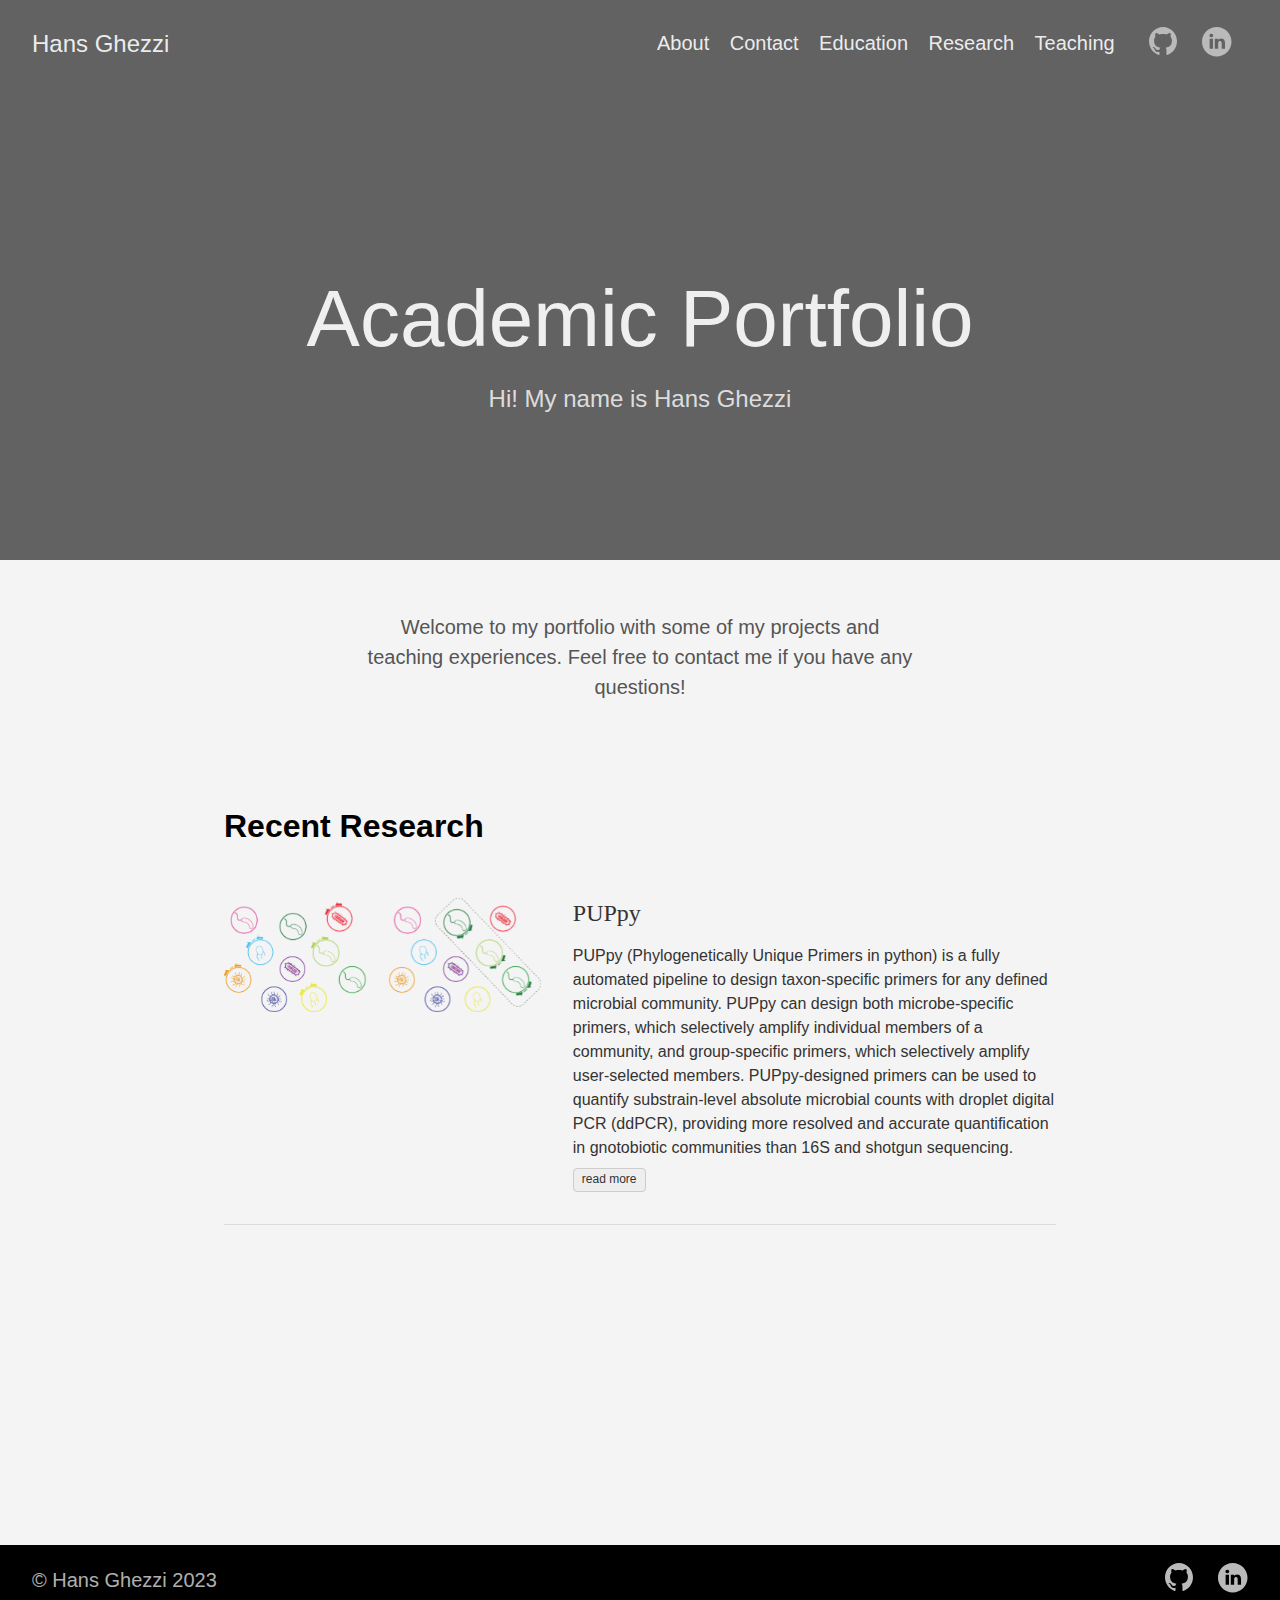
<file: index.html>
<!DOCTYPE html>
<html lang="en-us">
  <head>
    <meta charset="utf-8">
    <meta http-equiv="X-UA-Compatible" content="IE=edge,chrome=1">
    
    <title>Academic Portfolio | Hans Ghezzi</title>
    <meta name="viewport" content="width=device-width,minimum-scale=1">
    <meta name="description" content="Hi! My name is Hans Ghezzi">
    <meta name="generator" content="Hugo 0.71.0" />
    
    
    
    
      <meta name="robots" content="noindex, nofollow">
    

    
<link rel="stylesheet" href="https://hghezzi.github.io/hghezzi_portfolio/ananke/css/main.min.css" >



    
    
    
      

    

    
    
      <link href="https://hghezzi.github.io/hghezzi_portfolio/index.xml" rel="alternate" type="application/rss+xml" title="Hans Ghezzi" />
      <link href="https://hghezzi.github.io/hghezzi_portfolio/index.xml" rel="feed" type="application/rss+xml" title="Hans Ghezzi" />
      
    
    
    <meta property="og:title" content="Academic Portfolio" />
<meta property="og:description" content="Hi! My name is Hans Ghezzi" />
<meta property="og:type" content="website" />
<meta property="og:url" content="https://hghezzi.github.io/hghezzi_portfolio/" />
<meta property="og:updated_time" content="2023-08-01T12:00:00-05:00" /><meta property="og:site_name" content="Hans Ghezzi" />
<meta itemprop="name" content="Academic Portfolio">
<meta itemprop="description" content="Hi! My name is Hans Ghezzi"><meta name="twitter:card" content="summary"/>
<meta name="twitter:title" content="Academic Portfolio"/>
<meta name="twitter:description" content="Hi! My name is Hans Ghezzi"/>

	
  </head>

  <body class="ma0 avenir bg-near-white">

    

  
  <header class="cover bg-top" style="background-image: url('https://hghezzi.github.io/hghezzi_portfolio/images/Procida2.PNG');">
    <div class="bg-black-60">
      <nav class="pv3 ph3 ph4-ns" role="navigation">
  <div class="flex-l justify-between items-center center">
    <a href="https://hghezzi.github.io/hghezzi_portfolio/" class="f3 fw2 hover-white no-underline white-90 dib">
      
        Hans Ghezzi
      
    </a>
    <div class="flex-l items-center">
      

      
        <ul class="pl0 mr3">
          
          <li class="list f5 f4-ns fw4 dib pr3">
            <a class="hover-white no-underline white-90" href="https://hghezzi.github.io/hghezzi_portfolio/about/" title="About page">
              About
            </a>
          </li>
          
          <li class="list f5 f4-ns fw4 dib pr3">
            <a class="hover-white no-underline white-90" href="https://hghezzi.github.io/hghezzi_portfolio/contact/" title="Contact page">
              Contact
            </a>
          </li>
          
          <li class="list f5 f4-ns fw4 dib pr3">
            <a class="hover-white no-underline white-90" href="https://hghezzi.github.io/hghezzi_portfolio/education/" title="Education page">
              Education
            </a>
          </li>
          
          <li class="list f5 f4-ns fw4 dib pr3">
            <a class="hover-white no-underline white-90" href="https://hghezzi.github.io/hghezzi_portfolio/post/" title="Research page">
              Research
            </a>
          </li>
          
          <li class="list f5 f4-ns fw4 dib pr3">
            <a class="hover-white no-underline white-90" href="https://hghezzi.github.io/hghezzi_portfolio/teaching/" title="Teaching page">
              Teaching
            </a>
          </li>
          
        </ul>
      
      
<div class="ananke-socials">
  
    
    <a href="https://github.com/hghezzi" target="_blank" rel="noopener" class="github ananke-social-link link-transition stackoverflow link dib z-999 pt3 pt0-l mr1" title="GitHub link" aria-label="follow on GitHub——Opens in a new window">
      
        <span class="icon"><svg style="enable-background:new 0 0 512 512;" version="1.1" viewBox="0 0 512 512"  xml:space="preserve" xmlns="http://www.w3.org/2000/svg" xmlns:xlink="http://www.w3.org/1999/xlink" >
  <path d="M256,32C132.3,32,32,134.8,32,261.7c0,101.5,64.2,187.5,153.2,217.9c11.2,2.1,15.3-5,15.3-11.1   c0-5.5-0.2-19.9-0.3-39.1c-62.3,13.9-75.5-30.8-75.5-30.8c-10.2-26.5-24.9-33.6-24.9-33.6c-20.3-14.3,1.5-14,1.5-14   c22.5,1.6,34.3,23.7,34.3,23.7c20,35.1,52.4,25,65.2,19.1c2-14.8,7.8-25,14.2-30.7c-49.7-5.8-102-25.5-102-113.5   c0-25.1,8.7-45.6,23-61.6c-2.3-5.8-10-29.2,2.2-60.8c0,0,18.8-6.2,61.6,23.5c17.9-5.1,37-7.6,56.1-7.7c19,0.1,38.2,2.6,56.1,7.7   c42.8-29.7,61.5-23.5,61.5-23.5c12.2,31.6,4.5,55,2.2,60.8c14.3,16.1,23,36.6,23,61.6c0,88.2-52.4,107.6-102.3,113.3   c8,7.1,15.2,21.1,15.2,42.5c0,30.7-0.3,55.5-0.3,63c0,6.1,4,13.3,15.4,11C415.9,449.1,480,363.1,480,261.7   C480,134.8,379.7,32,256,32z"/>
</svg>
</span>
      
<span class="new-window"><svg  height="8px"  style="enable-background:new 0 0 1000 1000;" version="1.1" viewBox="0 0 1000 1000"  xml:space="preserve" xmlns="http://www.w3.org/2000/svg" xmlns:xlink="http://www.w3.org/1999/xlink" >
<path d="M598 128h298v298h-86v-152l-418 418-60-60 418-418h-152v-86zM810 810v-298h86v298c0 46-40 86-86 86h-596c-48 0-86-40-86-86v-596c0-46 38-86 86-86h298v86h-298v596h596z" style="fill-rule:evenodd;clip-rule:evenodd;"/>
</svg>
</span></a>
  
    
    <a href="http://ca.linkedin.com/in/hansghezzi" target="_blank" rel="noopener" class="linkedin ananke-social-link link-transition stackoverflow link dib z-999 pt3 pt0-l mr1" title="LinkedIn link" aria-label="follow on LinkedIn——Opens in a new window">
      
        <span class="icon"><svg style="enable-background:new 0 0 65 65;" version="1.1" viewBox="0 0 65 65"  xml:space="preserve" xmlns="http://www.w3.org/2000/svg" xmlns:xlink="http://www.w3.org/1999/xlink">
  <path d="M50.837,48.137V36.425c0-6.275-3.35-9.195-7.816-9.195  c-3.604,0-5.219,1.983-6.119,3.374V27.71h-6.79c0.09,1.917,0,20.427,0,20.427h6.79V36.729c0-0.609,0.044-1.219,0.224-1.655  c0.49-1.22,1.607-2.483,3.482-2.483c2.458,0,3.44,1.873,3.44,4.618v10.929H50.837z M22.959,24.922c2.367,0,3.842-1.57,3.842-3.531  c-0.044-2.003-1.475-3.528-3.797-3.528s-3.841,1.524-3.841,3.528c0,1.961,1.474,3.531,3.753,3.531H22.959z M34,64  C17.432,64,4,50.568,4,34C4,17.431,17.432,4,34,4s30,13.431,30,30C64,50.568,50.568,64,34,64z M26.354,48.137V27.71h-6.789v20.427  H26.354z" style="fill-rule:evenodd;clip-rule:evenodd;"/>
</svg>
</span>
      
<span class="new-window"><svg  height="8px"  style="enable-background:new 0 0 1000 1000;" version="1.1" viewBox="0 0 1000 1000"  xml:space="preserve" xmlns="http://www.w3.org/2000/svg" xmlns:xlink="http://www.w3.org/1999/xlink" >
<path d="M598 128h298v298h-86v-152l-418 418-60-60 418-418h-152v-86zM810 810v-298h86v298c0 46-40 86-86 86h-596c-48 0-86-40-86-86v-596c0-46 38-86 86-86h298v86h-298v596h596z" style="fill-rule:evenodd;clip-rule:evenodd;"/>
</svg>
</span></a>
  
</div>

    </div>
  </div>
</nav>

      <div class="tc-l pv4 pv6-l ph3 ph4-ns">
        <h1 class="f2 f-subheadline-l fw2 white-90 mb0 lh-title">
          Academic Portfolio
        </h1>
        
          <h2 class="fw1 f5 f3-l white-80 measure-wide-l center mt3">
            Hi! My name is Hans Ghezzi
          </h2>
        
      </div>
    </div>
  </header>


    <main class="pb7" role="main">
      
 <article class="cf ph3 ph5-l pv3 pv4-l f4 tc-l center measure-wide lh-copy mid-gray">
    <p>Welcome to my portfolio with some of my projects and teaching experiences. Feel free to contact me if you have any questions!</p>

  </article>
  
  
  
  
  
  
  
    
    

    <div class="pa3 pa4-ns w-100 w-70-ns center">
      
       
          <h1 class="flex-none">
            Recent Research
          </h1>
        

      

      <section class="w-100 mw8">
        
        
          <div class="relative w-100 mb4">
            
<article class="bb b--black-10">
  <div class="db pv4 ph3 ph0-l no-underline dark-gray">
    <div class="flex flex-column flex-row-ns">
      
          
        <div class="pr3-ns mb4 mb0-ns w-100 w-40-ns">
          <a href="https://hghezzi.github.io/hghezzi_portfolio/post/puppy/" class="db grow">
            <img src="https://hghezzi.github.io/hghezzi_portfolio/images/PUPpy_bacteria_noname.PNG" class="img" alt="image from PUPpy">
          </a>
        </div>
      
      <div class="blah w-100 w-60-ns pl3-ns">
        <h1 class="f3 fw1 athelas mt0 lh-title">
          <a href="https://hghezzi.github.io/hghezzi_portfolio/post/puppy/" class="color-inherit dim link">
            PUPpy
            </a>
        </h1>
        <div class="f6 f5-l lh-copy nested-copy-line-height nested-links">
          PUPpy (Phylogenetically Unique Primers in python) is a fully automated pipeline to design taxon-specific primers for any defined microbial community.
PUPpy can design both microbe-specific primers, which selectively amplify individual members of a community, and group-specific primers, which selectively amplify user-selected members.
  PUPpy-designed primers can be used to quantify substrain-level absolute microbial counts with droplet digital PCR (ddPCR), providing more resolved and accurate quantification in gnotobiotic communities than 16S and shotgun sequencing.
        </div>
          <a href="https://hghezzi.github.io/hghezzi_portfolio/post/puppy/" class="ba b--moon-gray bg-light-gray br2 color-inherit dib f7 hover-bg-moon-gray link mt2 ph2 pv1">read more</a>
        
      </div>
    </div>
  </div>
</article>

          </div>
        
      </section>

      

      </div>
  

    </main>
    <footer class="bg-black bottom-0 w-100 pa3" role="contentinfo">
  <div class="flex justify-between">
  <a class="f4 fw4 hover-white no-underline white-70 dn dib-ns pv2 ph3" href="https://hghezzi.github.io/hghezzi_portfolio/" >
    &copy;  Hans Ghezzi 2023 
  </a>
    <div>
<div class="ananke-socials">
  
    
    <a href="https://github.com/hghezzi" target="_blank" rel="noopener" class="github ananke-social-link link-transition stackoverflow link dib z-999 pt3 pt0-l mr1" title="GitHub link" aria-label="follow on GitHub——Opens in a new window">
      
        <span class="icon"><svg style="enable-background:new 0 0 512 512;" version="1.1" viewBox="0 0 512 512"  xml:space="preserve" xmlns="http://www.w3.org/2000/svg" xmlns:xlink="http://www.w3.org/1999/xlink" >
  <path d="M256,32C132.3,32,32,134.8,32,261.7c0,101.5,64.2,187.5,153.2,217.9c11.2,2.1,15.3-5,15.3-11.1   c0-5.5-0.2-19.9-0.3-39.1c-62.3,13.9-75.5-30.8-75.5-30.8c-10.2-26.5-24.9-33.6-24.9-33.6c-20.3-14.3,1.5-14,1.5-14   c22.5,1.6,34.3,23.7,34.3,23.7c20,35.1,52.4,25,65.2,19.1c2-14.8,7.8-25,14.2-30.7c-49.7-5.8-102-25.5-102-113.5   c0-25.1,8.7-45.6,23-61.6c-2.3-5.8-10-29.2,2.2-60.8c0,0,18.8-6.2,61.6,23.5c17.9-5.1,37-7.6,56.1-7.7c19,0.1,38.2,2.6,56.1,7.7   c42.8-29.7,61.5-23.5,61.5-23.5c12.2,31.6,4.5,55,2.2,60.8c14.3,16.1,23,36.6,23,61.6c0,88.2-52.4,107.6-102.3,113.3   c8,7.1,15.2,21.1,15.2,42.5c0,30.7-0.3,55.5-0.3,63c0,6.1,4,13.3,15.4,11C415.9,449.1,480,363.1,480,261.7   C480,134.8,379.7,32,256,32z"/>
</svg>
</span>
      
<span class="new-window"><svg  height="8px"  style="enable-background:new 0 0 1000 1000;" version="1.1" viewBox="0 0 1000 1000"  xml:space="preserve" xmlns="http://www.w3.org/2000/svg" xmlns:xlink="http://www.w3.org/1999/xlink" >
<path d="M598 128h298v298h-86v-152l-418 418-60-60 418-418h-152v-86zM810 810v-298h86v298c0 46-40 86-86 86h-596c-48 0-86-40-86-86v-596c0-46 38-86 86-86h298v86h-298v596h596z" style="fill-rule:evenodd;clip-rule:evenodd;"/>
</svg>
</span></a>
  
    
    <a href="http://ca.linkedin.com/in/hansghezzi" target="_blank" rel="noopener" class="linkedin ananke-social-link link-transition stackoverflow link dib z-999 pt3 pt0-l mr1" title="LinkedIn link" aria-label="follow on LinkedIn——Opens in a new window">
      
        <span class="icon"><svg style="enable-background:new 0 0 65 65;" version="1.1" viewBox="0 0 65 65"  xml:space="preserve" xmlns="http://www.w3.org/2000/svg" xmlns:xlink="http://www.w3.org/1999/xlink">
  <path d="M50.837,48.137V36.425c0-6.275-3.35-9.195-7.816-9.195  c-3.604,0-5.219,1.983-6.119,3.374V27.71h-6.79c0.09,1.917,0,20.427,0,20.427h6.79V36.729c0-0.609,0.044-1.219,0.224-1.655  c0.49-1.22,1.607-2.483,3.482-2.483c2.458,0,3.44,1.873,3.44,4.618v10.929H50.837z M22.959,24.922c2.367,0,3.842-1.57,3.842-3.531  c-0.044-2.003-1.475-3.528-3.797-3.528s-3.841,1.524-3.841,3.528c0,1.961,1.474,3.531,3.753,3.531H22.959z M34,64  C17.432,64,4,50.568,4,34C4,17.431,17.432,4,34,4s30,13.431,30,30C64,50.568,50.568,64,34,64z M26.354,48.137V27.71h-6.789v20.427  H26.354z" style="fill-rule:evenodd;clip-rule:evenodd;"/>
</svg>
</span>
      
<span class="new-window"><svg  height="8px"  style="enable-background:new 0 0 1000 1000;" version="1.1" viewBox="0 0 1000 1000"  xml:space="preserve" xmlns="http://www.w3.org/2000/svg" xmlns:xlink="http://www.w3.org/1999/xlink" >
<path d="M598 128h298v298h-86v-152l-418 418-60-60 418-418h-152v-86zM810 810v-298h86v298c0 46-40 86-86 86h-596c-48 0-86-40-86-86v-596c0-46 38-86 86-86h298v86h-298v596h596z" style="fill-rule:evenodd;clip-rule:evenodd;"/>
</svg>
</span></a>
  
</div>
</div>
  </div>
</footer>

  </body>
</html>
</file>
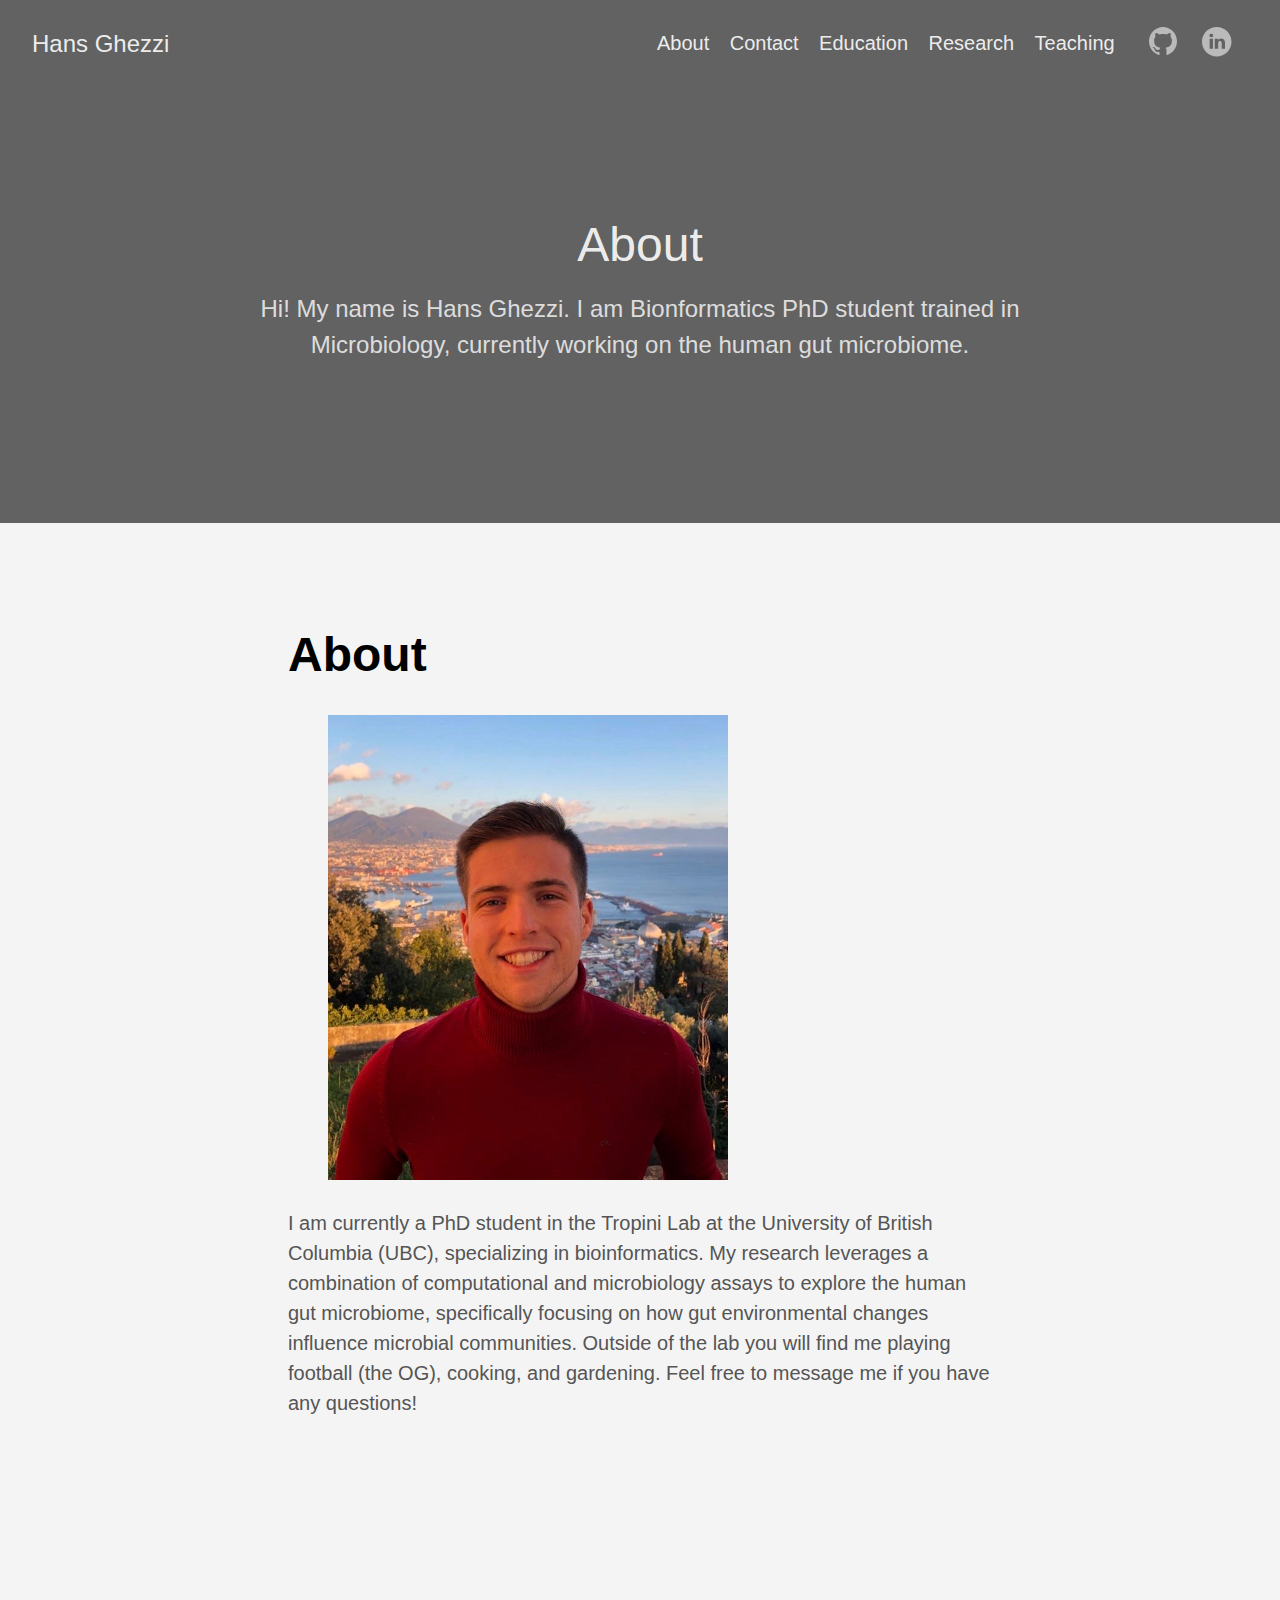
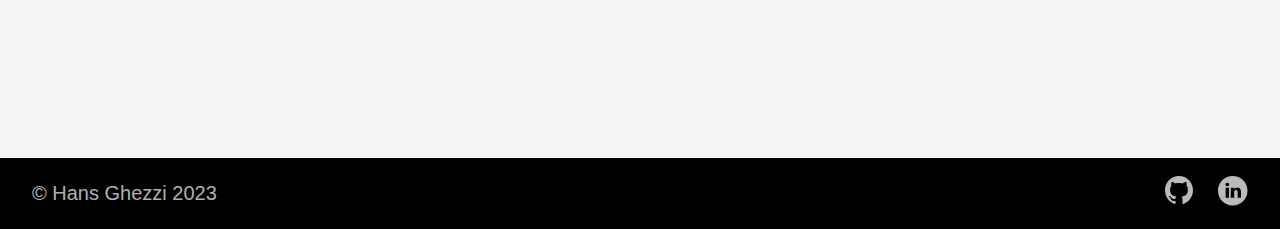
<file: about/index.html>
<!DOCTYPE html>
<html lang="en-us">
  <head>
    <meta charset="utf-8">
    <meta http-equiv="X-UA-Compatible" content="IE=edge,chrome=1">
    
    <title>About | Hans Ghezzi</title>
    <meta name="viewport" content="width=device-width,minimum-scale=1">
    <meta name="description" content="Hi! My name is Hans Ghezzi. I am Bionformatics PhD student trained in Microbiology, currently working on the human gut microbiome.">
    <meta name="generator" content="Hugo 0.71.0" />
    
    
    
    
      <meta name="robots" content="noindex, nofollow">
    

    
<link rel="stylesheet" href="https://hghezzi.github.io/hghezzi_portfolio/ananke/css/main.min.css" >



    
    
    
      

    

    
    
    <meta property="og:title" content="About" />
<meta property="og:description" content="Hi! My name is Hans Ghezzi. I am Bionformatics PhD student trained in Microbiology, currently working on the human gut microbiome." />
<meta property="og:type" content="article" />
<meta property="og:url" content="https://hghezzi.github.io/hghezzi_portfolio/about/" />
<meta property="og:site_name" content="Hans Ghezzi" />
<meta itemprop="name" content="About">
<meta itemprop="description" content="Hi! My name is Hans Ghezzi. I am Bionformatics PhD student trained in Microbiology, currently working on the human gut microbiome.">

<meta itemprop="wordCount" content="71">



<meta itemprop="keywords" content="" /><meta name="twitter:card" content="summary"/>
<meta name="twitter:title" content="About"/>
<meta name="twitter:description" content="Hi! My name is Hans Ghezzi. I am Bionformatics PhD student trained in Microbiology, currently working on the human gut microbiome."/>

	
  </head>

  <body class="ma0 avenir bg-near-white">

    

  
  <header class="cover bg-top" style="background-image: url('https://hghezzi.github.io/hghezzi_portfolio/images/Vesuvio.PNG');">
    <div class="bg-black-60">
      <nav class="pv3 ph3 ph4-ns" role="navigation">
  <div class="flex-l justify-between items-center center">
    <a href="https://hghezzi.github.io/hghezzi_portfolio/" class="f3 fw2 hover-white no-underline white-90 dib">
      
        Hans Ghezzi
      
    </a>
    <div class="flex-l items-center">
      

      
        <ul class="pl0 mr3">
          
          <li class="list f5 f4-ns fw4 dib pr3">
            <a class="hover-white no-underline white-90" href="https://hghezzi.github.io/hghezzi_portfolio/about/" title="About page">
              About
            </a>
          </li>
          
          <li class="list f5 f4-ns fw4 dib pr3">
            <a class="hover-white no-underline white-90" href="https://hghezzi.github.io/hghezzi_portfolio/contact/" title="Contact page">
              Contact
            </a>
          </li>
          
          <li class="list f5 f4-ns fw4 dib pr3">
            <a class="hover-white no-underline white-90" href="https://hghezzi.github.io/hghezzi_portfolio/education/" title="Education page">
              Education
            </a>
          </li>
          
          <li class="list f5 f4-ns fw4 dib pr3">
            <a class="hover-white no-underline white-90" href="https://hghezzi.github.io/hghezzi_portfolio/post/" title="Research page">
              Research
            </a>
          </li>
          
          <li class="list f5 f4-ns fw4 dib pr3">
            <a class="hover-white no-underline white-90" href="https://hghezzi.github.io/hghezzi_portfolio/teaching/" title="Teaching page">
              Teaching
            </a>
          </li>
          
        </ul>
      
      
<div class="ananke-socials">
  
    
    <a href="https://github.com/hghezzi" target="_blank" rel="noopener" class="github ananke-social-link link-transition stackoverflow link dib z-999 pt3 pt0-l mr1" title="GitHub link" aria-label="follow on GitHub——Opens in a new window">
      
        <span class="icon"><svg style="enable-background:new 0 0 512 512;" version="1.1" viewBox="0 0 512 512"  xml:space="preserve" xmlns="http://www.w3.org/2000/svg" xmlns:xlink="http://www.w3.org/1999/xlink" >
  <path d="M256,32C132.3,32,32,134.8,32,261.7c0,101.5,64.2,187.5,153.2,217.9c11.2,2.1,15.3-5,15.3-11.1   c0-5.5-0.2-19.9-0.3-39.1c-62.3,13.9-75.5-30.8-75.5-30.8c-10.2-26.5-24.9-33.6-24.9-33.6c-20.3-14.3,1.5-14,1.5-14   c22.5,1.6,34.3,23.7,34.3,23.7c20,35.1,52.4,25,65.2,19.1c2-14.8,7.8-25,14.2-30.7c-49.7-5.8-102-25.5-102-113.5   c0-25.1,8.7-45.6,23-61.6c-2.3-5.8-10-29.2,2.2-60.8c0,0,18.8-6.2,61.6,23.5c17.9-5.1,37-7.6,56.1-7.7c19,0.1,38.2,2.6,56.1,7.7   c42.8-29.7,61.5-23.5,61.5-23.5c12.2,31.6,4.5,55,2.2,60.8c14.3,16.1,23,36.6,23,61.6c0,88.2-52.4,107.6-102.3,113.3   c8,7.1,15.2,21.1,15.2,42.5c0,30.7-0.3,55.5-0.3,63c0,6.1,4,13.3,15.4,11C415.9,449.1,480,363.1,480,261.7   C480,134.8,379.7,32,256,32z"/>
</svg>
</span>
      
<span class="new-window"><svg  height="8px"  style="enable-background:new 0 0 1000 1000;" version="1.1" viewBox="0 0 1000 1000"  xml:space="preserve" xmlns="http://www.w3.org/2000/svg" xmlns:xlink="http://www.w3.org/1999/xlink" >
<path d="M598 128h298v298h-86v-152l-418 418-60-60 418-418h-152v-86zM810 810v-298h86v298c0 46-40 86-86 86h-596c-48 0-86-40-86-86v-596c0-46 38-86 86-86h298v86h-298v596h596z" style="fill-rule:evenodd;clip-rule:evenodd;"/>
</svg>
</span></a>
  
    
    <a href="http://ca.linkedin.com/in/hansghezzi" target="_blank" rel="noopener" class="linkedin ananke-social-link link-transition stackoverflow link dib z-999 pt3 pt0-l mr1" title="LinkedIn link" aria-label="follow on LinkedIn——Opens in a new window">
      
        <span class="icon"><svg style="enable-background:new 0 0 65 65;" version="1.1" viewBox="0 0 65 65"  xml:space="preserve" xmlns="http://www.w3.org/2000/svg" xmlns:xlink="http://www.w3.org/1999/xlink">
  <path d="M50.837,48.137V36.425c0-6.275-3.35-9.195-7.816-9.195  c-3.604,0-5.219,1.983-6.119,3.374V27.71h-6.79c0.09,1.917,0,20.427,0,20.427h6.79V36.729c0-0.609,0.044-1.219,0.224-1.655  c0.49-1.22,1.607-2.483,3.482-2.483c2.458,0,3.44,1.873,3.44,4.618v10.929H50.837z M22.959,24.922c2.367,0,3.842-1.57,3.842-3.531  c-0.044-2.003-1.475-3.528-3.797-3.528s-3.841,1.524-3.841,3.528c0,1.961,1.474,3.531,3.753,3.531H22.959z M34,64  C17.432,64,4,50.568,4,34C4,17.431,17.432,4,34,4s30,13.431,30,30C64,50.568,50.568,64,34,64z M26.354,48.137V27.71h-6.789v20.427  H26.354z" style="fill-rule:evenodd;clip-rule:evenodd;"/>
</svg>
</span>
      
<span class="new-window"><svg  height="8px"  style="enable-background:new 0 0 1000 1000;" version="1.1" viewBox="0 0 1000 1000"  xml:space="preserve" xmlns="http://www.w3.org/2000/svg" xmlns:xlink="http://www.w3.org/1999/xlink" >
<path d="M598 128h298v298h-86v-152l-418 418-60-60 418-418h-152v-86zM810 810v-298h86v298c0 46-40 86-86 86h-596c-48 0-86-40-86-86v-596c0-46 38-86 86-86h298v86h-298v596h596z" style="fill-rule:evenodd;clip-rule:evenodd;"/>
</svg>
</span></a>
  
</div>

    </div>
  </div>
</nav>

      <div class="tc-l pv6 ph3 ph4-ns">
        
          <div class="f2 f1-l fw2 white-90 mb0 lh-title">About</div>
          
            <div class="fw1 f5 f3-l white-80 measure-wide-l center lh-copy mt3 mb4">
              Hi! My name is Hans Ghezzi. I am Bionformatics PhD student trained in Microbiology, currently working on the human gut microbiome.
            </div>
          
        
      </div>
    </div>
  </header>


    <main class="pb7" role="main">
      
  <div class="flex-l mt2 mw8 center">
    <article class="center cf pv5 ph3 ph4-ns mw7">
      <header>
        <h1 class="f1">
          About
        </h1>
      </header>
      <div class="nested-copy-line-height lh-copy f4 nested-links mid-gray">
        <figure>
    <img src="https://hghezzi.github.io/hghezzi_portfolio/images/HG_photo.JPEG" width="400"/> 
</figure>

<p>I am currently a PhD student in the Tropini Lab at the University of British Columbia (UBC), specializing in bioinformatics. My research leverages a combination of computational and microbiology assays to explore the human gut microbiome, specifically focusing on how gut environmental changes influence microbial communities. Outside of the lab you will find me playing football (the OG), cooking, and gardening. Feel free to message me if you have any questions!</p>

      </div>
    </article>
  </div>

    </main>
    <footer class="bg-black bottom-0 w-100 pa3" role="contentinfo">
  <div class="flex justify-between">
  <a class="f4 fw4 hover-white no-underline white-70 dn dib-ns pv2 ph3" href="https://hghezzi.github.io/hghezzi_portfolio/" >
    &copy;  Hans Ghezzi 2023 
  </a>
    <div>
<div class="ananke-socials">
  
    
    <a href="https://github.com/hghezzi" target="_blank" rel="noopener" class="github ananke-social-link link-transition stackoverflow link dib z-999 pt3 pt0-l mr1" title="GitHub link" aria-label="follow on GitHub——Opens in a new window">
      
        <span class="icon"><svg style="enable-background:new 0 0 512 512;" version="1.1" viewBox="0 0 512 512"  xml:space="preserve" xmlns="http://www.w3.org/2000/svg" xmlns:xlink="http://www.w3.org/1999/xlink" >
  <path d="M256,32C132.3,32,32,134.8,32,261.7c0,101.5,64.2,187.5,153.2,217.9c11.2,2.1,15.3-5,15.3-11.1   c0-5.5-0.2-19.9-0.3-39.1c-62.3,13.9-75.5-30.8-75.5-30.8c-10.2-26.5-24.9-33.6-24.9-33.6c-20.3-14.3,1.5-14,1.5-14   c22.5,1.6,34.3,23.7,34.3,23.7c20,35.1,52.4,25,65.2,19.1c2-14.8,7.8-25,14.2-30.7c-49.7-5.8-102-25.5-102-113.5   c0-25.1,8.7-45.6,23-61.6c-2.3-5.8-10-29.2,2.2-60.8c0,0,18.8-6.2,61.6,23.5c17.9-5.1,37-7.6,56.1-7.7c19,0.1,38.2,2.6,56.1,7.7   c42.8-29.7,61.5-23.5,61.5-23.5c12.2,31.6,4.5,55,2.2,60.8c14.3,16.1,23,36.6,23,61.6c0,88.2-52.4,107.6-102.3,113.3   c8,7.1,15.2,21.1,15.2,42.5c0,30.7-0.3,55.5-0.3,63c0,6.1,4,13.3,15.4,11C415.9,449.1,480,363.1,480,261.7   C480,134.8,379.7,32,256,32z"/>
</svg>
</span>
      
<span class="new-window"><svg  height="8px"  style="enable-background:new 0 0 1000 1000;" version="1.1" viewBox="0 0 1000 1000"  xml:space="preserve" xmlns="http://www.w3.org/2000/svg" xmlns:xlink="http://www.w3.org/1999/xlink" >
<path d="M598 128h298v298h-86v-152l-418 418-60-60 418-418h-152v-86zM810 810v-298h86v298c0 46-40 86-86 86h-596c-48 0-86-40-86-86v-596c0-46 38-86 86-86h298v86h-298v596h596z" style="fill-rule:evenodd;clip-rule:evenodd;"/>
</svg>
</span></a>
  
    
    <a href="http://ca.linkedin.com/in/hansghezzi" target="_blank" rel="noopener" class="linkedin ananke-social-link link-transition stackoverflow link dib z-999 pt3 pt0-l mr1" title="LinkedIn link" aria-label="follow on LinkedIn——Opens in a new window">
      
        <span class="icon"><svg style="enable-background:new 0 0 65 65;" version="1.1" viewBox="0 0 65 65"  xml:space="preserve" xmlns="http://www.w3.org/2000/svg" xmlns:xlink="http://www.w3.org/1999/xlink">
  <path d="M50.837,48.137V36.425c0-6.275-3.35-9.195-7.816-9.195  c-3.604,0-5.219,1.983-6.119,3.374V27.71h-6.79c0.09,1.917,0,20.427,0,20.427h6.79V36.729c0-0.609,0.044-1.219,0.224-1.655  c0.49-1.22,1.607-2.483,3.482-2.483c2.458,0,3.44,1.873,3.44,4.618v10.929H50.837z M22.959,24.922c2.367,0,3.842-1.57,3.842-3.531  c-0.044-2.003-1.475-3.528-3.797-3.528s-3.841,1.524-3.841,3.528c0,1.961,1.474,3.531,3.753,3.531H22.959z M34,64  C17.432,64,4,50.568,4,34C4,17.431,17.432,4,34,4s30,13.431,30,30C64,50.568,50.568,64,34,64z M26.354,48.137V27.71h-6.789v20.427  H26.354z" style="fill-rule:evenodd;clip-rule:evenodd;"/>
</svg>
</span>
      
<span class="new-window"><svg  height="8px"  style="enable-background:new 0 0 1000 1000;" version="1.1" viewBox="0 0 1000 1000"  xml:space="preserve" xmlns="http://www.w3.org/2000/svg" xmlns:xlink="http://www.w3.org/1999/xlink" >
<path d="M598 128h298v298h-86v-152l-418 418-60-60 418-418h-152v-86zM810 810v-298h86v298c0 46-40 86-86 86h-596c-48 0-86-40-86-86v-596c0-46 38-86 86-86h298v86h-298v596h596z" style="fill-rule:evenodd;clip-rule:evenodd;"/>
</svg>
</span></a>
  
</div>
</div>
  </div>
</footer>

  </body>
</html>
</file>
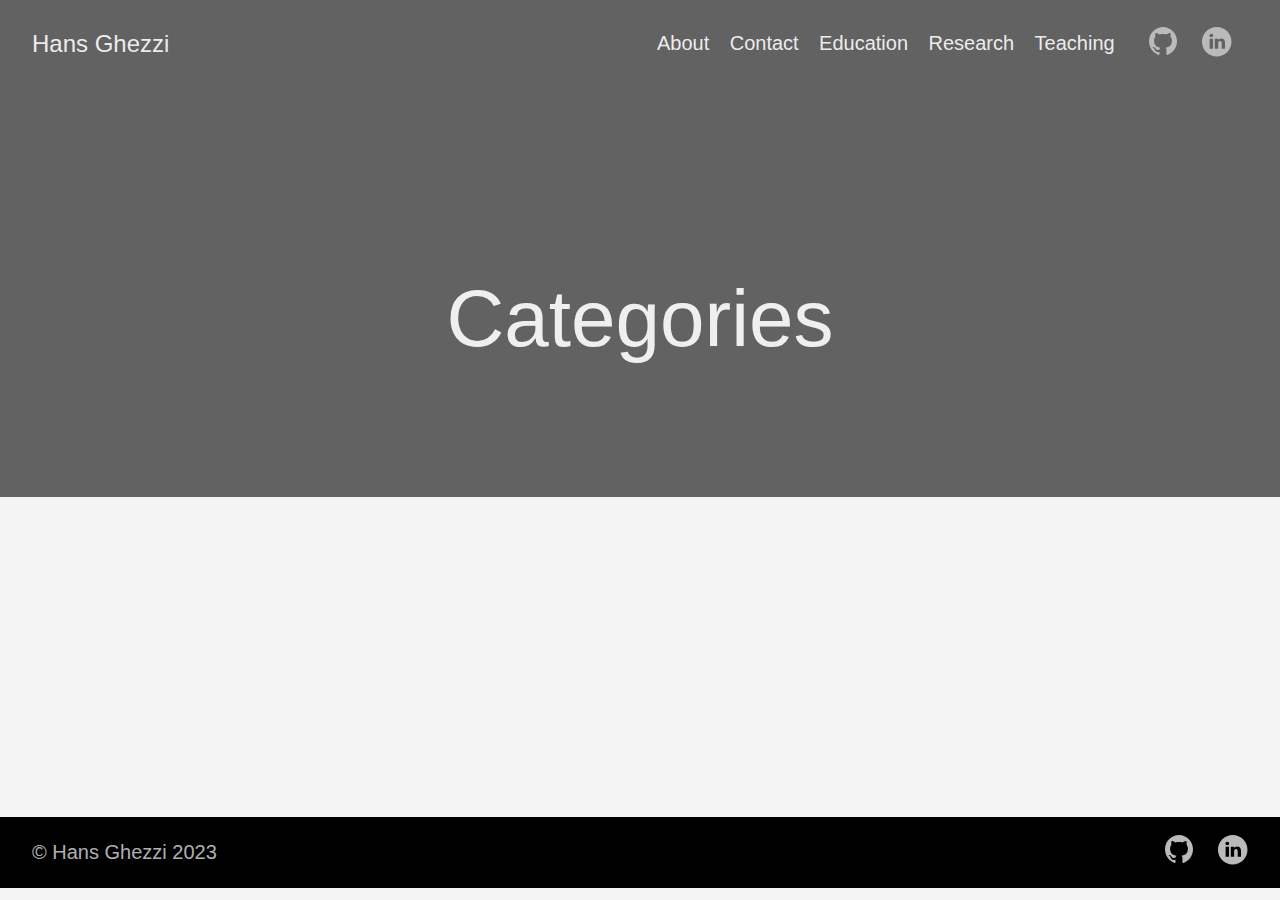
<file: categories/index.html>
<!DOCTYPE html>
<html lang="en-us">
  <head>
    <meta charset="utf-8">
    <meta http-equiv="X-UA-Compatible" content="IE=edge,chrome=1">
    
    <title>Hans Ghezzi</title>
    <meta name="viewport" content="width=device-width,minimum-scale=1">
    <meta name="description" content="The last theme you&#39;ll ever need. Maybe.">
    <meta name="generator" content="Hugo 0.71.0" />
    
    
    
    
      <meta name="robots" content="noindex, nofollow">
    

    
<link rel="stylesheet" href="https://hghezzi.github.io/hghezzi_portfolio/ananke/css/main.min.css" >



    
    
    
      

    

    
    
      <link href="https://hghezzi.github.io/hghezzi_portfolio/categories/index.xml" rel="alternate" type="application/rss+xml" title="Hans Ghezzi" />
      <link href="https://hghezzi.github.io/hghezzi_portfolio/categories/index.xml" rel="feed" type="application/rss+xml" title="Hans Ghezzi" />
      
    
    
    <meta property="og:title" content="Categories" />
<meta property="og:description" content="The last theme you&#39;ll ever need. Maybe." />
<meta property="og:type" content="website" />
<meta property="og:url" content="https://hghezzi.github.io/hghezzi_portfolio/categories/" />
<meta property="og:site_name" content="Hans Ghezzi" />
<meta itemprop="name" content="Categories">
<meta itemprop="description" content="The last theme you&#39;ll ever need. Maybe."><meta name="twitter:card" content="summary"/>
<meta name="twitter:title" content="Categories"/>
<meta name="twitter:description" content="The last theme you&#39;ll ever need. Maybe."/>

	
  </head>

  <body class="ma0 avenir bg-near-white">

    

  
  <header class="cover bg-top" style="background-image: url('https://hghezzi.github.io/hghezzi_portfolio/images/Procida2.PNG');">
    <div class="bg-black-60">
      <nav class="pv3 ph3 ph4-ns" role="navigation">
  <div class="flex-l justify-between items-center center">
    <a href="https://hghezzi.github.io/hghezzi_portfolio/" class="f3 fw2 hover-white no-underline white-90 dib">
      
        Hans Ghezzi
      
    </a>
    <div class="flex-l items-center">
      

      
        <ul class="pl0 mr3">
          
          <li class="list f5 f4-ns fw4 dib pr3">
            <a class="hover-white no-underline white-90" href="https://hghezzi.github.io/hghezzi_portfolio/about/" title="About page">
              About
            </a>
          </li>
          
          <li class="list f5 f4-ns fw4 dib pr3">
            <a class="hover-white no-underline white-90" href="https://hghezzi.github.io/hghezzi_portfolio/contact/" title="Contact page">
              Contact
            </a>
          </li>
          
          <li class="list f5 f4-ns fw4 dib pr3">
            <a class="hover-white no-underline white-90" href="https://hghezzi.github.io/hghezzi_portfolio/education/" title="Education page">
              Education
            </a>
          </li>
          
          <li class="list f5 f4-ns fw4 dib pr3">
            <a class="hover-white no-underline white-90" href="https://hghezzi.github.io/hghezzi_portfolio/post/" title="Research page">
              Research
            </a>
          </li>
          
          <li class="list f5 f4-ns fw4 dib pr3">
            <a class="hover-white no-underline white-90" href="https://hghezzi.github.io/hghezzi_portfolio/teaching/" title="Teaching page">
              Teaching
            </a>
          </li>
          
        </ul>
      
      
<div class="ananke-socials">
  
    
    <a href="https://github.com/hghezzi" target="_blank" rel="noopener" class="github ananke-social-link link-transition stackoverflow link dib z-999 pt3 pt0-l mr1" title="GitHub link" aria-label="follow on GitHub——Opens in a new window">
      
        <span class="icon"><svg style="enable-background:new 0 0 512 512;" version="1.1" viewBox="0 0 512 512"  xml:space="preserve" xmlns="http://www.w3.org/2000/svg" xmlns:xlink="http://www.w3.org/1999/xlink" >
  <path d="M256,32C132.3,32,32,134.8,32,261.7c0,101.5,64.2,187.5,153.2,217.9c11.2,2.1,15.3-5,15.3-11.1   c0-5.5-0.2-19.9-0.3-39.1c-62.3,13.9-75.5-30.8-75.5-30.8c-10.2-26.5-24.9-33.6-24.9-33.6c-20.3-14.3,1.5-14,1.5-14   c22.5,1.6,34.3,23.7,34.3,23.7c20,35.1,52.4,25,65.2,19.1c2-14.8,7.8-25,14.2-30.7c-49.7-5.8-102-25.5-102-113.5   c0-25.1,8.7-45.6,23-61.6c-2.3-5.8-10-29.2,2.2-60.8c0,0,18.8-6.2,61.6,23.5c17.9-5.1,37-7.6,56.1-7.7c19,0.1,38.2,2.6,56.1,7.7   c42.8-29.7,61.5-23.5,61.5-23.5c12.2,31.6,4.5,55,2.2,60.8c14.3,16.1,23,36.6,23,61.6c0,88.2-52.4,107.6-102.3,113.3   c8,7.1,15.2,21.1,15.2,42.5c0,30.7-0.3,55.5-0.3,63c0,6.1,4,13.3,15.4,11C415.9,449.1,480,363.1,480,261.7   C480,134.8,379.7,32,256,32z"/>
</svg>
</span>
      
<span class="new-window"><svg  height="8px"  style="enable-background:new 0 0 1000 1000;" version="1.1" viewBox="0 0 1000 1000"  xml:space="preserve" xmlns="http://www.w3.org/2000/svg" xmlns:xlink="http://www.w3.org/1999/xlink" >
<path d="M598 128h298v298h-86v-152l-418 418-60-60 418-418h-152v-86zM810 810v-298h86v298c0 46-40 86-86 86h-596c-48 0-86-40-86-86v-596c0-46 38-86 86-86h298v86h-298v596h596z" style="fill-rule:evenodd;clip-rule:evenodd;"/>
</svg>
</span></a>
  
    
    <a href="http://ca.linkedin.com/in/hansghezzi" target="_blank" rel="noopener" class="linkedin ananke-social-link link-transition stackoverflow link dib z-999 pt3 pt0-l mr1" title="LinkedIn link" aria-label="follow on LinkedIn——Opens in a new window">
      
        <span class="icon"><svg style="enable-background:new 0 0 65 65;" version="1.1" viewBox="0 0 65 65"  xml:space="preserve" xmlns="http://www.w3.org/2000/svg" xmlns:xlink="http://www.w3.org/1999/xlink">
  <path d="M50.837,48.137V36.425c0-6.275-3.35-9.195-7.816-9.195  c-3.604,0-5.219,1.983-6.119,3.374V27.71h-6.79c0.09,1.917,0,20.427,0,20.427h6.79V36.729c0-0.609,0.044-1.219,0.224-1.655  c0.49-1.22,1.607-2.483,3.482-2.483c2.458,0,3.44,1.873,3.44,4.618v10.929H50.837z M22.959,24.922c2.367,0,3.842-1.57,3.842-3.531  c-0.044-2.003-1.475-3.528-3.797-3.528s-3.841,1.524-3.841,3.528c0,1.961,1.474,3.531,3.753,3.531H22.959z M34,64  C17.432,64,4,50.568,4,34C4,17.431,17.432,4,34,4s30,13.431,30,30C64,50.568,50.568,64,34,64z M26.354,48.137V27.71h-6.789v20.427  H26.354z" style="fill-rule:evenodd;clip-rule:evenodd;"/>
</svg>
</span>
      
<span class="new-window"><svg  height="8px"  style="enable-background:new 0 0 1000 1000;" version="1.1" viewBox="0 0 1000 1000"  xml:space="preserve" xmlns="http://www.w3.org/2000/svg" xmlns:xlink="http://www.w3.org/1999/xlink" >
<path d="M598 128h298v298h-86v-152l-418 418-60-60 418-418h-152v-86zM810 810v-298h86v298c0 46-40 86-86 86h-596c-48 0-86-40-86-86v-596c0-46 38-86 86-86h298v86h-298v596h596z" style="fill-rule:evenodd;clip-rule:evenodd;"/>
</svg>
</span></a>
  
</div>

    </div>
  </div>
</nav>

      <div class="tc-l pv4 pv6-l ph3 ph4-ns">
        <h1 class="f2 f-subheadline-l fw2 white-90 mb0 lh-title">
          Categories
        </h1>
        
      </div>
    </div>
  </header>


    <main class="pb7" role="main">
      
    
  <article class="cf pa3 pa4-m pa4-l">
    <div class="measure-wide-l center f4 lh-copy nested-copy-line-height nested-links mid-gray">
      
    </div>
  </article>
  <div class="mw8 center">
    <section class="ph4">
      
    </section>
  </div>

    </main>
    <footer class="bg-black bottom-0 w-100 pa3" role="contentinfo">
  <div class="flex justify-between">
  <a class="f4 fw4 hover-white no-underline white-70 dn dib-ns pv2 ph3" href="https://hghezzi.github.io/hghezzi_portfolio/" >
    &copy;  Hans Ghezzi 2023 
  </a>
    <div>
<div class="ananke-socials">
  
    
    <a href="https://github.com/hghezzi" target="_blank" rel="noopener" class="github ananke-social-link link-transition stackoverflow link dib z-999 pt3 pt0-l mr1" title="GitHub link" aria-label="follow on GitHub——Opens in a new window">
      
        <span class="icon"><svg style="enable-background:new 0 0 512 512;" version="1.1" viewBox="0 0 512 512"  xml:space="preserve" xmlns="http://www.w3.org/2000/svg" xmlns:xlink="http://www.w3.org/1999/xlink" >
  <path d="M256,32C132.3,32,32,134.8,32,261.7c0,101.5,64.2,187.5,153.2,217.9c11.2,2.1,15.3-5,15.3-11.1   c0-5.5-0.2-19.9-0.3-39.1c-62.3,13.9-75.5-30.8-75.5-30.8c-10.2-26.5-24.9-33.6-24.9-33.6c-20.3-14.3,1.5-14,1.5-14   c22.5,1.6,34.3,23.7,34.3,23.7c20,35.1,52.4,25,65.2,19.1c2-14.8,7.8-25,14.2-30.7c-49.7-5.8-102-25.5-102-113.5   c0-25.1,8.7-45.6,23-61.6c-2.3-5.8-10-29.2,2.2-60.8c0,0,18.8-6.2,61.6,23.5c17.9-5.1,37-7.6,56.1-7.7c19,0.1,38.2,2.6,56.1,7.7   c42.8-29.7,61.5-23.5,61.5-23.5c12.2,31.6,4.5,55,2.2,60.8c14.3,16.1,23,36.6,23,61.6c0,88.2-52.4,107.6-102.3,113.3   c8,7.1,15.2,21.1,15.2,42.5c0,30.7-0.3,55.5-0.3,63c0,6.1,4,13.3,15.4,11C415.9,449.1,480,363.1,480,261.7   C480,134.8,379.7,32,256,32z"/>
</svg>
</span>
      
<span class="new-window"><svg  height="8px"  style="enable-background:new 0 0 1000 1000;" version="1.1" viewBox="0 0 1000 1000"  xml:space="preserve" xmlns="http://www.w3.org/2000/svg" xmlns:xlink="http://www.w3.org/1999/xlink" >
<path d="M598 128h298v298h-86v-152l-418 418-60-60 418-418h-152v-86zM810 810v-298h86v298c0 46-40 86-86 86h-596c-48 0-86-40-86-86v-596c0-46 38-86 86-86h298v86h-298v596h596z" style="fill-rule:evenodd;clip-rule:evenodd;"/>
</svg>
</span></a>
  
    
    <a href="http://ca.linkedin.com/in/hansghezzi" target="_blank" rel="noopener" class="linkedin ananke-social-link link-transition stackoverflow link dib z-999 pt3 pt0-l mr1" title="LinkedIn link" aria-label="follow on LinkedIn——Opens in a new window">
      
        <span class="icon"><svg style="enable-background:new 0 0 65 65;" version="1.1" viewBox="0 0 65 65"  xml:space="preserve" xmlns="http://www.w3.org/2000/svg" xmlns:xlink="http://www.w3.org/1999/xlink">
  <path d="M50.837,48.137V36.425c0-6.275-3.35-9.195-7.816-9.195  c-3.604,0-5.219,1.983-6.119,3.374V27.71h-6.79c0.09,1.917,0,20.427,0,20.427h6.79V36.729c0-0.609,0.044-1.219,0.224-1.655  c0.49-1.22,1.607-2.483,3.482-2.483c2.458,0,3.44,1.873,3.44,4.618v10.929H50.837z M22.959,24.922c2.367,0,3.842-1.57,3.842-3.531  c-0.044-2.003-1.475-3.528-3.797-3.528s-3.841,1.524-3.841,3.528c0,1.961,1.474,3.531,3.753,3.531H22.959z M34,64  C17.432,64,4,50.568,4,34C4,17.431,17.432,4,34,4s30,13.431,30,30C64,50.568,50.568,64,34,64z M26.354,48.137V27.71h-6.789v20.427  H26.354z" style="fill-rule:evenodd;clip-rule:evenodd;"/>
</svg>
</span>
      
<span class="new-window"><svg  height="8px"  style="enable-background:new 0 0 1000 1000;" version="1.1" viewBox="0 0 1000 1000"  xml:space="preserve" xmlns="http://www.w3.org/2000/svg" xmlns:xlink="http://www.w3.org/1999/xlink" >
<path d="M598 128h298v298h-86v-152l-418 418-60-60 418-418h-152v-86zM810 810v-298h86v298c0 46-40 86-86 86h-596c-48 0-86-40-86-86v-596c0-46 38-86 86-86h298v86h-298v596h596z" style="fill-rule:evenodd;clip-rule:evenodd;"/>
</svg>
</span></a>
  
</div>
</div>
  </div>
</footer>

  </body>
</html>
</file>
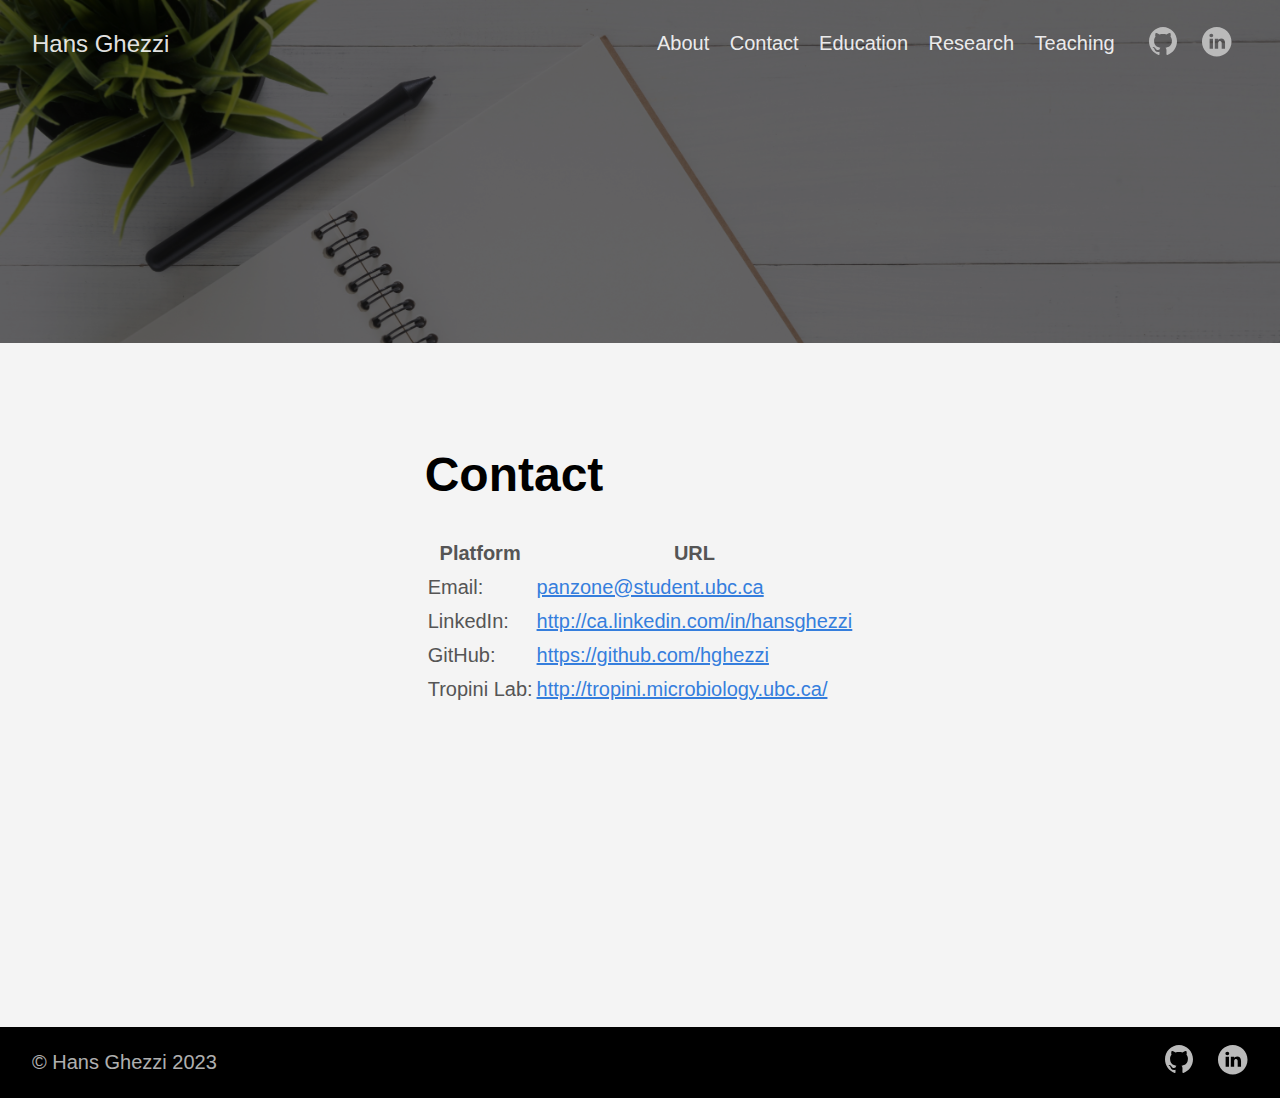
<file: contact/index.html>
<!DOCTYPE html>
<html lang="en-us">
  <head>
    <meta charset="utf-8">
    <meta http-equiv="X-UA-Compatible" content="IE=edge,chrome=1">
    
    <title>Contact | Hans Ghezzi</title>
    <meta name="viewport" content="width=device-width,minimum-scale=1">
    <meta name="description" content="We&#39;d love to hear from you">
    <meta name="generator" content="Hugo 0.71.0" />
    
    
    
    
      <meta name="robots" content="noindex, nofollow">
    

    
<link rel="stylesheet" href="https://hghezzi.github.io/hghezzi_portfolio/ananke/css/main.min.css" >



    
    
    
      

    

    
    
    <meta property="og:title" content="Contact" />
<meta property="og:description" content="We&#39;d love to hear from you" />
<meta property="og:type" content="article" />
<meta property="og:url" content="https://hghezzi.github.io/hghezzi_portfolio/contact/" />
<meta property="og:site_name" content="Hans Ghezzi" />
<meta itemprop="name" content="Contact">
<meta itemprop="description" content="We&#39;d love to hear from you">

<meta itemprop="wordCount" content="11">



<meta itemprop="keywords" content="" /><meta name="twitter:card" content="summary"/>
<meta name="twitter:title" content="Contact"/>
<meta name="twitter:description" content="We&#39;d love to hear from you"/>

	
  </head>

  <body class="ma0 avenir bg-near-white">

    

  
  <header class="cover bg-top" style="background-image: url('https://hghezzi.github.io/hghezzi_portfolio/images/notebook.JPEG');">
    <div class="bg-black-60">
      <nav class="pv3 ph3 ph4-ns" role="navigation">
  <div class="flex-l justify-between items-center center">
    <a href="https://hghezzi.github.io/hghezzi_portfolio/" class="f3 fw2 hover-white no-underline white-90 dib">
      
        Hans Ghezzi
      
    </a>
    <div class="flex-l items-center">
      

      
        <ul class="pl0 mr3">
          
          <li class="list f5 f4-ns fw4 dib pr3">
            <a class="hover-white no-underline white-90" href="https://hghezzi.github.io/hghezzi_portfolio/about/" title="About page">
              About
            </a>
          </li>
          
          <li class="list f5 f4-ns fw4 dib pr3">
            <a class="hover-white no-underline white-90" href="https://hghezzi.github.io/hghezzi_portfolio/contact/" title="Contact page">
              Contact
            </a>
          </li>
          
          <li class="list f5 f4-ns fw4 dib pr3">
            <a class="hover-white no-underline white-90" href="https://hghezzi.github.io/hghezzi_portfolio/education/" title="Education page">
              Education
            </a>
          </li>
          
          <li class="list f5 f4-ns fw4 dib pr3">
            <a class="hover-white no-underline white-90" href="https://hghezzi.github.io/hghezzi_portfolio/post/" title="Research page">
              Research
            </a>
          </li>
          
          <li class="list f5 f4-ns fw4 dib pr3">
            <a class="hover-white no-underline white-90" href="https://hghezzi.github.io/hghezzi_portfolio/teaching/" title="Teaching page">
              Teaching
            </a>
          </li>
          
        </ul>
      
      
<div class="ananke-socials">
  
    
    <a href="https://github.com/hghezzi" target="_blank" rel="noopener" class="github ananke-social-link link-transition stackoverflow link dib z-999 pt3 pt0-l mr1" title="GitHub link" aria-label="follow on GitHub——Opens in a new window">
      
        <span class="icon"><svg style="enable-background:new 0 0 512 512;" version="1.1" viewBox="0 0 512 512"  xml:space="preserve" xmlns="http://www.w3.org/2000/svg" xmlns:xlink="http://www.w3.org/1999/xlink" >
  <path d="M256,32C132.3,32,32,134.8,32,261.7c0,101.5,64.2,187.5,153.2,217.9c11.2,2.1,15.3-5,15.3-11.1   c0-5.5-0.2-19.9-0.3-39.1c-62.3,13.9-75.5-30.8-75.5-30.8c-10.2-26.5-24.9-33.6-24.9-33.6c-20.3-14.3,1.5-14,1.5-14   c22.5,1.6,34.3,23.7,34.3,23.7c20,35.1,52.4,25,65.2,19.1c2-14.8,7.8-25,14.2-30.7c-49.7-5.8-102-25.5-102-113.5   c0-25.1,8.7-45.6,23-61.6c-2.3-5.8-10-29.2,2.2-60.8c0,0,18.8-6.2,61.6,23.5c17.9-5.1,37-7.6,56.1-7.7c19,0.1,38.2,2.6,56.1,7.7   c42.8-29.7,61.5-23.5,61.5-23.5c12.2,31.6,4.5,55,2.2,60.8c14.3,16.1,23,36.6,23,61.6c0,88.2-52.4,107.6-102.3,113.3   c8,7.1,15.2,21.1,15.2,42.5c0,30.7-0.3,55.5-0.3,63c0,6.1,4,13.3,15.4,11C415.9,449.1,480,363.1,480,261.7   C480,134.8,379.7,32,256,32z"/>
</svg>
</span>
      
<span class="new-window"><svg  height="8px"  style="enable-background:new 0 0 1000 1000;" version="1.1" viewBox="0 0 1000 1000"  xml:space="preserve" xmlns="http://www.w3.org/2000/svg" xmlns:xlink="http://www.w3.org/1999/xlink" >
<path d="M598 128h298v298h-86v-152l-418 418-60-60 418-418h-152v-86zM810 810v-298h86v298c0 46-40 86-86 86h-596c-48 0-86-40-86-86v-596c0-46 38-86 86-86h298v86h-298v596h596z" style="fill-rule:evenodd;clip-rule:evenodd;"/>
</svg>
</span></a>
  
    
    <a href="http://ca.linkedin.com/in/hansghezzi" target="_blank" rel="noopener" class="linkedin ananke-social-link link-transition stackoverflow link dib z-999 pt3 pt0-l mr1" title="LinkedIn link" aria-label="follow on LinkedIn——Opens in a new window">
      
        <span class="icon"><svg style="enable-background:new 0 0 65 65;" version="1.1" viewBox="0 0 65 65"  xml:space="preserve" xmlns="http://www.w3.org/2000/svg" xmlns:xlink="http://www.w3.org/1999/xlink">
  <path d="M50.837,48.137V36.425c0-6.275-3.35-9.195-7.816-9.195  c-3.604,0-5.219,1.983-6.119,3.374V27.71h-6.79c0.09,1.917,0,20.427,0,20.427h6.79V36.729c0-0.609,0.044-1.219,0.224-1.655  c0.49-1.22,1.607-2.483,3.482-2.483c2.458,0,3.44,1.873,3.44,4.618v10.929H50.837z M22.959,24.922c2.367,0,3.842-1.57,3.842-3.531  c-0.044-2.003-1.475-3.528-3.797-3.528s-3.841,1.524-3.841,3.528c0,1.961,1.474,3.531,3.753,3.531H22.959z M34,64  C17.432,64,4,50.568,4,34C4,17.431,17.432,4,34,4s30,13.431,30,30C64,50.568,50.568,64,34,64z M26.354,48.137V27.71h-6.789v20.427  H26.354z" style="fill-rule:evenodd;clip-rule:evenodd;"/>
</svg>
</span>
      
<span class="new-window"><svg  height="8px"  style="enable-background:new 0 0 1000 1000;" version="1.1" viewBox="0 0 1000 1000"  xml:space="preserve" xmlns="http://www.w3.org/2000/svg" xmlns:xlink="http://www.w3.org/1999/xlink" >
<path d="M598 128h298v298h-86v-152l-418 418-60-60 418-418h-152v-86zM810 810v-298h86v298c0 46-40 86-86 86h-596c-48 0-86-40-86-86v-596c0-46 38-86 86-86h298v86h-298v596h596z" style="fill-rule:evenodd;clip-rule:evenodd;"/>
</svg>
</span></a>
  
</div>

    </div>
  </div>
</nav>

      <div class="tc-l pv6 ph3 ph4-ns">
        
      </div>
    </div>
  </header>


    <main class="pb7" role="main">
      
  <div class="flex-l mt2 mw8 center">
    <article class="center cf pv5 ph3 ph4-ns mw7">
      <header>
        <h1 class="f1">
          Contact
        </h1>
      </header>
      <div class="nested-copy-line-height lh-copy f4 nested-links mid-gray">
        <table>
<thead>
<tr>
<th>Platform</th>
<th>URL</th>
</tr>
</thead>
<tbody>
<tr>
<td>Email:</td>
<td><a href="mailto:panzone@student.ubc.ca">panzone@student.ubc.ca</a></td>
</tr>
<tr>
<td>LinkedIn:</td>
<td><a href="http://ca.linkedin.com/in/hansghezzi">http://ca.linkedin.com/in/hansghezzi</a></td>
</tr>
<tr>
<td>GitHub:</td>
<td><a href="https://github.com/hghezzi">https://github.com/hghezzi</a></td>
</tr>
<tr>
<td>Tropini Lab:</td>
<td><a href="http://tropini.microbiology.ubc.ca/">http://tropini.microbiology.ubc.ca/</a></td>
</tr>
</tbody>
</table>

      </div>
    </article>
  </div>

    </main>
    <footer class="bg-black bottom-0 w-100 pa3" role="contentinfo">
  <div class="flex justify-between">
  <a class="f4 fw4 hover-white no-underline white-70 dn dib-ns pv2 ph3" href="https://hghezzi.github.io/hghezzi_portfolio/" >
    &copy;  Hans Ghezzi 2023 
  </a>
    <div>
<div class="ananke-socials">
  
    
    <a href="https://github.com/hghezzi" target="_blank" rel="noopener" class="github ananke-social-link link-transition stackoverflow link dib z-999 pt3 pt0-l mr1" title="GitHub link" aria-label="follow on GitHub——Opens in a new window">
      
        <span class="icon"><svg style="enable-background:new 0 0 512 512;" version="1.1" viewBox="0 0 512 512"  xml:space="preserve" xmlns="http://www.w3.org/2000/svg" xmlns:xlink="http://www.w3.org/1999/xlink" >
  <path d="M256,32C132.3,32,32,134.8,32,261.7c0,101.5,64.2,187.5,153.2,217.9c11.2,2.1,15.3-5,15.3-11.1   c0-5.5-0.2-19.9-0.3-39.1c-62.3,13.9-75.5-30.8-75.5-30.8c-10.2-26.5-24.9-33.6-24.9-33.6c-20.3-14.3,1.5-14,1.5-14   c22.5,1.6,34.3,23.7,34.3,23.7c20,35.1,52.4,25,65.2,19.1c2-14.8,7.8-25,14.2-30.7c-49.7-5.8-102-25.5-102-113.5   c0-25.1,8.7-45.6,23-61.6c-2.3-5.8-10-29.2,2.2-60.8c0,0,18.8-6.2,61.6,23.5c17.9-5.1,37-7.6,56.1-7.7c19,0.1,38.2,2.6,56.1,7.7   c42.8-29.7,61.5-23.5,61.5-23.5c12.2,31.6,4.5,55,2.2,60.8c14.3,16.1,23,36.6,23,61.6c0,88.2-52.4,107.6-102.3,113.3   c8,7.1,15.2,21.1,15.2,42.5c0,30.7-0.3,55.5-0.3,63c0,6.1,4,13.3,15.4,11C415.9,449.1,480,363.1,480,261.7   C480,134.8,379.7,32,256,32z"/>
</svg>
</span>
      
<span class="new-window"><svg  height="8px"  style="enable-background:new 0 0 1000 1000;" version="1.1" viewBox="0 0 1000 1000"  xml:space="preserve" xmlns="http://www.w3.org/2000/svg" xmlns:xlink="http://www.w3.org/1999/xlink" >
<path d="M598 128h298v298h-86v-152l-418 418-60-60 418-418h-152v-86zM810 810v-298h86v298c0 46-40 86-86 86h-596c-48 0-86-40-86-86v-596c0-46 38-86 86-86h298v86h-298v596h596z" style="fill-rule:evenodd;clip-rule:evenodd;"/>
</svg>
</span></a>
  
    
    <a href="http://ca.linkedin.com/in/hansghezzi" target="_blank" rel="noopener" class="linkedin ananke-social-link link-transition stackoverflow link dib z-999 pt3 pt0-l mr1" title="LinkedIn link" aria-label="follow on LinkedIn——Opens in a new window">
      
        <span class="icon"><svg style="enable-background:new 0 0 65 65;" version="1.1" viewBox="0 0 65 65"  xml:space="preserve" xmlns="http://www.w3.org/2000/svg" xmlns:xlink="http://www.w3.org/1999/xlink">
  <path d="M50.837,48.137V36.425c0-6.275-3.35-9.195-7.816-9.195  c-3.604,0-5.219,1.983-6.119,3.374V27.71h-6.79c0.09,1.917,0,20.427,0,20.427h6.79V36.729c0-0.609,0.044-1.219,0.224-1.655  c0.49-1.22,1.607-2.483,3.482-2.483c2.458,0,3.44,1.873,3.44,4.618v10.929H50.837z M22.959,24.922c2.367,0,3.842-1.57,3.842-3.531  c-0.044-2.003-1.475-3.528-3.797-3.528s-3.841,1.524-3.841,3.528c0,1.961,1.474,3.531,3.753,3.531H22.959z M34,64  C17.432,64,4,50.568,4,34C4,17.431,17.432,4,34,4s30,13.431,30,30C64,50.568,50.568,64,34,64z M26.354,48.137V27.71h-6.789v20.427  H26.354z" style="fill-rule:evenodd;clip-rule:evenodd;"/>
</svg>
</span>
      
<span class="new-window"><svg  height="8px"  style="enable-background:new 0 0 1000 1000;" version="1.1" viewBox="0 0 1000 1000"  xml:space="preserve" xmlns="http://www.w3.org/2000/svg" xmlns:xlink="http://www.w3.org/1999/xlink" >
<path d="M598 128h298v298h-86v-152l-418 418-60-60 418-418h-152v-86zM810 810v-298h86v298c0 46-40 86-86 86h-596c-48 0-86-40-86-86v-596c0-46 38-86 86-86h298v86h-298v596h596z" style="fill-rule:evenodd;clip-rule:evenodd;"/>
</svg>
</span></a>
  
</div>
</div>
  </div>
</footer>

  </body>
</html>
</file>
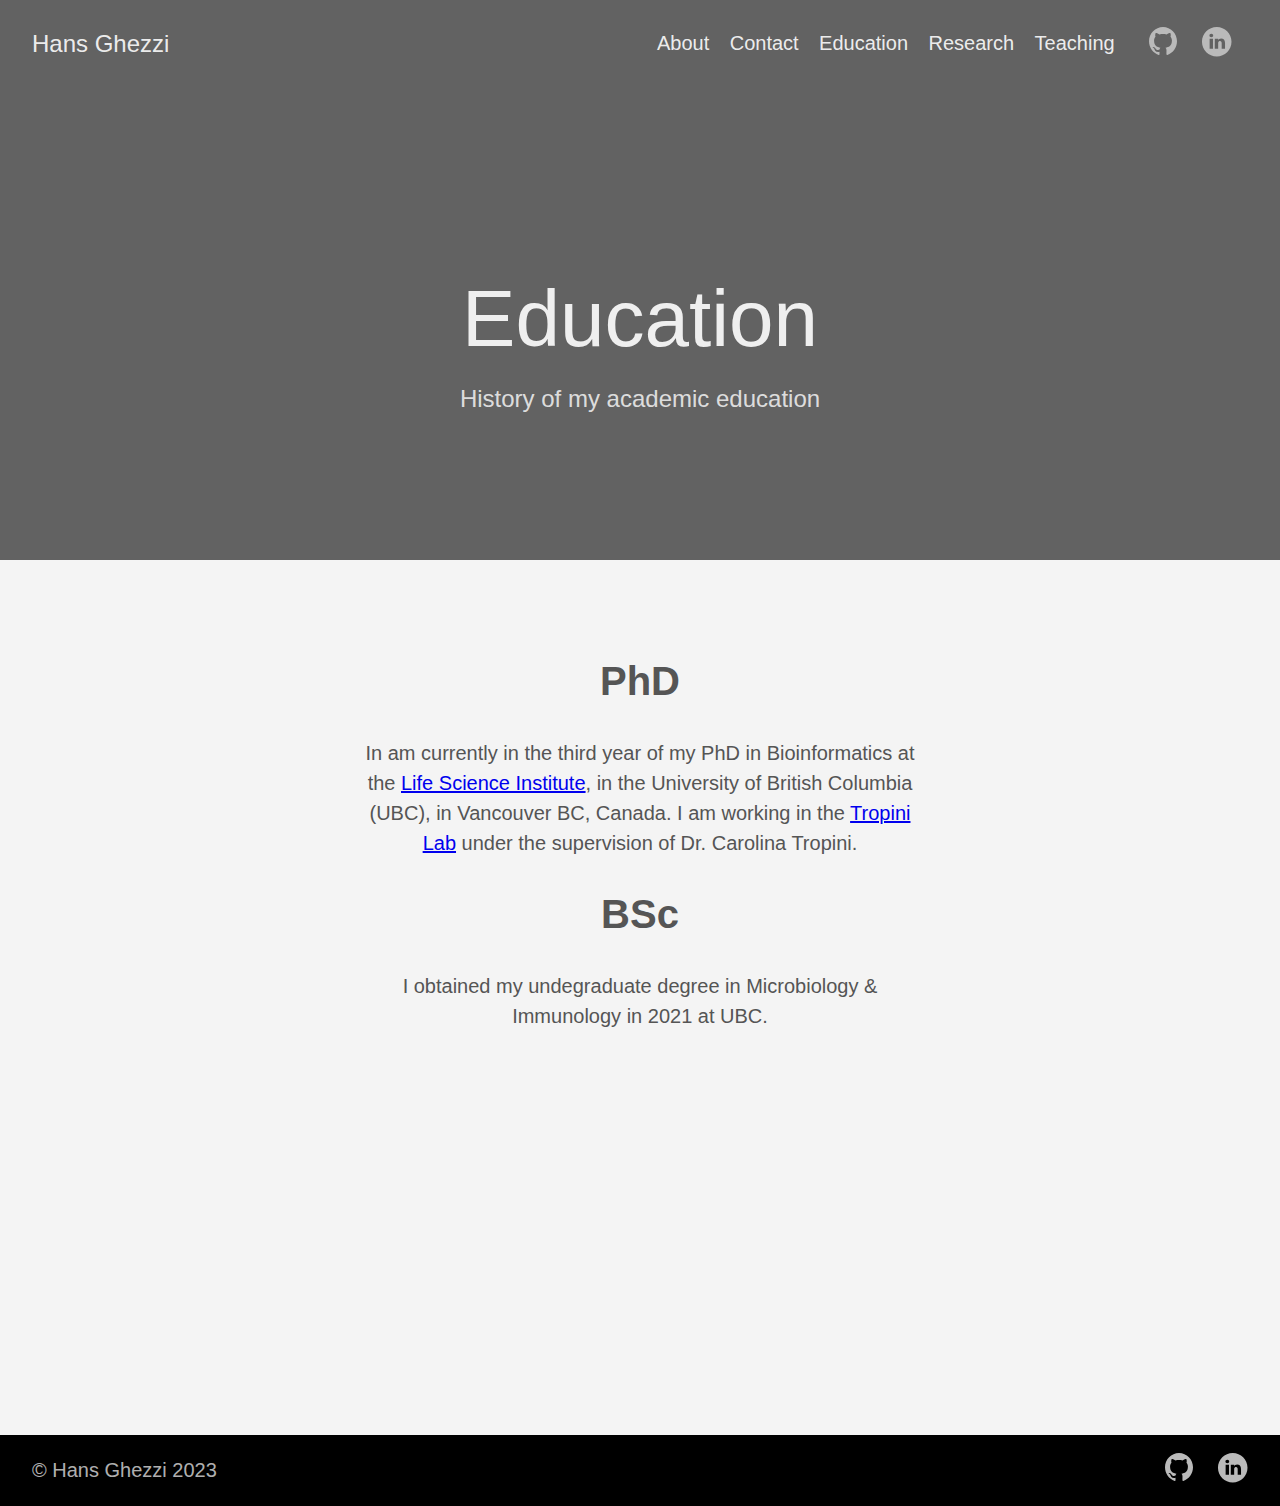
<file: education/index.html>
<!DOCTYPE html>
<html lang="en-us">
  <head>
    <meta charset="utf-8">
    <meta http-equiv="X-UA-Compatible" content="IE=edge,chrome=1">
    
    <title>Education | Hans Ghezzi</title>
    <meta name="viewport" content="width=device-width,minimum-scale=1">
    <meta name="description" content="History of my academic education">
    <meta name="generator" content="Hugo 0.71.0" />
    
    
    
    
      <meta name="robots" content="noindex, nofollow">
    

    
<link rel="stylesheet" href="https://hghezzi.github.io/hghezzi_portfolio/ananke/css/main.min.css" >



    
    
    
      

    

    
    
      <link href="https://hghezzi.github.io/hghezzi_portfolio/education/index.xml" rel="alternate" type="application/rss+xml" title="Hans Ghezzi" />
      <link href="https://hghezzi.github.io/hghezzi_portfolio/education/index.xml" rel="feed" type="application/rss+xml" title="Hans Ghezzi" />
      
    
    
    <meta property="og:title" content="Education" />
<meta property="og:description" content="History of my academic education" />
<meta property="og:type" content="website" />
<meta property="og:url" content="https://hghezzi.github.io/hghezzi_portfolio/education/" />
<meta property="og:site_name" content="Hans Ghezzi" />
<meta itemprop="name" content="Education">
<meta itemprop="description" content="History of my academic education"><meta name="twitter:card" content="summary"/>
<meta name="twitter:title" content="Education"/>
<meta name="twitter:description" content="History of my academic education"/>

	
  </head>

  <body class="ma0 avenir bg-near-white">

    

  
  <header class="cover bg-top" style="background-image: url('https://hghezzi.github.io/hghezzi_portfolio/images/Vancouver.PNG');">
    <div class="bg-black-60">
      <nav class="pv3 ph3 ph4-ns" role="navigation">
  <div class="flex-l justify-between items-center center">
    <a href="https://hghezzi.github.io/hghezzi_portfolio/" class="f3 fw2 hover-white no-underline white-90 dib">
      
        Hans Ghezzi
      
    </a>
    <div class="flex-l items-center">
      

      
        <ul class="pl0 mr3">
          
          <li class="list f5 f4-ns fw4 dib pr3">
            <a class="hover-white no-underline white-90" href="https://hghezzi.github.io/hghezzi_portfolio/about/" title="About page">
              About
            </a>
          </li>
          
          <li class="list f5 f4-ns fw4 dib pr3">
            <a class="hover-white no-underline white-90" href="https://hghezzi.github.io/hghezzi_portfolio/contact/" title="Contact page">
              Contact
            </a>
          </li>
          
          <li class="list f5 f4-ns fw4 dib pr3">
            <a class="hover-white no-underline white-90" href="https://hghezzi.github.io/hghezzi_portfolio/education/" title="Education page">
              Education
            </a>
          </li>
          
          <li class="list f5 f4-ns fw4 dib pr3">
            <a class="hover-white no-underline white-90" href="https://hghezzi.github.io/hghezzi_portfolio/post/" title="Research page">
              Research
            </a>
          </li>
          
          <li class="list f5 f4-ns fw4 dib pr3">
            <a class="hover-white no-underline white-90" href="https://hghezzi.github.io/hghezzi_portfolio/teaching/" title="Teaching page">
              Teaching
            </a>
          </li>
          
        </ul>
      
      
<div class="ananke-socials">
  
    
    <a href="https://github.com/hghezzi" target="_blank" rel="noopener" class="github ananke-social-link link-transition stackoverflow link dib z-999 pt3 pt0-l mr1" title="GitHub link" aria-label="follow on GitHub——Opens in a new window">
      
        <span class="icon"><svg style="enable-background:new 0 0 512 512;" version="1.1" viewBox="0 0 512 512"  xml:space="preserve" xmlns="http://www.w3.org/2000/svg" xmlns:xlink="http://www.w3.org/1999/xlink" >
  <path d="M256,32C132.3,32,32,134.8,32,261.7c0,101.5,64.2,187.5,153.2,217.9c11.2,2.1,15.3-5,15.3-11.1   c0-5.5-0.2-19.9-0.3-39.1c-62.3,13.9-75.5-30.8-75.5-30.8c-10.2-26.5-24.9-33.6-24.9-33.6c-20.3-14.3,1.5-14,1.5-14   c22.5,1.6,34.3,23.7,34.3,23.7c20,35.1,52.4,25,65.2,19.1c2-14.8,7.8-25,14.2-30.7c-49.7-5.8-102-25.5-102-113.5   c0-25.1,8.7-45.6,23-61.6c-2.3-5.8-10-29.2,2.2-60.8c0,0,18.8-6.2,61.6,23.5c17.9-5.1,37-7.6,56.1-7.7c19,0.1,38.2,2.6,56.1,7.7   c42.8-29.7,61.5-23.5,61.5-23.5c12.2,31.6,4.5,55,2.2,60.8c14.3,16.1,23,36.6,23,61.6c0,88.2-52.4,107.6-102.3,113.3   c8,7.1,15.2,21.1,15.2,42.5c0,30.7-0.3,55.5-0.3,63c0,6.1,4,13.3,15.4,11C415.9,449.1,480,363.1,480,261.7   C480,134.8,379.7,32,256,32z"/>
</svg>
</span>
      
<span class="new-window"><svg  height="8px"  style="enable-background:new 0 0 1000 1000;" version="1.1" viewBox="0 0 1000 1000"  xml:space="preserve" xmlns="http://www.w3.org/2000/svg" xmlns:xlink="http://www.w3.org/1999/xlink" >
<path d="M598 128h298v298h-86v-152l-418 418-60-60 418-418h-152v-86zM810 810v-298h86v298c0 46-40 86-86 86h-596c-48 0-86-40-86-86v-596c0-46 38-86 86-86h298v86h-298v596h596z" style="fill-rule:evenodd;clip-rule:evenodd;"/>
</svg>
</span></a>
  
    
    <a href="http://ca.linkedin.com/in/hansghezzi" target="_blank" rel="noopener" class="linkedin ananke-social-link link-transition stackoverflow link dib z-999 pt3 pt0-l mr1" title="LinkedIn link" aria-label="follow on LinkedIn——Opens in a new window">
      
        <span class="icon"><svg style="enable-background:new 0 0 65 65;" version="1.1" viewBox="0 0 65 65"  xml:space="preserve" xmlns="http://www.w3.org/2000/svg" xmlns:xlink="http://www.w3.org/1999/xlink">
  <path d="M50.837,48.137V36.425c0-6.275-3.35-9.195-7.816-9.195  c-3.604,0-5.219,1.983-6.119,3.374V27.71h-6.79c0.09,1.917,0,20.427,0,20.427h6.79V36.729c0-0.609,0.044-1.219,0.224-1.655  c0.49-1.22,1.607-2.483,3.482-2.483c2.458,0,3.44,1.873,3.44,4.618v10.929H50.837z M22.959,24.922c2.367,0,3.842-1.57,3.842-3.531  c-0.044-2.003-1.475-3.528-3.797-3.528s-3.841,1.524-3.841,3.528c0,1.961,1.474,3.531,3.753,3.531H22.959z M34,64  C17.432,64,4,50.568,4,34C4,17.431,17.432,4,34,4s30,13.431,30,30C64,50.568,50.568,64,34,64z M26.354,48.137V27.71h-6.789v20.427  H26.354z" style="fill-rule:evenodd;clip-rule:evenodd;"/>
</svg>
</span>
      
<span class="new-window"><svg  height="8px"  style="enable-background:new 0 0 1000 1000;" version="1.1" viewBox="0 0 1000 1000"  xml:space="preserve" xmlns="http://www.w3.org/2000/svg" xmlns:xlink="http://www.w3.org/1999/xlink" >
<path d="M598 128h298v298h-86v-152l-418 418-60-60 418-418h-152v-86zM810 810v-298h86v298c0 46-40 86-86 86h-596c-48 0-86-40-86-86v-596c0-46 38-86 86-86h298v86h-298v596h596z" style="fill-rule:evenodd;clip-rule:evenodd;"/>
</svg>
</span></a>
  
</div>

    </div>
  </div>
</nav>

      <div class="tc-l pv4 pv6-l ph3 ph4-ns">
        <h1 class="f2 f-subheadline-l fw2 white-90 mb0 lh-title">
          Education
        </h1>
        
          <h2 class="fw1 f5 f3-l white-80 measure-wide-l center mt3">
            History of my academic education
          </h2>
        
      </div>
    </div>
  </header>


    <main class="pb7" role="main">
      
  <article class="pa3 pa4-ns nested-copy-line-height">
    <section class="cf ph3 ph5-l pv3 pv4-l f4 tc-l center measure-wide lh-copy mid-gray"><h1 id="phd">PhD</h1>
<p>In am currently in the third year of my PhD in Bioinformatics at the <a href="https://lsi.ubc.ca/">Life Science Institute</a>, in the University of British Columbia (UBC), in Vancouver BC, Canada. I am working in the <a href="http://tropini.microbiology.ubc.ca/">Tropini Lab</a> under the supervision of Dr. Carolina Tropini.</p>
<h1 id="bsc">BSc</h1>
<p>I obtained my undegraduate degree in Microbiology &amp; Immunology in 2021 at UBC.</p>
</section>
    <section class="flex-ns flex-wrap justify-around mt5">
      
    </section>

</article>

    </main>
    <footer class="bg-black bottom-0 w-100 pa3" role="contentinfo">
  <div class="flex justify-between">
  <a class="f4 fw4 hover-white no-underline white-70 dn dib-ns pv2 ph3" href="https://hghezzi.github.io/hghezzi_portfolio/" >
    &copy;  Hans Ghezzi 2023 
  </a>
    <div>
<div class="ananke-socials">
  
    
    <a href="https://github.com/hghezzi" target="_blank" rel="noopener" class="github ananke-social-link link-transition stackoverflow link dib z-999 pt3 pt0-l mr1" title="GitHub link" aria-label="follow on GitHub——Opens in a new window">
      
        <span class="icon"><svg style="enable-background:new 0 0 512 512;" version="1.1" viewBox="0 0 512 512"  xml:space="preserve" xmlns="http://www.w3.org/2000/svg" xmlns:xlink="http://www.w3.org/1999/xlink" >
  <path d="M256,32C132.3,32,32,134.8,32,261.7c0,101.5,64.2,187.5,153.2,217.9c11.2,2.1,15.3-5,15.3-11.1   c0-5.5-0.2-19.9-0.3-39.1c-62.3,13.9-75.5-30.8-75.5-30.8c-10.2-26.5-24.9-33.6-24.9-33.6c-20.3-14.3,1.5-14,1.5-14   c22.5,1.6,34.3,23.7,34.3,23.7c20,35.1,52.4,25,65.2,19.1c2-14.8,7.8-25,14.2-30.7c-49.7-5.8-102-25.5-102-113.5   c0-25.1,8.7-45.6,23-61.6c-2.3-5.8-10-29.2,2.2-60.8c0,0,18.8-6.2,61.6,23.5c17.9-5.1,37-7.6,56.1-7.7c19,0.1,38.2,2.6,56.1,7.7   c42.8-29.7,61.5-23.5,61.5-23.5c12.2,31.6,4.5,55,2.2,60.8c14.3,16.1,23,36.6,23,61.6c0,88.2-52.4,107.6-102.3,113.3   c8,7.1,15.2,21.1,15.2,42.5c0,30.7-0.3,55.5-0.3,63c0,6.1,4,13.3,15.4,11C415.9,449.1,480,363.1,480,261.7   C480,134.8,379.7,32,256,32z"/>
</svg>
</span>
      
<span class="new-window"><svg  height="8px"  style="enable-background:new 0 0 1000 1000;" version="1.1" viewBox="0 0 1000 1000"  xml:space="preserve" xmlns="http://www.w3.org/2000/svg" xmlns:xlink="http://www.w3.org/1999/xlink" >
<path d="M598 128h298v298h-86v-152l-418 418-60-60 418-418h-152v-86zM810 810v-298h86v298c0 46-40 86-86 86h-596c-48 0-86-40-86-86v-596c0-46 38-86 86-86h298v86h-298v596h596z" style="fill-rule:evenodd;clip-rule:evenodd;"/>
</svg>
</span></a>
  
    
    <a href="http://ca.linkedin.com/in/hansghezzi" target="_blank" rel="noopener" class="linkedin ananke-social-link link-transition stackoverflow link dib z-999 pt3 pt0-l mr1" title="LinkedIn link" aria-label="follow on LinkedIn——Opens in a new window">
      
        <span class="icon"><svg style="enable-background:new 0 0 65 65;" version="1.1" viewBox="0 0 65 65"  xml:space="preserve" xmlns="http://www.w3.org/2000/svg" xmlns:xlink="http://www.w3.org/1999/xlink">
  <path d="M50.837,48.137V36.425c0-6.275-3.35-9.195-7.816-9.195  c-3.604,0-5.219,1.983-6.119,3.374V27.71h-6.79c0.09,1.917,0,20.427,0,20.427h6.79V36.729c0-0.609,0.044-1.219,0.224-1.655  c0.49-1.22,1.607-2.483,3.482-2.483c2.458,0,3.44,1.873,3.44,4.618v10.929H50.837z M22.959,24.922c2.367,0,3.842-1.57,3.842-3.531  c-0.044-2.003-1.475-3.528-3.797-3.528s-3.841,1.524-3.841,3.528c0,1.961,1.474,3.531,3.753,3.531H22.959z M34,64  C17.432,64,4,50.568,4,34C4,17.431,17.432,4,34,4s30,13.431,30,30C64,50.568,50.568,64,34,64z M26.354,48.137V27.71h-6.789v20.427  H26.354z" style="fill-rule:evenodd;clip-rule:evenodd;"/>
</svg>
</span>
      
<span class="new-window"><svg  height="8px"  style="enable-background:new 0 0 1000 1000;" version="1.1" viewBox="0 0 1000 1000"  xml:space="preserve" xmlns="http://www.w3.org/2000/svg" xmlns:xlink="http://www.w3.org/1999/xlink" >
<path d="M598 128h298v298h-86v-152l-418 418-60-60 418-418h-152v-86zM810 810v-298h86v298c0 46-40 86-86 86h-596c-48 0-86-40-86-86v-596c0-46 38-86 86-86h298v86h-298v596h596z" style="fill-rule:evenodd;clip-rule:evenodd;"/>
</svg>
</span></a>
  
</div>
</div>
  </div>
</footer>

  </body>
</html>
</file>
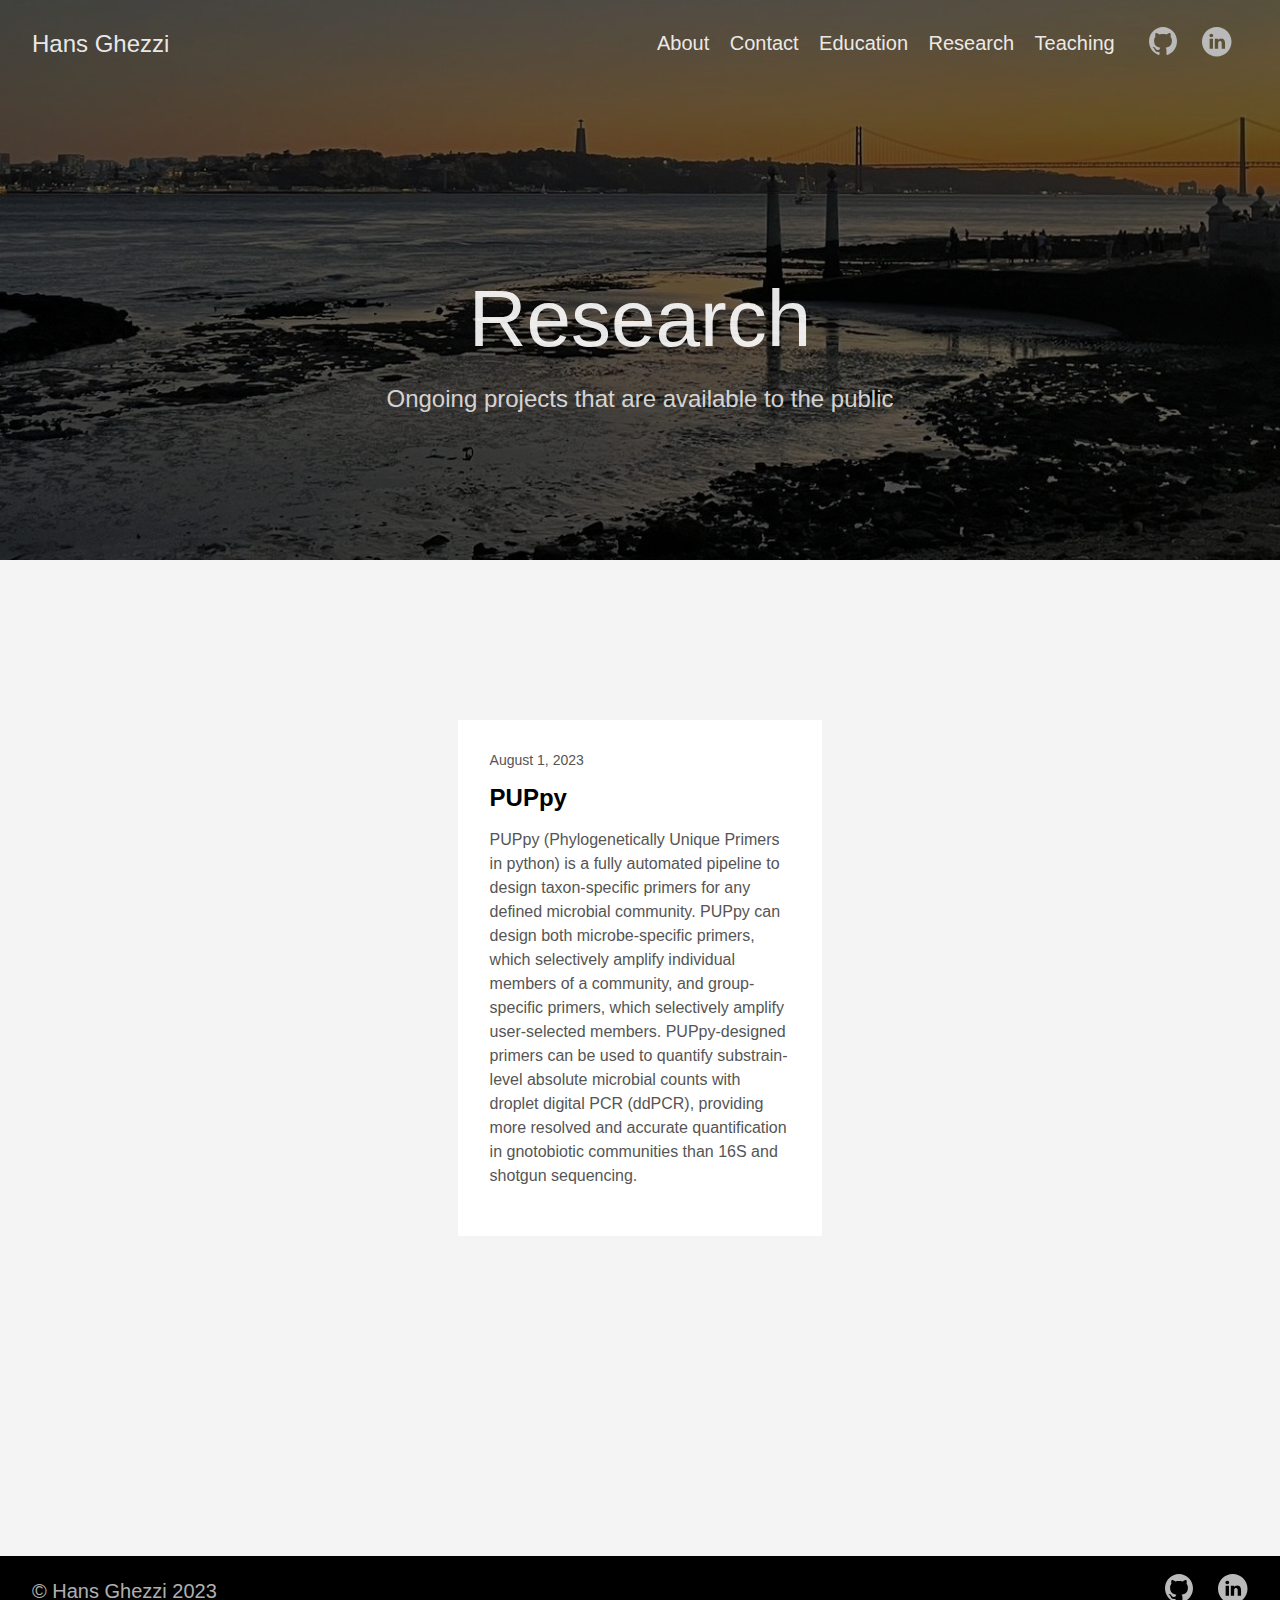
<file: post/index.html>
<!DOCTYPE html>
<html lang="en-us">
  <head>
    <meta charset="utf-8">
    <meta http-equiv="X-UA-Compatible" content="IE=edge,chrome=1">
    
    <title>Research | Hans Ghezzi</title>
    <meta name="viewport" content="width=device-width,minimum-scale=1">
    <meta name="description" content="Ongoing projects that are available to the public">
    <meta name="generator" content="Hugo 0.71.0" />
    
    
    
    
      <meta name="robots" content="noindex, nofollow">
    

    
<link rel="stylesheet" href="https://hghezzi.github.io/hghezzi_portfolio/ananke/css/main.min.css" >



    
    
    
      

    

    
    
      <link href="https://hghezzi.github.io/hghezzi_portfolio/post/index.xml" rel="alternate" type="application/rss+xml" title="Hans Ghezzi" />
      <link href="https://hghezzi.github.io/hghezzi_portfolio/post/index.xml" rel="feed" type="application/rss+xml" title="Hans Ghezzi" />
      
    
    
    <meta property="og:title" content="Research" />
<meta property="og:description" content="Ongoing projects that are available to the public" />
<meta property="og:type" content="website" />
<meta property="og:url" content="https://hghezzi.github.io/hghezzi_portfolio/post/" />
<meta property="og:updated_time" content="2023-08-01T12:00:00-05:00" /><meta property="og:site_name" content="Hans Ghezzi" />
<meta itemprop="name" content="Research">
<meta itemprop="description" content="Ongoing projects that are available to the public"><meta name="twitter:card" content="summary"/>
<meta name="twitter:title" content="Research"/>
<meta name="twitter:description" content="Ongoing projects that are available to the public"/>

	
  </head>

  <body class="ma0 avenir bg-near-white">

    

  
  <header class="cover bg-top" style="background-image: url('https://hghezzi.github.io/hghezzi_portfolio/images/Lisbona.JPEG');">
    <div class="bg-black-60">
      <nav class="pv3 ph3 ph4-ns" role="navigation">
  <div class="flex-l justify-between items-center center">
    <a href="https://hghezzi.github.io/hghezzi_portfolio/" class="f3 fw2 hover-white no-underline white-90 dib">
      
        Hans Ghezzi
      
    </a>
    <div class="flex-l items-center">
      

      
        <ul class="pl0 mr3">
          
          <li class="list f5 f4-ns fw4 dib pr3">
            <a class="hover-white no-underline white-90" href="https://hghezzi.github.io/hghezzi_portfolio/about/" title="About page">
              About
            </a>
          </li>
          
          <li class="list f5 f4-ns fw4 dib pr3">
            <a class="hover-white no-underline white-90" href="https://hghezzi.github.io/hghezzi_portfolio/contact/" title="Contact page">
              Contact
            </a>
          </li>
          
          <li class="list f5 f4-ns fw4 dib pr3">
            <a class="hover-white no-underline white-90" href="https://hghezzi.github.io/hghezzi_portfolio/education/" title="Education page">
              Education
            </a>
          </li>
          
          <li class="list f5 f4-ns fw4 dib pr3">
            <a class="hover-white no-underline white-90" href="https://hghezzi.github.io/hghezzi_portfolio/post/" title="Research page">
              Research
            </a>
          </li>
          
          <li class="list f5 f4-ns fw4 dib pr3">
            <a class="hover-white no-underline white-90" href="https://hghezzi.github.io/hghezzi_portfolio/teaching/" title="Teaching page">
              Teaching
            </a>
          </li>
          
        </ul>
      
      
<div class="ananke-socials">
  
    
    <a href="https://github.com/hghezzi" target="_blank" rel="noopener" class="github ananke-social-link link-transition stackoverflow link dib z-999 pt3 pt0-l mr1" title="GitHub link" aria-label="follow on GitHub——Opens in a new window">
      
        <span class="icon"><svg style="enable-background:new 0 0 512 512;" version="1.1" viewBox="0 0 512 512"  xml:space="preserve" xmlns="http://www.w3.org/2000/svg" xmlns:xlink="http://www.w3.org/1999/xlink" >
  <path d="M256,32C132.3,32,32,134.8,32,261.7c0,101.5,64.2,187.5,153.2,217.9c11.2,2.1,15.3-5,15.3-11.1   c0-5.5-0.2-19.9-0.3-39.1c-62.3,13.9-75.5-30.8-75.5-30.8c-10.2-26.5-24.9-33.6-24.9-33.6c-20.3-14.3,1.5-14,1.5-14   c22.5,1.6,34.3,23.7,34.3,23.7c20,35.1,52.4,25,65.2,19.1c2-14.8,7.8-25,14.2-30.7c-49.7-5.8-102-25.5-102-113.5   c0-25.1,8.7-45.6,23-61.6c-2.3-5.8-10-29.2,2.2-60.8c0,0,18.8-6.2,61.6,23.5c17.9-5.1,37-7.6,56.1-7.7c19,0.1,38.2,2.6,56.1,7.7   c42.8-29.7,61.5-23.5,61.5-23.5c12.2,31.6,4.5,55,2.2,60.8c14.3,16.1,23,36.6,23,61.6c0,88.2-52.4,107.6-102.3,113.3   c8,7.1,15.2,21.1,15.2,42.5c0,30.7-0.3,55.5-0.3,63c0,6.1,4,13.3,15.4,11C415.9,449.1,480,363.1,480,261.7   C480,134.8,379.7,32,256,32z"/>
</svg>
</span>
      
<span class="new-window"><svg  height="8px"  style="enable-background:new 0 0 1000 1000;" version="1.1" viewBox="0 0 1000 1000"  xml:space="preserve" xmlns="http://www.w3.org/2000/svg" xmlns:xlink="http://www.w3.org/1999/xlink" >
<path d="M598 128h298v298h-86v-152l-418 418-60-60 418-418h-152v-86zM810 810v-298h86v298c0 46-40 86-86 86h-596c-48 0-86-40-86-86v-596c0-46 38-86 86-86h298v86h-298v596h596z" style="fill-rule:evenodd;clip-rule:evenodd;"/>
</svg>
</span></a>
  
    
    <a href="http://ca.linkedin.com/in/hansghezzi" target="_blank" rel="noopener" class="linkedin ananke-social-link link-transition stackoverflow link dib z-999 pt3 pt0-l mr1" title="LinkedIn link" aria-label="follow on LinkedIn——Opens in a new window">
      
        <span class="icon"><svg style="enable-background:new 0 0 65 65;" version="1.1" viewBox="0 0 65 65"  xml:space="preserve" xmlns="http://www.w3.org/2000/svg" xmlns:xlink="http://www.w3.org/1999/xlink">
  <path d="M50.837,48.137V36.425c0-6.275-3.35-9.195-7.816-9.195  c-3.604,0-5.219,1.983-6.119,3.374V27.71h-6.79c0.09,1.917,0,20.427,0,20.427h6.79V36.729c0-0.609,0.044-1.219,0.224-1.655  c0.49-1.22,1.607-2.483,3.482-2.483c2.458,0,3.44,1.873,3.44,4.618v10.929H50.837z M22.959,24.922c2.367,0,3.842-1.57,3.842-3.531  c-0.044-2.003-1.475-3.528-3.797-3.528s-3.841,1.524-3.841,3.528c0,1.961,1.474,3.531,3.753,3.531H22.959z M34,64  C17.432,64,4,50.568,4,34C4,17.431,17.432,4,34,4s30,13.431,30,30C64,50.568,50.568,64,34,64z M26.354,48.137V27.71h-6.789v20.427  H26.354z" style="fill-rule:evenodd;clip-rule:evenodd;"/>
</svg>
</span>
      
<span class="new-window"><svg  height="8px"  style="enable-background:new 0 0 1000 1000;" version="1.1" viewBox="0 0 1000 1000"  xml:space="preserve" xmlns="http://www.w3.org/2000/svg" xmlns:xlink="http://www.w3.org/1999/xlink" >
<path d="M598 128h298v298h-86v-152l-418 418-60-60 418-418h-152v-86zM810 810v-298h86v298c0 46-40 86-86 86h-596c-48 0-86-40-86-86v-596c0-46 38-86 86-86h298v86h-298v596h596z" style="fill-rule:evenodd;clip-rule:evenodd;"/>
</svg>
</span></a>
  
</div>

    </div>
  </div>
</nav>

      <div class="tc-l pv4 pv6-l ph3 ph4-ns">
        <h1 class="f2 f-subheadline-l fw2 white-90 mb0 lh-title">
          Research
        </h1>
        
          <h2 class="fw1 f5 f3-l white-80 measure-wide-l center mt3">
            Ongoing projects that are available to the public
          </h2>
        
      </div>
    </div>
  </header>


    <main class="pb7" role="main">
      

  <article class="pa3 pa4-ns nested-copy-line-height">
    <section class="cf ph3 ph5-l pv3 pv4-l f4 tc-l center measure-wide lh-copy mid-gray">
      
    </section>
    <aside class="flex-ns flex-wrap justify-around mt5">
      
        <div class="relative w-100 w-30-l mb4 bg-white">
            <div class="mb3 pa4 mid-gray overflow-hidden">
    
      <div class="f6">
        August 1, 2023
      </div>
    
    <h1 class="f3 near-black">
      <a href="https://hghezzi.github.io/hghezzi_portfolio/post/puppy/" class="link black dim">
        PUPpy
      </a>
    </h1>
    <div class="nested-links f5 lh-copy nested-copy-line-height">
      PUPpy (Phylogenetically Unique Primers in python) is a fully automated pipeline to design taxon-specific primers for any defined microbial community.
PUPpy can design both microbe-specific primers, which selectively amplify individual members of a community, and group-specific primers, which selectively amplify user-selected members.
  PUPpy-designed primers can be used to quantify substrain-level absolute microbial counts with droplet digital PCR (ddPCR), providing more resolved and accurate quantification in gnotobiotic communities than 16S and shotgun sequencing.
    </div>
  </div>

        </div>
      
    </aside>
    


  </article>

    </main>
    <footer class="bg-black bottom-0 w-100 pa3" role="contentinfo">
  <div class="flex justify-between">
  <a class="f4 fw4 hover-white no-underline white-70 dn dib-ns pv2 ph3" href="https://hghezzi.github.io/hghezzi_portfolio/" >
    &copy;  Hans Ghezzi 2023 
  </a>
    <div>
<div class="ananke-socials">
  
    
    <a href="https://github.com/hghezzi" target="_blank" rel="noopener" class="github ananke-social-link link-transition stackoverflow link dib z-999 pt3 pt0-l mr1" title="GitHub link" aria-label="follow on GitHub——Opens in a new window">
      
        <span class="icon"><svg style="enable-background:new 0 0 512 512;" version="1.1" viewBox="0 0 512 512"  xml:space="preserve" xmlns="http://www.w3.org/2000/svg" xmlns:xlink="http://www.w3.org/1999/xlink" >
  <path d="M256,32C132.3,32,32,134.8,32,261.7c0,101.5,64.2,187.5,153.2,217.9c11.2,2.1,15.3-5,15.3-11.1   c0-5.5-0.2-19.9-0.3-39.1c-62.3,13.9-75.5-30.8-75.5-30.8c-10.2-26.5-24.9-33.6-24.9-33.6c-20.3-14.3,1.5-14,1.5-14   c22.5,1.6,34.3,23.7,34.3,23.7c20,35.1,52.4,25,65.2,19.1c2-14.8,7.8-25,14.2-30.7c-49.7-5.8-102-25.5-102-113.5   c0-25.1,8.7-45.6,23-61.6c-2.3-5.8-10-29.2,2.2-60.8c0,0,18.8-6.2,61.6,23.5c17.9-5.1,37-7.6,56.1-7.7c19,0.1,38.2,2.6,56.1,7.7   c42.8-29.7,61.5-23.5,61.5-23.5c12.2,31.6,4.5,55,2.2,60.8c14.3,16.1,23,36.6,23,61.6c0,88.2-52.4,107.6-102.3,113.3   c8,7.1,15.2,21.1,15.2,42.5c0,30.7-0.3,55.5-0.3,63c0,6.1,4,13.3,15.4,11C415.9,449.1,480,363.1,480,261.7   C480,134.8,379.7,32,256,32z"/>
</svg>
</span>
      
<span class="new-window"><svg  height="8px"  style="enable-background:new 0 0 1000 1000;" version="1.1" viewBox="0 0 1000 1000"  xml:space="preserve" xmlns="http://www.w3.org/2000/svg" xmlns:xlink="http://www.w3.org/1999/xlink" >
<path d="M598 128h298v298h-86v-152l-418 418-60-60 418-418h-152v-86zM810 810v-298h86v298c0 46-40 86-86 86h-596c-48 0-86-40-86-86v-596c0-46 38-86 86-86h298v86h-298v596h596z" style="fill-rule:evenodd;clip-rule:evenodd;"/>
</svg>
</span></a>
  
    
    <a href="http://ca.linkedin.com/in/hansghezzi" target="_blank" rel="noopener" class="linkedin ananke-social-link link-transition stackoverflow link dib z-999 pt3 pt0-l mr1" title="LinkedIn link" aria-label="follow on LinkedIn——Opens in a new window">
      
        <span class="icon"><svg style="enable-background:new 0 0 65 65;" version="1.1" viewBox="0 0 65 65"  xml:space="preserve" xmlns="http://www.w3.org/2000/svg" xmlns:xlink="http://www.w3.org/1999/xlink">
  <path d="M50.837,48.137V36.425c0-6.275-3.35-9.195-7.816-9.195  c-3.604,0-5.219,1.983-6.119,3.374V27.71h-6.79c0.09,1.917,0,20.427,0,20.427h6.79V36.729c0-0.609,0.044-1.219,0.224-1.655  c0.49-1.22,1.607-2.483,3.482-2.483c2.458,0,3.44,1.873,3.44,4.618v10.929H50.837z M22.959,24.922c2.367,0,3.842-1.57,3.842-3.531  c-0.044-2.003-1.475-3.528-3.797-3.528s-3.841,1.524-3.841,3.528c0,1.961,1.474,3.531,3.753,3.531H22.959z M34,64  C17.432,64,4,50.568,4,34C4,17.431,17.432,4,34,4s30,13.431,30,30C64,50.568,50.568,64,34,64z M26.354,48.137V27.71h-6.789v20.427  H26.354z" style="fill-rule:evenodd;clip-rule:evenodd;"/>
</svg>
</span>
      
<span class="new-window"><svg  height="8px"  style="enable-background:new 0 0 1000 1000;" version="1.1" viewBox="0 0 1000 1000"  xml:space="preserve" xmlns="http://www.w3.org/2000/svg" xmlns:xlink="http://www.w3.org/1999/xlink" >
<path d="M598 128h298v298h-86v-152l-418 418-60-60 418-418h-152v-86zM810 810v-298h86v298c0 46-40 86-86 86h-596c-48 0-86-40-86-86v-596c0-46 38-86 86-86h298v86h-298v596h596z" style="fill-rule:evenodd;clip-rule:evenodd;"/>
</svg>
</span></a>
  
</div>
</div>
  </div>
</footer>

  </body>
</html>
</file>
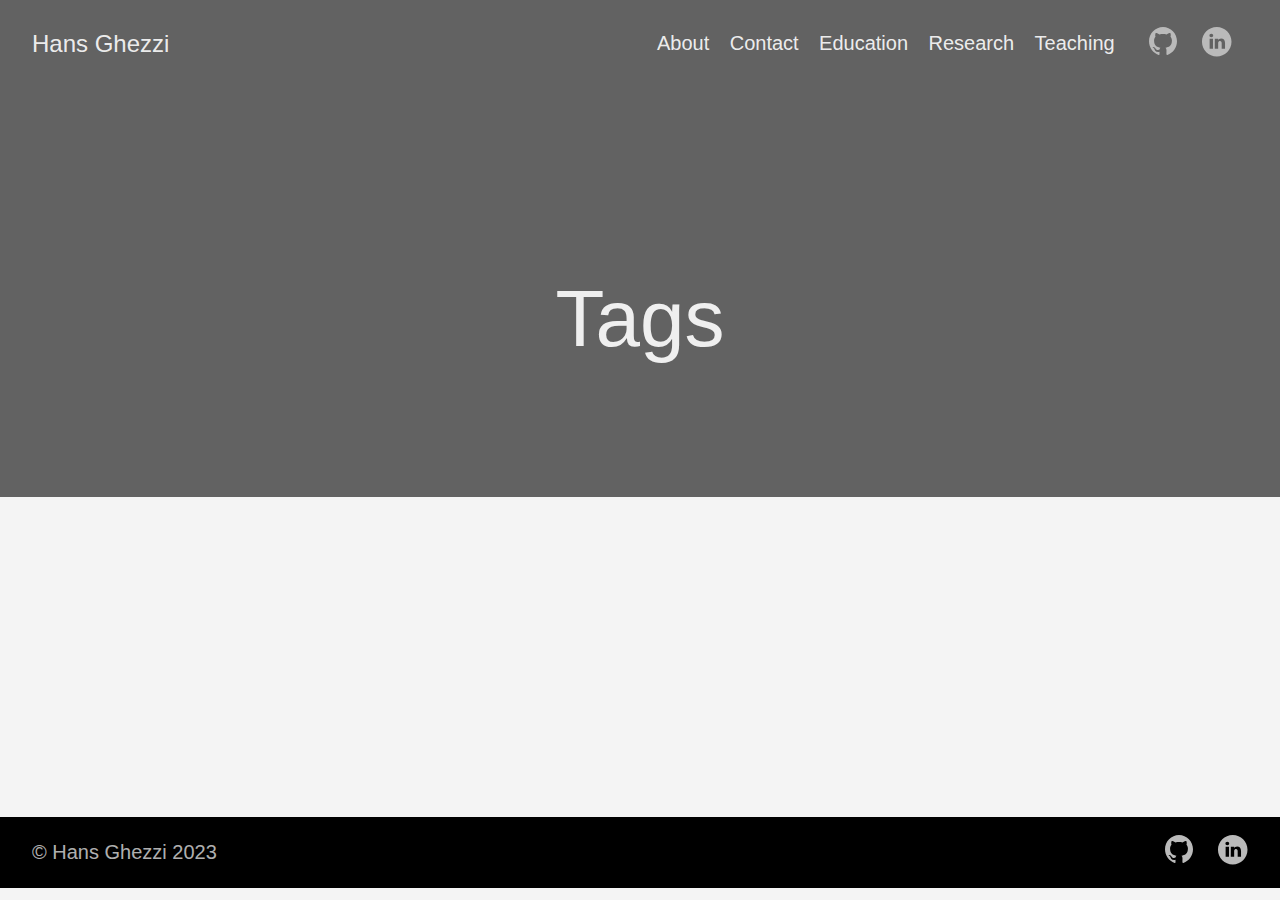
<file: tags/index.html>
<!DOCTYPE html>
<html lang="en-us">
  <head>
    <meta charset="utf-8">
    <meta http-equiv="X-UA-Compatible" content="IE=edge,chrome=1">
    
    <title>Hans Ghezzi</title>
    <meta name="viewport" content="width=device-width,minimum-scale=1">
    <meta name="description" content="The last theme you&#39;ll ever need. Maybe.">
    <meta name="generator" content="Hugo 0.71.0" />
    
    
    
    
      <meta name="robots" content="noindex, nofollow">
    

    
<link rel="stylesheet" href="https://hghezzi.github.io/hghezzi_portfolio/ananke/css/main.min.css" >



    
    
    
      

    

    
    
      <link href="https://hghezzi.github.io/hghezzi_portfolio/tags/index.xml" rel="alternate" type="application/rss+xml" title="Hans Ghezzi" />
      <link href="https://hghezzi.github.io/hghezzi_portfolio/tags/index.xml" rel="feed" type="application/rss+xml" title="Hans Ghezzi" />
      
    
    
    <meta property="og:title" content="Tags" />
<meta property="og:description" content="The last theme you&#39;ll ever need. Maybe." />
<meta property="og:type" content="website" />
<meta property="og:url" content="https://hghezzi.github.io/hghezzi_portfolio/tags/" />
<meta property="og:site_name" content="Hans Ghezzi" />
<meta itemprop="name" content="Tags">
<meta itemprop="description" content="The last theme you&#39;ll ever need. Maybe."><meta name="twitter:card" content="summary"/>
<meta name="twitter:title" content="Tags"/>
<meta name="twitter:description" content="The last theme you&#39;ll ever need. Maybe."/>

	
  </head>

  <body class="ma0 avenir bg-near-white">

    

  
  <header class="cover bg-top" style="background-image: url('https://hghezzi.github.io/hghezzi_portfolio/images/Procida2.PNG');">
    <div class="bg-black-60">
      <nav class="pv3 ph3 ph4-ns" role="navigation">
  <div class="flex-l justify-between items-center center">
    <a href="https://hghezzi.github.io/hghezzi_portfolio/" class="f3 fw2 hover-white no-underline white-90 dib">
      
        Hans Ghezzi
      
    </a>
    <div class="flex-l items-center">
      

      
        <ul class="pl0 mr3">
          
          <li class="list f5 f4-ns fw4 dib pr3">
            <a class="hover-white no-underline white-90" href="https://hghezzi.github.io/hghezzi_portfolio/about/" title="About page">
              About
            </a>
          </li>
          
          <li class="list f5 f4-ns fw4 dib pr3">
            <a class="hover-white no-underline white-90" href="https://hghezzi.github.io/hghezzi_portfolio/contact/" title="Contact page">
              Contact
            </a>
          </li>
          
          <li class="list f5 f4-ns fw4 dib pr3">
            <a class="hover-white no-underline white-90" href="https://hghezzi.github.io/hghezzi_portfolio/education/" title="Education page">
              Education
            </a>
          </li>
          
          <li class="list f5 f4-ns fw4 dib pr3">
            <a class="hover-white no-underline white-90" href="https://hghezzi.github.io/hghezzi_portfolio/post/" title="Research page">
              Research
            </a>
          </li>
          
          <li class="list f5 f4-ns fw4 dib pr3">
            <a class="hover-white no-underline white-90" href="https://hghezzi.github.io/hghezzi_portfolio/teaching/" title="Teaching page">
              Teaching
            </a>
          </li>
          
        </ul>
      
      
<div class="ananke-socials">
  
    
    <a href="https://github.com/hghezzi" target="_blank" rel="noopener" class="github ananke-social-link link-transition stackoverflow link dib z-999 pt3 pt0-l mr1" title="GitHub link" aria-label="follow on GitHub——Opens in a new window">
      
        <span class="icon"><svg style="enable-background:new 0 0 512 512;" version="1.1" viewBox="0 0 512 512"  xml:space="preserve" xmlns="http://www.w3.org/2000/svg" xmlns:xlink="http://www.w3.org/1999/xlink" >
  <path d="M256,32C132.3,32,32,134.8,32,261.7c0,101.5,64.2,187.5,153.2,217.9c11.2,2.1,15.3-5,15.3-11.1   c0-5.5-0.2-19.9-0.3-39.1c-62.3,13.9-75.5-30.8-75.5-30.8c-10.2-26.5-24.9-33.6-24.9-33.6c-20.3-14.3,1.5-14,1.5-14   c22.5,1.6,34.3,23.7,34.3,23.7c20,35.1,52.4,25,65.2,19.1c2-14.8,7.8-25,14.2-30.7c-49.7-5.8-102-25.5-102-113.5   c0-25.1,8.7-45.6,23-61.6c-2.3-5.8-10-29.2,2.2-60.8c0,0,18.8-6.2,61.6,23.5c17.9-5.1,37-7.6,56.1-7.7c19,0.1,38.2,2.6,56.1,7.7   c42.8-29.7,61.5-23.5,61.5-23.5c12.2,31.6,4.5,55,2.2,60.8c14.3,16.1,23,36.6,23,61.6c0,88.2-52.4,107.6-102.3,113.3   c8,7.1,15.2,21.1,15.2,42.5c0,30.7-0.3,55.5-0.3,63c0,6.1,4,13.3,15.4,11C415.9,449.1,480,363.1,480,261.7   C480,134.8,379.7,32,256,32z"/>
</svg>
</span>
      
<span class="new-window"><svg  height="8px"  style="enable-background:new 0 0 1000 1000;" version="1.1" viewBox="0 0 1000 1000"  xml:space="preserve" xmlns="http://www.w3.org/2000/svg" xmlns:xlink="http://www.w3.org/1999/xlink" >
<path d="M598 128h298v298h-86v-152l-418 418-60-60 418-418h-152v-86zM810 810v-298h86v298c0 46-40 86-86 86h-596c-48 0-86-40-86-86v-596c0-46 38-86 86-86h298v86h-298v596h596z" style="fill-rule:evenodd;clip-rule:evenodd;"/>
</svg>
</span></a>
  
    
    <a href="http://ca.linkedin.com/in/hansghezzi" target="_blank" rel="noopener" class="linkedin ananke-social-link link-transition stackoverflow link dib z-999 pt3 pt0-l mr1" title="LinkedIn link" aria-label="follow on LinkedIn——Opens in a new window">
      
        <span class="icon"><svg style="enable-background:new 0 0 65 65;" version="1.1" viewBox="0 0 65 65"  xml:space="preserve" xmlns="http://www.w3.org/2000/svg" xmlns:xlink="http://www.w3.org/1999/xlink">
  <path d="M50.837,48.137V36.425c0-6.275-3.35-9.195-7.816-9.195  c-3.604,0-5.219,1.983-6.119,3.374V27.71h-6.79c0.09,1.917,0,20.427,0,20.427h6.79V36.729c0-0.609,0.044-1.219,0.224-1.655  c0.49-1.22,1.607-2.483,3.482-2.483c2.458,0,3.44,1.873,3.44,4.618v10.929H50.837z M22.959,24.922c2.367,0,3.842-1.57,3.842-3.531  c-0.044-2.003-1.475-3.528-3.797-3.528s-3.841,1.524-3.841,3.528c0,1.961,1.474,3.531,3.753,3.531H22.959z M34,64  C17.432,64,4,50.568,4,34C4,17.431,17.432,4,34,4s30,13.431,30,30C64,50.568,50.568,64,34,64z M26.354,48.137V27.71h-6.789v20.427  H26.354z" style="fill-rule:evenodd;clip-rule:evenodd;"/>
</svg>
</span>
      
<span class="new-window"><svg  height="8px"  style="enable-background:new 0 0 1000 1000;" version="1.1" viewBox="0 0 1000 1000"  xml:space="preserve" xmlns="http://www.w3.org/2000/svg" xmlns:xlink="http://www.w3.org/1999/xlink" >
<path d="M598 128h298v298h-86v-152l-418 418-60-60 418-418h-152v-86zM810 810v-298h86v298c0 46-40 86-86 86h-596c-48 0-86-40-86-86v-596c0-46 38-86 86-86h298v86h-298v596h596z" style="fill-rule:evenodd;clip-rule:evenodd;"/>
</svg>
</span></a>
  
</div>

    </div>
  </div>
</nav>

      <div class="tc-l pv4 pv6-l ph3 ph4-ns">
        <h1 class="f2 f-subheadline-l fw2 white-90 mb0 lh-title">
          Tags
        </h1>
        
      </div>
    </div>
  </header>


    <main class="pb7" role="main">
      
    
  <article class="cf pa3 pa4-m pa4-l">
    <div class="measure-wide-l center f4 lh-copy nested-copy-line-height nested-links mid-gray">
      
    </div>
  </article>
  <div class="mw8 center">
    <section class="ph4">
      
    </section>
  </div>

    </main>
    <footer class="bg-black bottom-0 w-100 pa3" role="contentinfo">
  <div class="flex justify-between">
  <a class="f4 fw4 hover-white no-underline white-70 dn dib-ns pv2 ph3" href="https://hghezzi.github.io/hghezzi_portfolio/" >
    &copy;  Hans Ghezzi 2023 
  </a>
    <div>
<div class="ananke-socials">
  
    
    <a href="https://github.com/hghezzi" target="_blank" rel="noopener" class="github ananke-social-link link-transition stackoverflow link dib z-999 pt3 pt0-l mr1" title="GitHub link" aria-label="follow on GitHub——Opens in a new window">
      
        <span class="icon"><svg style="enable-background:new 0 0 512 512;" version="1.1" viewBox="0 0 512 512"  xml:space="preserve" xmlns="http://www.w3.org/2000/svg" xmlns:xlink="http://www.w3.org/1999/xlink" >
  <path d="M256,32C132.3,32,32,134.8,32,261.7c0,101.5,64.2,187.5,153.2,217.9c11.2,2.1,15.3-5,15.3-11.1   c0-5.5-0.2-19.9-0.3-39.1c-62.3,13.9-75.5-30.8-75.5-30.8c-10.2-26.5-24.9-33.6-24.9-33.6c-20.3-14.3,1.5-14,1.5-14   c22.5,1.6,34.3,23.7,34.3,23.7c20,35.1,52.4,25,65.2,19.1c2-14.8,7.8-25,14.2-30.7c-49.7-5.8-102-25.5-102-113.5   c0-25.1,8.7-45.6,23-61.6c-2.3-5.8-10-29.2,2.2-60.8c0,0,18.8-6.2,61.6,23.5c17.9-5.1,37-7.6,56.1-7.7c19,0.1,38.2,2.6,56.1,7.7   c42.8-29.7,61.5-23.5,61.5-23.5c12.2,31.6,4.5,55,2.2,60.8c14.3,16.1,23,36.6,23,61.6c0,88.2-52.4,107.6-102.3,113.3   c8,7.1,15.2,21.1,15.2,42.5c0,30.7-0.3,55.5-0.3,63c0,6.1,4,13.3,15.4,11C415.9,449.1,480,363.1,480,261.7   C480,134.8,379.7,32,256,32z"/>
</svg>
</span>
      
<span class="new-window"><svg  height="8px"  style="enable-background:new 0 0 1000 1000;" version="1.1" viewBox="0 0 1000 1000"  xml:space="preserve" xmlns="http://www.w3.org/2000/svg" xmlns:xlink="http://www.w3.org/1999/xlink" >
<path d="M598 128h298v298h-86v-152l-418 418-60-60 418-418h-152v-86zM810 810v-298h86v298c0 46-40 86-86 86h-596c-48 0-86-40-86-86v-596c0-46 38-86 86-86h298v86h-298v596h596z" style="fill-rule:evenodd;clip-rule:evenodd;"/>
</svg>
</span></a>
  
    
    <a href="http://ca.linkedin.com/in/hansghezzi" target="_blank" rel="noopener" class="linkedin ananke-social-link link-transition stackoverflow link dib z-999 pt3 pt0-l mr1" title="LinkedIn link" aria-label="follow on LinkedIn——Opens in a new window">
      
        <span class="icon"><svg style="enable-background:new 0 0 65 65;" version="1.1" viewBox="0 0 65 65"  xml:space="preserve" xmlns="http://www.w3.org/2000/svg" xmlns:xlink="http://www.w3.org/1999/xlink">
  <path d="M50.837,48.137V36.425c0-6.275-3.35-9.195-7.816-9.195  c-3.604,0-5.219,1.983-6.119,3.374V27.71h-6.79c0.09,1.917,0,20.427,0,20.427h6.79V36.729c0-0.609,0.044-1.219,0.224-1.655  c0.49-1.22,1.607-2.483,3.482-2.483c2.458,0,3.44,1.873,3.44,4.618v10.929H50.837z M22.959,24.922c2.367,0,3.842-1.57,3.842-3.531  c-0.044-2.003-1.475-3.528-3.797-3.528s-3.841,1.524-3.841,3.528c0,1.961,1.474,3.531,3.753,3.531H22.959z M34,64  C17.432,64,4,50.568,4,34C4,17.431,17.432,4,34,4s30,13.431,30,30C64,50.568,50.568,64,34,64z M26.354,48.137V27.71h-6.789v20.427  H26.354z" style="fill-rule:evenodd;clip-rule:evenodd;"/>
</svg>
</span>
      
<span class="new-window"><svg  height="8px"  style="enable-background:new 0 0 1000 1000;" version="1.1" viewBox="0 0 1000 1000"  xml:space="preserve" xmlns="http://www.w3.org/2000/svg" xmlns:xlink="http://www.w3.org/1999/xlink" >
<path d="M598 128h298v298h-86v-152l-418 418-60-60 418-418h-152v-86zM810 810v-298h86v298c0 46-40 86-86 86h-596c-48 0-86-40-86-86v-596c0-46 38-86 86-86h298v86h-298v596h596z" style="fill-rule:evenodd;clip-rule:evenodd;"/>
</svg>
</span></a>
  
</div>
</div>
  </div>
</footer>

  </body>
</html>
</file>
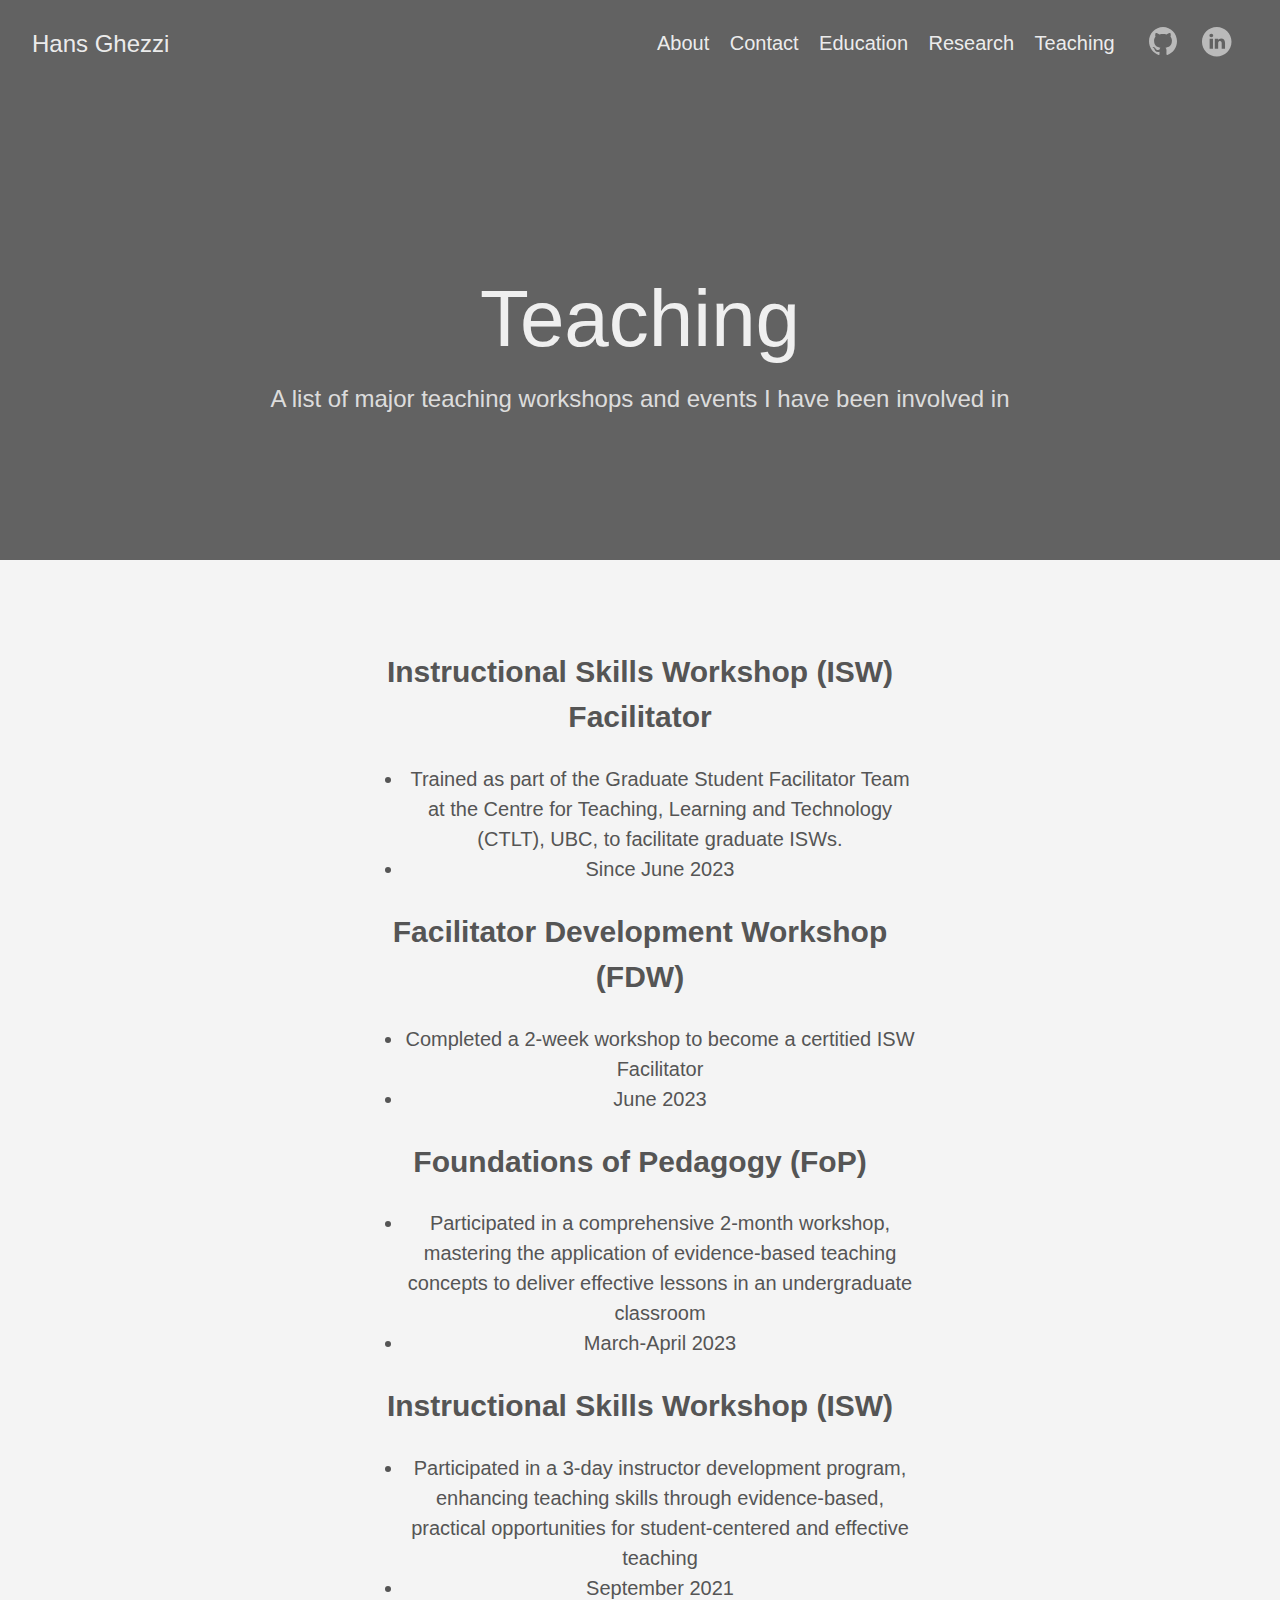
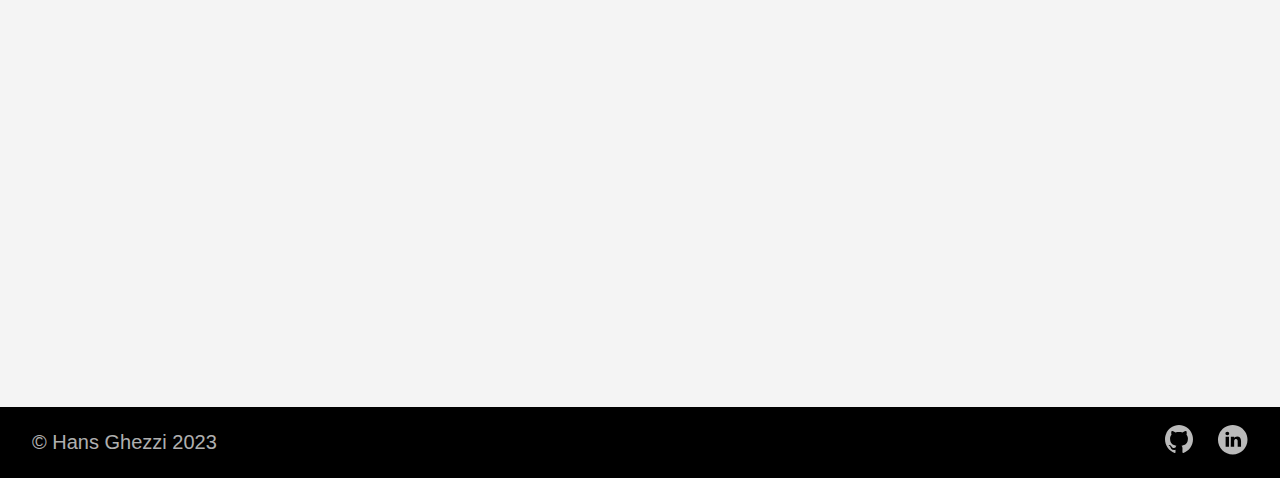
<file: teaching/index.html>
<!DOCTYPE html>
<html lang="en-us">
  <head>
    <meta charset="utf-8">
    <meta http-equiv="X-UA-Compatible" content="IE=edge,chrome=1">
    
    <title>Teaching | Hans Ghezzi</title>
    <meta name="viewport" content="width=device-width,minimum-scale=1">
    <meta name="description" content="A list of major teaching workshops and events I have been involved in">
    <meta name="generator" content="Hugo 0.71.0" />
    
    
    
    
      <meta name="robots" content="noindex, nofollow">
    

    
<link rel="stylesheet" href="https://hghezzi.github.io/hghezzi_portfolio/ananke/css/main.min.css" >



    
    
    
      

    

    
    
      <link href="https://hghezzi.github.io/hghezzi_portfolio/teaching/index.xml" rel="alternate" type="application/rss+xml" title="Hans Ghezzi" />
      <link href="https://hghezzi.github.io/hghezzi_portfolio/teaching/index.xml" rel="feed" type="application/rss+xml" title="Hans Ghezzi" />
      
    
    
    <meta property="og:title" content="Teaching" />
<meta property="og:description" content="A list of major teaching workshops and events I have been involved in" />
<meta property="og:type" content="website" />
<meta property="og:url" content="https://hghezzi.github.io/hghezzi_portfolio/teaching/" />
<meta property="og:site_name" content="Hans Ghezzi" />
<meta itemprop="name" content="Teaching">
<meta itemprop="description" content="A list of major teaching workshops and events I have been involved in"><meta name="twitter:card" content="summary"/>
<meta name="twitter:title" content="Teaching"/>
<meta name="twitter:description" content="A list of major teaching workshops and events I have been involved in"/>

	
  </head>

  <body class="ma0 avenir bg-near-white">

    

  
  <header class="cover bg-top" style="background-image: url('https://hghezzi.github.io/hghezzi_portfolio/images/Whistler.PNG');">
    <div class="bg-black-60">
      <nav class="pv3 ph3 ph4-ns" role="navigation">
  <div class="flex-l justify-between items-center center">
    <a href="https://hghezzi.github.io/hghezzi_portfolio/" class="f3 fw2 hover-white no-underline white-90 dib">
      
        Hans Ghezzi
      
    </a>
    <div class="flex-l items-center">
      

      
        <ul class="pl0 mr3">
          
          <li class="list f5 f4-ns fw4 dib pr3">
            <a class="hover-white no-underline white-90" href="https://hghezzi.github.io/hghezzi_portfolio/about/" title="About page">
              About
            </a>
          </li>
          
          <li class="list f5 f4-ns fw4 dib pr3">
            <a class="hover-white no-underline white-90" href="https://hghezzi.github.io/hghezzi_portfolio/contact/" title="Contact page">
              Contact
            </a>
          </li>
          
          <li class="list f5 f4-ns fw4 dib pr3">
            <a class="hover-white no-underline white-90" href="https://hghezzi.github.io/hghezzi_portfolio/education/" title="Education page">
              Education
            </a>
          </li>
          
          <li class="list f5 f4-ns fw4 dib pr3">
            <a class="hover-white no-underline white-90" href="https://hghezzi.github.io/hghezzi_portfolio/post/" title="Research page">
              Research
            </a>
          </li>
          
          <li class="list f5 f4-ns fw4 dib pr3">
            <a class="hover-white no-underline white-90" href="https://hghezzi.github.io/hghezzi_portfolio/teaching/" title="Teaching page">
              Teaching
            </a>
          </li>
          
        </ul>
      
      
<div class="ananke-socials">
  
    
    <a href="https://github.com/hghezzi" target="_blank" rel="noopener" class="github ananke-social-link link-transition stackoverflow link dib z-999 pt3 pt0-l mr1" title="GitHub link" aria-label="follow on GitHub——Opens in a new window">
      
        <span class="icon"><svg style="enable-background:new 0 0 512 512;" version="1.1" viewBox="0 0 512 512"  xml:space="preserve" xmlns="http://www.w3.org/2000/svg" xmlns:xlink="http://www.w3.org/1999/xlink" >
  <path d="M256,32C132.3,32,32,134.8,32,261.7c0,101.5,64.2,187.5,153.2,217.9c11.2,2.1,15.3-5,15.3-11.1   c0-5.5-0.2-19.9-0.3-39.1c-62.3,13.9-75.5-30.8-75.5-30.8c-10.2-26.5-24.9-33.6-24.9-33.6c-20.3-14.3,1.5-14,1.5-14   c22.5,1.6,34.3,23.7,34.3,23.7c20,35.1,52.4,25,65.2,19.1c2-14.8,7.8-25,14.2-30.7c-49.7-5.8-102-25.5-102-113.5   c0-25.1,8.7-45.6,23-61.6c-2.3-5.8-10-29.2,2.2-60.8c0,0,18.8-6.2,61.6,23.5c17.9-5.1,37-7.6,56.1-7.7c19,0.1,38.2,2.6,56.1,7.7   c42.8-29.7,61.5-23.5,61.5-23.5c12.2,31.6,4.5,55,2.2,60.8c14.3,16.1,23,36.6,23,61.6c0,88.2-52.4,107.6-102.3,113.3   c8,7.1,15.2,21.1,15.2,42.5c0,30.7-0.3,55.5-0.3,63c0,6.1,4,13.3,15.4,11C415.9,449.1,480,363.1,480,261.7   C480,134.8,379.7,32,256,32z"/>
</svg>
</span>
      
<span class="new-window"><svg  height="8px"  style="enable-background:new 0 0 1000 1000;" version="1.1" viewBox="0 0 1000 1000"  xml:space="preserve" xmlns="http://www.w3.org/2000/svg" xmlns:xlink="http://www.w3.org/1999/xlink" >
<path d="M598 128h298v298h-86v-152l-418 418-60-60 418-418h-152v-86zM810 810v-298h86v298c0 46-40 86-86 86h-596c-48 0-86-40-86-86v-596c0-46 38-86 86-86h298v86h-298v596h596z" style="fill-rule:evenodd;clip-rule:evenodd;"/>
</svg>
</span></a>
  
    
    <a href="http://ca.linkedin.com/in/hansghezzi" target="_blank" rel="noopener" class="linkedin ananke-social-link link-transition stackoverflow link dib z-999 pt3 pt0-l mr1" title="LinkedIn link" aria-label="follow on LinkedIn——Opens in a new window">
      
        <span class="icon"><svg style="enable-background:new 0 0 65 65;" version="1.1" viewBox="0 0 65 65"  xml:space="preserve" xmlns="http://www.w3.org/2000/svg" xmlns:xlink="http://www.w3.org/1999/xlink">
  <path d="M50.837,48.137V36.425c0-6.275-3.35-9.195-7.816-9.195  c-3.604,0-5.219,1.983-6.119,3.374V27.71h-6.79c0.09,1.917,0,20.427,0,20.427h6.79V36.729c0-0.609,0.044-1.219,0.224-1.655  c0.49-1.22,1.607-2.483,3.482-2.483c2.458,0,3.44,1.873,3.44,4.618v10.929H50.837z M22.959,24.922c2.367,0,3.842-1.57,3.842-3.531  c-0.044-2.003-1.475-3.528-3.797-3.528s-3.841,1.524-3.841,3.528c0,1.961,1.474,3.531,3.753,3.531H22.959z M34,64  C17.432,64,4,50.568,4,34C4,17.431,17.432,4,34,4s30,13.431,30,30C64,50.568,50.568,64,34,64z M26.354,48.137V27.71h-6.789v20.427  H26.354z" style="fill-rule:evenodd;clip-rule:evenodd;"/>
</svg>
</span>
      
<span class="new-window"><svg  height="8px"  style="enable-background:new 0 0 1000 1000;" version="1.1" viewBox="0 0 1000 1000"  xml:space="preserve" xmlns="http://www.w3.org/2000/svg" xmlns:xlink="http://www.w3.org/1999/xlink" >
<path d="M598 128h298v298h-86v-152l-418 418-60-60 418-418h-152v-86zM810 810v-298h86v298c0 46-40 86-86 86h-596c-48 0-86-40-86-86v-596c0-46 38-86 86-86h298v86h-298v596h596z" style="fill-rule:evenodd;clip-rule:evenodd;"/>
</svg>
</span></a>
  
</div>

    </div>
  </div>
</nav>

      <div class="tc-l pv4 pv6-l ph3 ph4-ns">
        <h1 class="f2 f-subheadline-l fw2 white-90 mb0 lh-title">
          Teaching
        </h1>
        
          <h2 class="fw1 f5 f3-l white-80 measure-wide-l center mt3">
            A list of major teaching workshops and events I have been involved in
          </h2>
        
      </div>
    </div>
  </header>


    <main class="pb7" role="main">
      
  <article class="pa3 pa4-ns nested-copy-line-height">
    <section class="cf ph3 ph5-l pv3 pv4-l f4 tc-l center measure-wide lh-copy mid-gray"><h2 id="instructional-skills-workshop-isw-facilitator">Instructional Skills Workshop (ISW) Facilitator</h2>
<ul>
<li>Trained as part of the Graduate Student Facilitator Team at the Centre for Teaching, Learning and Technology (CTLT), UBC, to facilitate graduate ISWs.</li>
<li>Since June 2023</li>
</ul>
<h2 id="facilitator-development-workshop-fdw">Facilitator Development Workshop (FDW)</h2>
<ul>
<li>Completed a 2-week workshop to become a certitied ISW Facilitator</li>
<li>June 2023</li>
</ul>
<h2 id="foundations-of-pedagogy-fop">Foundations of Pedagogy (FoP)</h2>
<ul>
<li>Participated in a comprehensive 2-month workshop, mastering the application of evidence-based teaching concepts to deliver effective lessons in an undergraduate classroom</li>
<li>March-April 2023</li>
</ul>
<h2 id="instructional-skills-workshop-isw">Instructional Skills Workshop (ISW)</h2>
<ul>
<li>Participated in a 3-day instructor development program, enhancing teaching skills through evidence-based, practical opportunities for student-centered and effective teaching</li>
<li>September 2021</li>
</ul>
</section>
    <section class="flex-ns flex-wrap justify-around mt5">
      
    </section>

</article>

    </main>
    <footer class="bg-black bottom-0 w-100 pa3" role="contentinfo">
  <div class="flex justify-between">
  <a class="f4 fw4 hover-white no-underline white-70 dn dib-ns pv2 ph3" href="https://hghezzi.github.io/hghezzi_portfolio/" >
    &copy;  Hans Ghezzi 2023 
  </a>
    <div>
<div class="ananke-socials">
  
    
    <a href="https://github.com/hghezzi" target="_blank" rel="noopener" class="github ananke-social-link link-transition stackoverflow link dib z-999 pt3 pt0-l mr1" title="GitHub link" aria-label="follow on GitHub——Opens in a new window">
      
        <span class="icon"><svg style="enable-background:new 0 0 512 512;" version="1.1" viewBox="0 0 512 512"  xml:space="preserve" xmlns="http://www.w3.org/2000/svg" xmlns:xlink="http://www.w3.org/1999/xlink" >
  <path d="M256,32C132.3,32,32,134.8,32,261.7c0,101.5,64.2,187.5,153.2,217.9c11.2,2.1,15.3-5,15.3-11.1   c0-5.5-0.2-19.9-0.3-39.1c-62.3,13.9-75.5-30.8-75.5-30.8c-10.2-26.5-24.9-33.6-24.9-33.6c-20.3-14.3,1.5-14,1.5-14   c22.5,1.6,34.3,23.7,34.3,23.7c20,35.1,52.4,25,65.2,19.1c2-14.8,7.8-25,14.2-30.7c-49.7-5.8-102-25.5-102-113.5   c0-25.1,8.7-45.6,23-61.6c-2.3-5.8-10-29.2,2.2-60.8c0,0,18.8-6.2,61.6,23.5c17.9-5.1,37-7.6,56.1-7.7c19,0.1,38.2,2.6,56.1,7.7   c42.8-29.7,61.5-23.5,61.5-23.5c12.2,31.6,4.5,55,2.2,60.8c14.3,16.1,23,36.6,23,61.6c0,88.2-52.4,107.6-102.3,113.3   c8,7.1,15.2,21.1,15.2,42.5c0,30.7-0.3,55.5-0.3,63c0,6.1,4,13.3,15.4,11C415.9,449.1,480,363.1,480,261.7   C480,134.8,379.7,32,256,32z"/>
</svg>
</span>
      
<span class="new-window"><svg  height="8px"  style="enable-background:new 0 0 1000 1000;" version="1.1" viewBox="0 0 1000 1000"  xml:space="preserve" xmlns="http://www.w3.org/2000/svg" xmlns:xlink="http://www.w3.org/1999/xlink" >
<path d="M598 128h298v298h-86v-152l-418 418-60-60 418-418h-152v-86zM810 810v-298h86v298c0 46-40 86-86 86h-596c-48 0-86-40-86-86v-596c0-46 38-86 86-86h298v86h-298v596h596z" style="fill-rule:evenodd;clip-rule:evenodd;"/>
</svg>
</span></a>
  
    
    <a href="http://ca.linkedin.com/in/hansghezzi" target="_blank" rel="noopener" class="linkedin ananke-social-link link-transition stackoverflow link dib z-999 pt3 pt0-l mr1" title="LinkedIn link" aria-label="follow on LinkedIn——Opens in a new window">
      
        <span class="icon"><svg style="enable-background:new 0 0 65 65;" version="1.1" viewBox="0 0 65 65"  xml:space="preserve" xmlns="http://www.w3.org/2000/svg" xmlns:xlink="http://www.w3.org/1999/xlink">
  <path d="M50.837,48.137V36.425c0-6.275-3.35-9.195-7.816-9.195  c-3.604,0-5.219,1.983-6.119,3.374V27.71h-6.79c0.09,1.917,0,20.427,0,20.427h6.79V36.729c0-0.609,0.044-1.219,0.224-1.655  c0.49-1.22,1.607-2.483,3.482-2.483c2.458,0,3.44,1.873,3.44,4.618v10.929H50.837z M22.959,24.922c2.367,0,3.842-1.57,3.842-3.531  c-0.044-2.003-1.475-3.528-3.797-3.528s-3.841,1.524-3.841,3.528c0,1.961,1.474,3.531,3.753,3.531H22.959z M34,64  C17.432,64,4,50.568,4,34C4,17.431,17.432,4,34,4s30,13.431,30,30C64,50.568,50.568,64,34,64z M26.354,48.137V27.71h-6.789v20.427  H26.354z" style="fill-rule:evenodd;clip-rule:evenodd;"/>
</svg>
</span>
      
<span class="new-window"><svg  height="8px"  style="enable-background:new 0 0 1000 1000;" version="1.1" viewBox="0 0 1000 1000"  xml:space="preserve" xmlns="http://www.w3.org/2000/svg" xmlns:xlink="http://www.w3.org/1999/xlink" >
<path d="M598 128h298v298h-86v-152l-418 418-60-60 418-418h-152v-86zM810 810v-298h86v298c0 46-40 86-86 86h-596c-48 0-86-40-86-86v-596c0-46 38-86 86-86h298v86h-298v596h596z" style="fill-rule:evenodd;clip-rule:evenodd;"/>
</svg>
</span></a>
  
</div>
</div>
  </div>
</footer>

  </body>
</html>
</file>
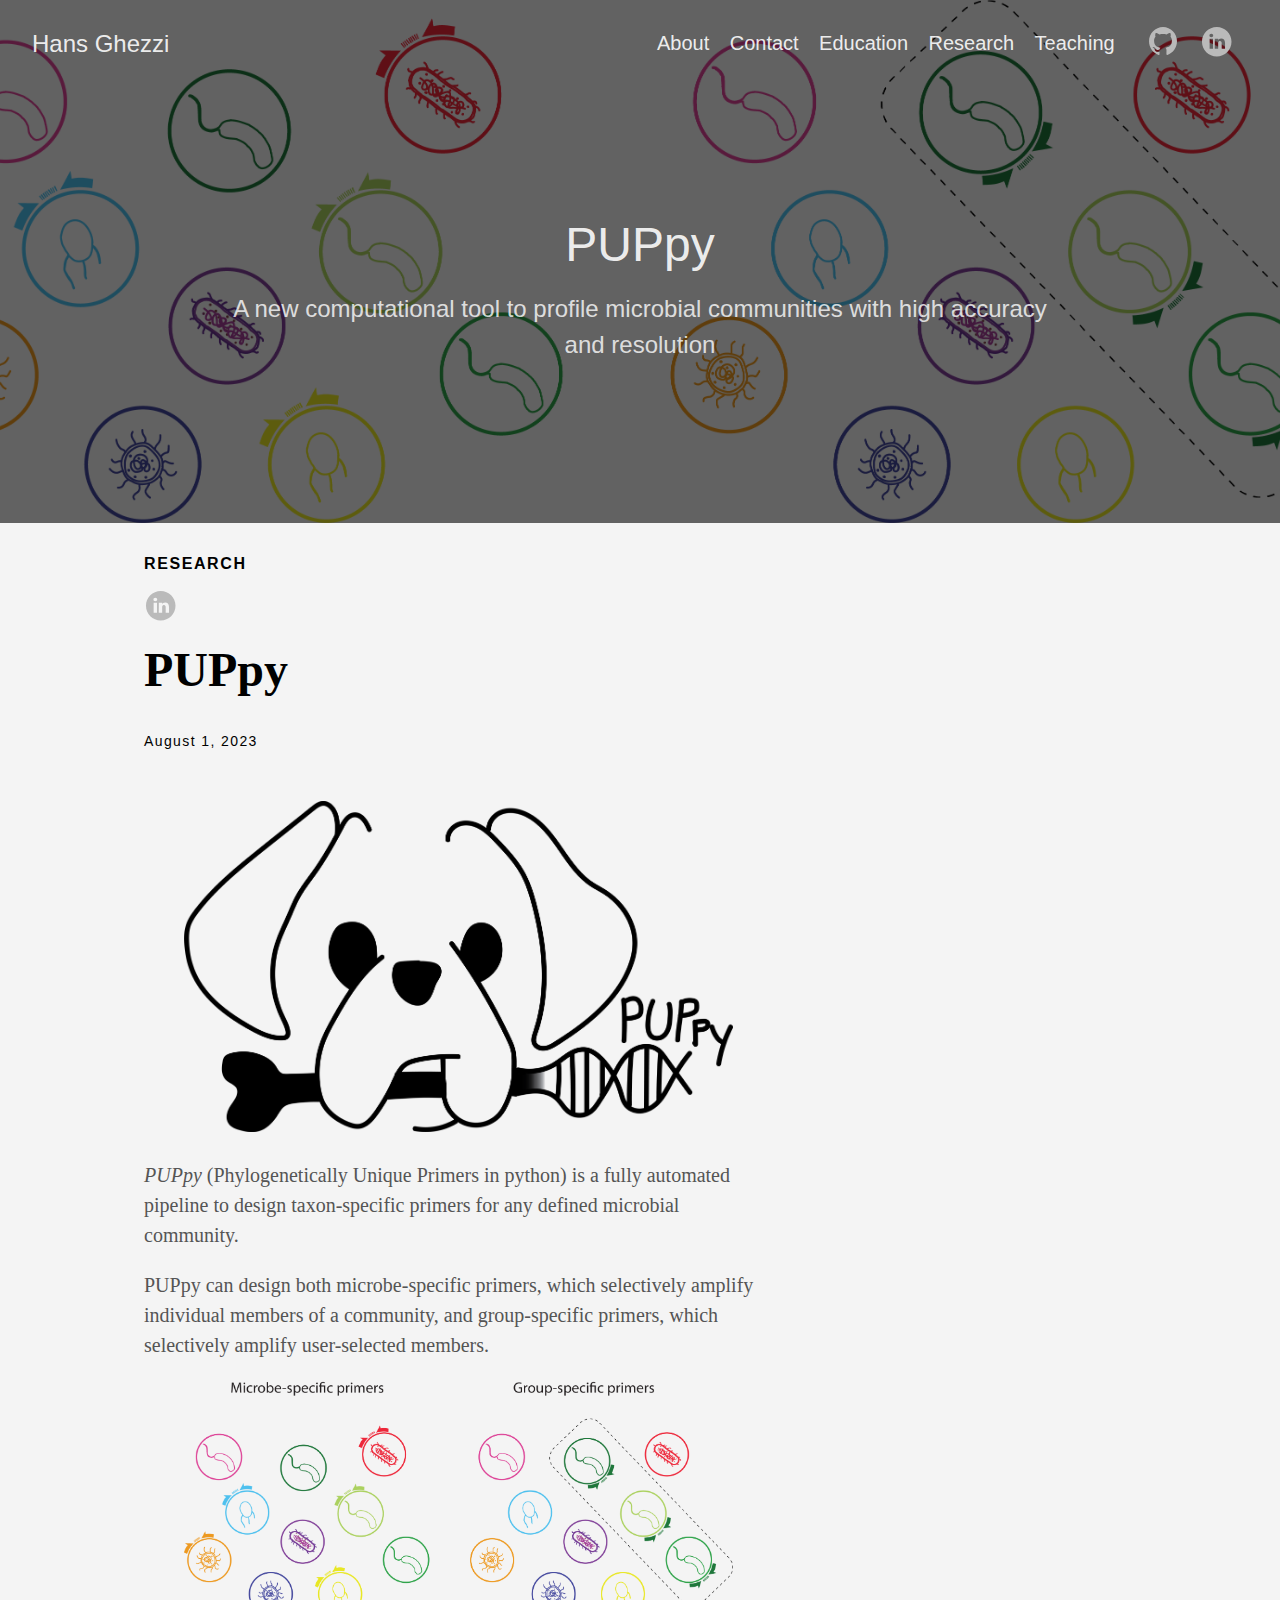
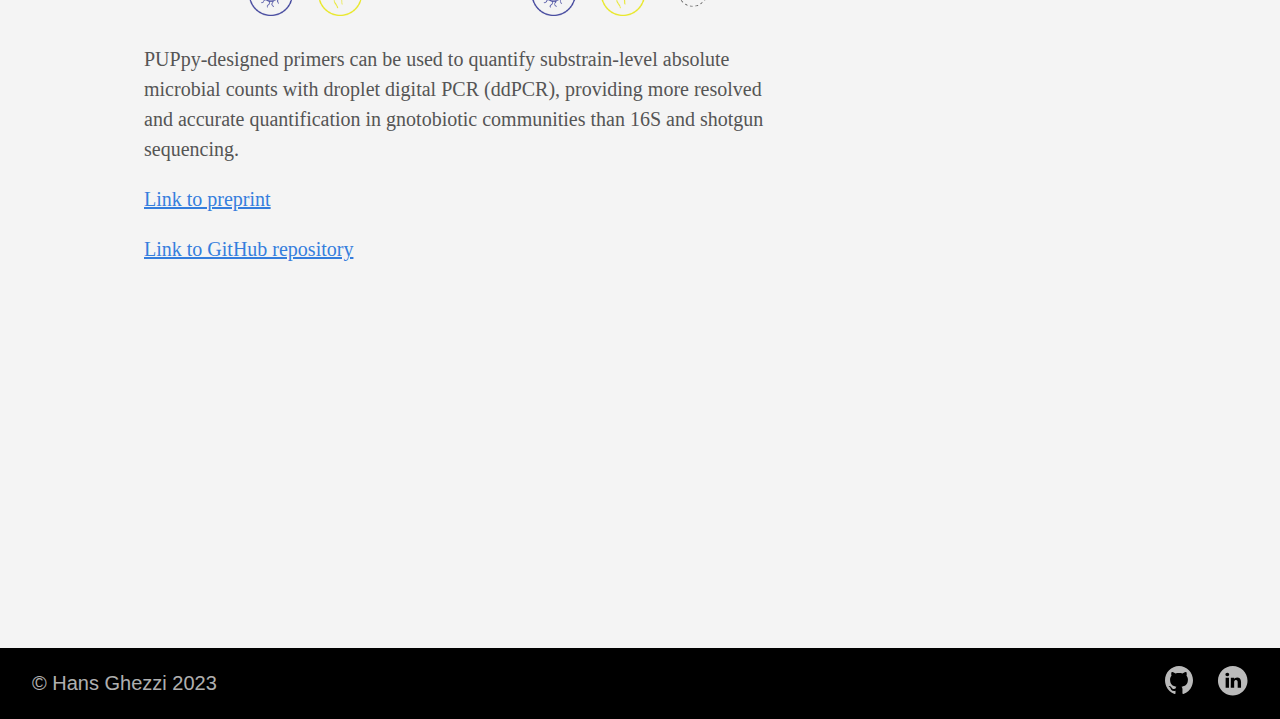
<file: post/puppy/index.html>
<!DOCTYPE html>
<html lang="en-us">
  <head>
    <meta charset="utf-8">
    <meta http-equiv="X-UA-Compatible" content="IE=edge,chrome=1">
    
    <title>PUPpy | Hans Ghezzi</title>
    <meta name="viewport" content="width=device-width,minimum-scale=1">
    <meta name="description" content="A new computational tool to profile microbial communities with high accuracy and resolution">
    <meta name="generator" content="Hugo 0.71.0" />
    
    
    
    
      <meta name="robots" content="noindex, nofollow">
    

    
<link rel="stylesheet" href="https://hghezzi.github.io/hghezzi_portfolio/ananke/css/main.min.css" >



    
    
    
      

    

    
    
    <meta property="og:title" content="PUPpy" />
<meta property="og:description" content="A new computational tool to profile microbial communities with high accuracy and resolution" />
<meta property="og:type" content="article" />
<meta property="og:url" content="https://hghezzi.github.io/hghezzi_portfolio/post/puppy/" />
<meta property="article:published_time" content="2023-08-01T10:58:08-04:00" />
<meta property="article:modified_time" content="2023-08-01T10:58:08-04:00" /><meta property="og:site_name" content="Hans Ghezzi" />
<meta itemprop="name" content="PUPpy">
<meta itemprop="description" content="A new computational tool to profile microbial communities with high accuracy and resolution">
<meta itemprop="datePublished" content="2023-08-01T10:58:08-04:00" />
<meta itemprop="dateModified" content="2023-08-01T10:58:08-04:00" />
<meta itemprop="wordCount" content="79">



<meta itemprop="keywords" content="" /><meta name="twitter:card" content="summary"/>
<meta name="twitter:title" content="PUPpy"/>
<meta name="twitter:description" content="A new computational tool to profile microbial communities with high accuracy and resolution"/>

	
  </head>

  <body class="ma0 avenir bg-near-white">

    
   
  

  
  <header class="cover bg-top" style="background-image: url('https://hghezzi.github.io/hghezzi_portfolio/images/PUPpy_bacteria_noname.PNG');">
    <div class="bg-black-60">
      <nav class="pv3 ph3 ph4-ns" role="navigation">
  <div class="flex-l justify-between items-center center">
    <a href="https://hghezzi.github.io/hghezzi_portfolio/" class="f3 fw2 hover-white no-underline white-90 dib">
      
        Hans Ghezzi
      
    </a>
    <div class="flex-l items-center">
      

      
        <ul class="pl0 mr3">
          
          <li class="list f5 f4-ns fw4 dib pr3">
            <a class="hover-white no-underline white-90" href="https://hghezzi.github.io/hghezzi_portfolio/about/" title="About page">
              About
            </a>
          </li>
          
          <li class="list f5 f4-ns fw4 dib pr3">
            <a class="hover-white no-underline white-90" href="https://hghezzi.github.io/hghezzi_portfolio/contact/" title="Contact page">
              Contact
            </a>
          </li>
          
          <li class="list f5 f4-ns fw4 dib pr3">
            <a class="hover-white no-underline white-90" href="https://hghezzi.github.io/hghezzi_portfolio/education/" title="Education page">
              Education
            </a>
          </li>
          
          <li class="list f5 f4-ns fw4 dib pr3">
            <a class="hover-white no-underline white-90" href="https://hghezzi.github.io/hghezzi_portfolio/post/" title="Research page">
              Research
            </a>
          </li>
          
          <li class="list f5 f4-ns fw4 dib pr3">
            <a class="hover-white no-underline white-90" href="https://hghezzi.github.io/hghezzi_portfolio/teaching/" title="Teaching page">
              Teaching
            </a>
          </li>
          
        </ul>
      
      
<div class="ananke-socials">
  
    
    <a href="https://github.com/hghezzi" target="_blank" rel="noopener" class="github ananke-social-link link-transition stackoverflow link dib z-999 pt3 pt0-l mr1" title="GitHub link" aria-label="follow on GitHub——Opens in a new window">
      
        <span class="icon"><svg style="enable-background:new 0 0 512 512;" version="1.1" viewBox="0 0 512 512"  xml:space="preserve" xmlns="http://www.w3.org/2000/svg" xmlns:xlink="http://www.w3.org/1999/xlink" >
  <path d="M256,32C132.3,32,32,134.8,32,261.7c0,101.5,64.2,187.5,153.2,217.9c11.2,2.1,15.3-5,15.3-11.1   c0-5.5-0.2-19.9-0.3-39.1c-62.3,13.9-75.5-30.8-75.5-30.8c-10.2-26.5-24.9-33.6-24.9-33.6c-20.3-14.3,1.5-14,1.5-14   c22.5,1.6,34.3,23.7,34.3,23.7c20,35.1,52.4,25,65.2,19.1c2-14.8,7.8-25,14.2-30.7c-49.7-5.8-102-25.5-102-113.5   c0-25.1,8.7-45.6,23-61.6c-2.3-5.8-10-29.2,2.2-60.8c0,0,18.8-6.2,61.6,23.5c17.9-5.1,37-7.6,56.1-7.7c19,0.1,38.2,2.6,56.1,7.7   c42.8-29.7,61.5-23.5,61.5-23.5c12.2,31.6,4.5,55,2.2,60.8c14.3,16.1,23,36.6,23,61.6c0,88.2-52.4,107.6-102.3,113.3   c8,7.1,15.2,21.1,15.2,42.5c0,30.7-0.3,55.5-0.3,63c0,6.1,4,13.3,15.4,11C415.9,449.1,480,363.1,480,261.7   C480,134.8,379.7,32,256,32z"/>
</svg>
</span>
      
<span class="new-window"><svg  height="8px"  style="enable-background:new 0 0 1000 1000;" version="1.1" viewBox="0 0 1000 1000"  xml:space="preserve" xmlns="http://www.w3.org/2000/svg" xmlns:xlink="http://www.w3.org/1999/xlink" >
<path d="M598 128h298v298h-86v-152l-418 418-60-60 418-418h-152v-86zM810 810v-298h86v298c0 46-40 86-86 86h-596c-48 0-86-40-86-86v-596c0-46 38-86 86-86h298v86h-298v596h596z" style="fill-rule:evenodd;clip-rule:evenodd;"/>
</svg>
</span></a>
  
    
    <a href="http://ca.linkedin.com/in/hansghezzi" target="_blank" rel="noopener" class="linkedin ananke-social-link link-transition stackoverflow link dib z-999 pt3 pt0-l mr1" title="LinkedIn link" aria-label="follow on LinkedIn——Opens in a new window">
      
        <span class="icon"><svg style="enable-background:new 0 0 65 65;" version="1.1" viewBox="0 0 65 65"  xml:space="preserve" xmlns="http://www.w3.org/2000/svg" xmlns:xlink="http://www.w3.org/1999/xlink">
  <path d="M50.837,48.137V36.425c0-6.275-3.35-9.195-7.816-9.195  c-3.604,0-5.219,1.983-6.119,3.374V27.71h-6.79c0.09,1.917,0,20.427,0,20.427h6.79V36.729c0-0.609,0.044-1.219,0.224-1.655  c0.49-1.22,1.607-2.483,3.482-2.483c2.458,0,3.44,1.873,3.44,4.618v10.929H50.837z M22.959,24.922c2.367,0,3.842-1.57,3.842-3.531  c-0.044-2.003-1.475-3.528-3.797-3.528s-3.841,1.524-3.841,3.528c0,1.961,1.474,3.531,3.753,3.531H22.959z M34,64  C17.432,64,4,50.568,4,34C4,17.431,17.432,4,34,4s30,13.431,30,30C64,50.568,50.568,64,34,64z M26.354,48.137V27.71h-6.789v20.427  H26.354z" style="fill-rule:evenodd;clip-rule:evenodd;"/>
</svg>
</span>
      
<span class="new-window"><svg  height="8px"  style="enable-background:new 0 0 1000 1000;" version="1.1" viewBox="0 0 1000 1000"  xml:space="preserve" xmlns="http://www.w3.org/2000/svg" xmlns:xlink="http://www.w3.org/1999/xlink" >
<path d="M598 128h298v298h-86v-152l-418 418-60-60 418-418h-152v-86zM810 810v-298h86v298c0 46-40 86-86 86h-596c-48 0-86-40-86-86v-596c0-46 38-86 86-86h298v86h-298v596h596z" style="fill-rule:evenodd;clip-rule:evenodd;"/>
</svg>
</span></a>
  
</div>

    </div>
  </div>
</nav>

      <div class="tc-l pv6 ph3 ph4-ns">
        
          <div class="f2 f1-l fw2 white-90 mb0 lh-title">PUPpy</div>
          
            <div class="fw1 f5 f3-l white-80 measure-wide-l center lh-copy mt3 mb4">
              A new computational tool to profile microbial communities with high accuracy and resolution
            </div>
          
        
      </div>
    </div>
  </header>



    <main class="pb7" role="main">
      
  
  <article class="flex-l flex-wrap justify-between mw8 center ph3">
    <header class="mt4 w-100">
      <aside class="instapaper_ignoref b helvetica tracked">
          
        RESEARCH
      </aside>
      










  <div id="sharing" class="mt3 ananke-socials">
    
      
      <a href="https://www.linkedin.com/shareArticle?mini=true&amp;url=https://hghezzi.github.io/hghezzi_portfolio/post/puppy/&amp;title=PUPpy" class="ananke-social-link linkedin no-underline" aria-label="share on LinkedIn">
        
        <span class="icon"> <svg style="enable-background:new 0 0 65 65;" version="1.1" viewBox="0 0 65 65"  xml:space="preserve" xmlns="http://www.w3.org/2000/svg" xmlns:xlink="http://www.w3.org/1999/xlink">
  <path d="M50.837,48.137V36.425c0-6.275-3.35-9.195-7.816-9.195  c-3.604,0-5.219,1.983-6.119,3.374V27.71h-6.79c0.09,1.917,0,20.427,0,20.427h6.79V36.729c0-0.609,0.044-1.219,0.224-1.655  c0.49-1.22,1.607-2.483,3.482-2.483c2.458,0,3.44,1.873,3.44,4.618v10.929H50.837z M22.959,24.922c2.367,0,3.842-1.57,3.842-3.531  c-0.044-2.003-1.475-3.528-3.797-3.528s-3.841,1.524-3.841,3.528c0,1.961,1.474,3.531,3.753,3.531H22.959z M34,64  C17.432,64,4,50.568,4,34C4,17.431,17.432,4,34,4s30,13.431,30,30C64,50.568,50.568,64,34,64z M26.354,48.137V27.71h-6.789v20.427  H26.354z" style="fill-rule:evenodd;clip-rule:evenodd;"/>
</svg>
</span>
        
      </a>
    
  </div>


      <h1 class="f1 athelas mt3 mb1">PUPpy</h1>
      
      
      
      <time class="f6 mv4 dib tracked" datetime="2023-08-01T10:58:08-04:00">August 1, 2023</time>
      

      
      
    </header>
    <div class="nested-copy-line-height lh-copy serif f4 nested-links mid-gray pr4-l w-two-thirds-l"><figure>
    <img src="https://hghezzi.github.io/hghezzi_portfolio/images/PUPpy_logo_DigitalSchematic.PNG"/> 
</figure>

<p><em>PUPpy</em> (Phylogenetically Unique Primers in python) is a fully automated pipeline to design taxon-specific primers for any defined microbial community.</p>
<p>PUPpy can design both microbe-specific primers, which selectively amplify individual members of a community, and group-specific primers, which selectively amplify user-selected members.</p>
<figure>
    <img src="https://hghezzi.github.io/hghezzi_portfolio/images/PUPpy_bacteria.PNG"/> 
</figure>

<p>PUPpy-designed primers can be used to quantify substrain-level absolute microbial counts with droplet digital PCR (ddPCR), providing more resolved and accurate quantification in gnotobiotic communities than 16S and shotgun sequencing.</p>
<p><a href="http://tropini.microbiology.ubc.ca/Ghezzi/PUPpy.html">Link to preprint</a></p>
<p><a href="https://github.com/Tropini-lab/PUPpy">Link to GitHub repository</a></p>
<ul class="pa0">
  
</ul>
<div class="mt6 instapaper_ignoref">
      
      
      </div>
    </div>

    <aside class="w-30-l mt6-l">




</aside>

  </article>

    </main>
    <footer class="bg-black bottom-0 w-100 pa3" role="contentinfo">
  <div class="flex justify-between">
  <a class="f4 fw4 hover-white no-underline white-70 dn dib-ns pv2 ph3" href="https://hghezzi.github.io/hghezzi_portfolio/" >
    &copy;  Hans Ghezzi 2023 
  </a>
    <div>
<div class="ananke-socials">
  
    
    <a href="https://github.com/hghezzi" target="_blank" rel="noopener" class="github ananke-social-link link-transition stackoverflow link dib z-999 pt3 pt0-l mr1" title="GitHub link" aria-label="follow on GitHub——Opens in a new window">
      
        <span class="icon"><svg style="enable-background:new 0 0 512 512;" version="1.1" viewBox="0 0 512 512"  xml:space="preserve" xmlns="http://www.w3.org/2000/svg" xmlns:xlink="http://www.w3.org/1999/xlink" >
  <path d="M256,32C132.3,32,32,134.8,32,261.7c0,101.5,64.2,187.5,153.2,217.9c11.2,2.1,15.3-5,15.3-11.1   c0-5.5-0.2-19.9-0.3-39.1c-62.3,13.9-75.5-30.8-75.5-30.8c-10.2-26.5-24.9-33.6-24.9-33.6c-20.3-14.3,1.5-14,1.5-14   c22.5,1.6,34.3,23.7,34.3,23.7c20,35.1,52.4,25,65.2,19.1c2-14.8,7.8-25,14.2-30.7c-49.7-5.8-102-25.5-102-113.5   c0-25.1,8.7-45.6,23-61.6c-2.3-5.8-10-29.2,2.2-60.8c0,0,18.8-6.2,61.6,23.5c17.9-5.1,37-7.6,56.1-7.7c19,0.1,38.2,2.6,56.1,7.7   c42.8-29.7,61.5-23.5,61.5-23.5c12.2,31.6,4.5,55,2.2,60.8c14.3,16.1,23,36.6,23,61.6c0,88.2-52.4,107.6-102.3,113.3   c8,7.1,15.2,21.1,15.2,42.5c0,30.7-0.3,55.5-0.3,63c0,6.1,4,13.3,15.4,11C415.9,449.1,480,363.1,480,261.7   C480,134.8,379.7,32,256,32z"/>
</svg>
</span>
      
<span class="new-window"><svg  height="8px"  style="enable-background:new 0 0 1000 1000;" version="1.1" viewBox="0 0 1000 1000"  xml:space="preserve" xmlns="http://www.w3.org/2000/svg" xmlns:xlink="http://www.w3.org/1999/xlink" >
<path d="M598 128h298v298h-86v-152l-418 418-60-60 418-418h-152v-86zM810 810v-298h86v298c0 46-40 86-86 86h-596c-48 0-86-40-86-86v-596c0-46 38-86 86-86h298v86h-298v596h596z" style="fill-rule:evenodd;clip-rule:evenodd;"/>
</svg>
</span></a>
  
    
    <a href="http://ca.linkedin.com/in/hansghezzi" target="_blank" rel="noopener" class="linkedin ananke-social-link link-transition stackoverflow link dib z-999 pt3 pt0-l mr1" title="LinkedIn link" aria-label="follow on LinkedIn——Opens in a new window">
      
        <span class="icon"><svg style="enable-background:new 0 0 65 65;" version="1.1" viewBox="0 0 65 65"  xml:space="preserve" xmlns="http://www.w3.org/2000/svg" xmlns:xlink="http://www.w3.org/1999/xlink">
  <path d="M50.837,48.137V36.425c0-6.275-3.35-9.195-7.816-9.195  c-3.604,0-5.219,1.983-6.119,3.374V27.71h-6.79c0.09,1.917,0,20.427,0,20.427h6.79V36.729c0-0.609,0.044-1.219,0.224-1.655  c0.49-1.22,1.607-2.483,3.482-2.483c2.458,0,3.44,1.873,3.44,4.618v10.929H50.837z M22.959,24.922c2.367,0,3.842-1.57,3.842-3.531  c-0.044-2.003-1.475-3.528-3.797-3.528s-3.841,1.524-3.841,3.528c0,1.961,1.474,3.531,3.753,3.531H22.959z M34,64  C17.432,64,4,50.568,4,34C4,17.431,17.432,4,34,4s30,13.431,30,30C64,50.568,50.568,64,34,64z M26.354,48.137V27.71h-6.789v20.427  H26.354z" style="fill-rule:evenodd;clip-rule:evenodd;"/>
</svg>
</span>
      
<span class="new-window"><svg  height="8px"  style="enable-background:new 0 0 1000 1000;" version="1.1" viewBox="0 0 1000 1000"  xml:space="preserve" xmlns="http://www.w3.org/2000/svg" xmlns:xlink="http://www.w3.org/1999/xlink" >
<path d="M598 128h298v298h-86v-152l-418 418-60-60 418-418h-152v-86zM810 810v-298h86v298c0 46-40 86-86 86h-596c-48 0-86-40-86-86v-596c0-46 38-86 86-86h298v86h-298v596h596z" style="fill-rule:evenodd;clip-rule:evenodd;"/>
</svg>
</span></a>
  
</div>
</div>
  </div>
</footer>

  </body>
</html>
</file>
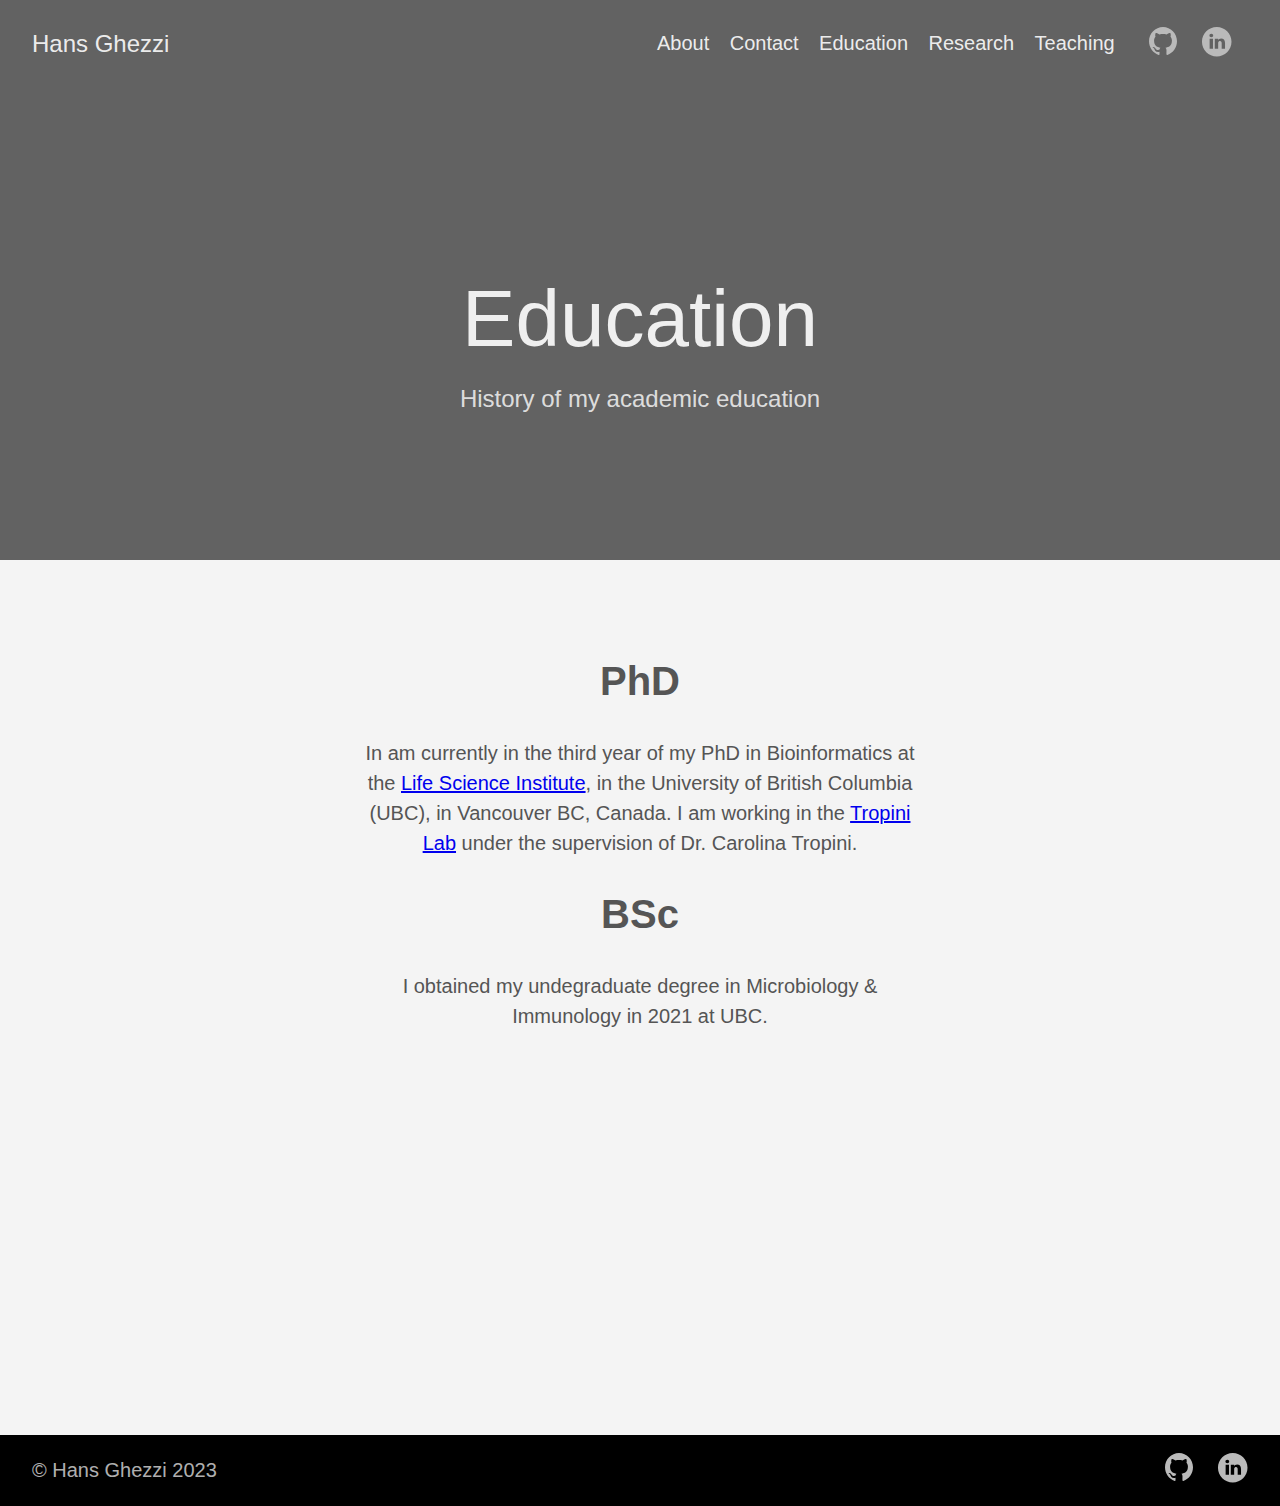
<file: education/page/1/index.html>
<!DOCTYPE html><html><head><title>https://hghezzi.github.io/hghezzi_portfolio/education/</title><link rel="canonical" href="https://hghezzi.github.io/hghezzi_portfolio/education/"/><meta name="robots" content="noindex"><meta charset="utf-8" /><meta http-equiv="refresh" content="0; url=https://hghezzi.github.io/hghezzi_portfolio/education/" /></head></html>
</file>
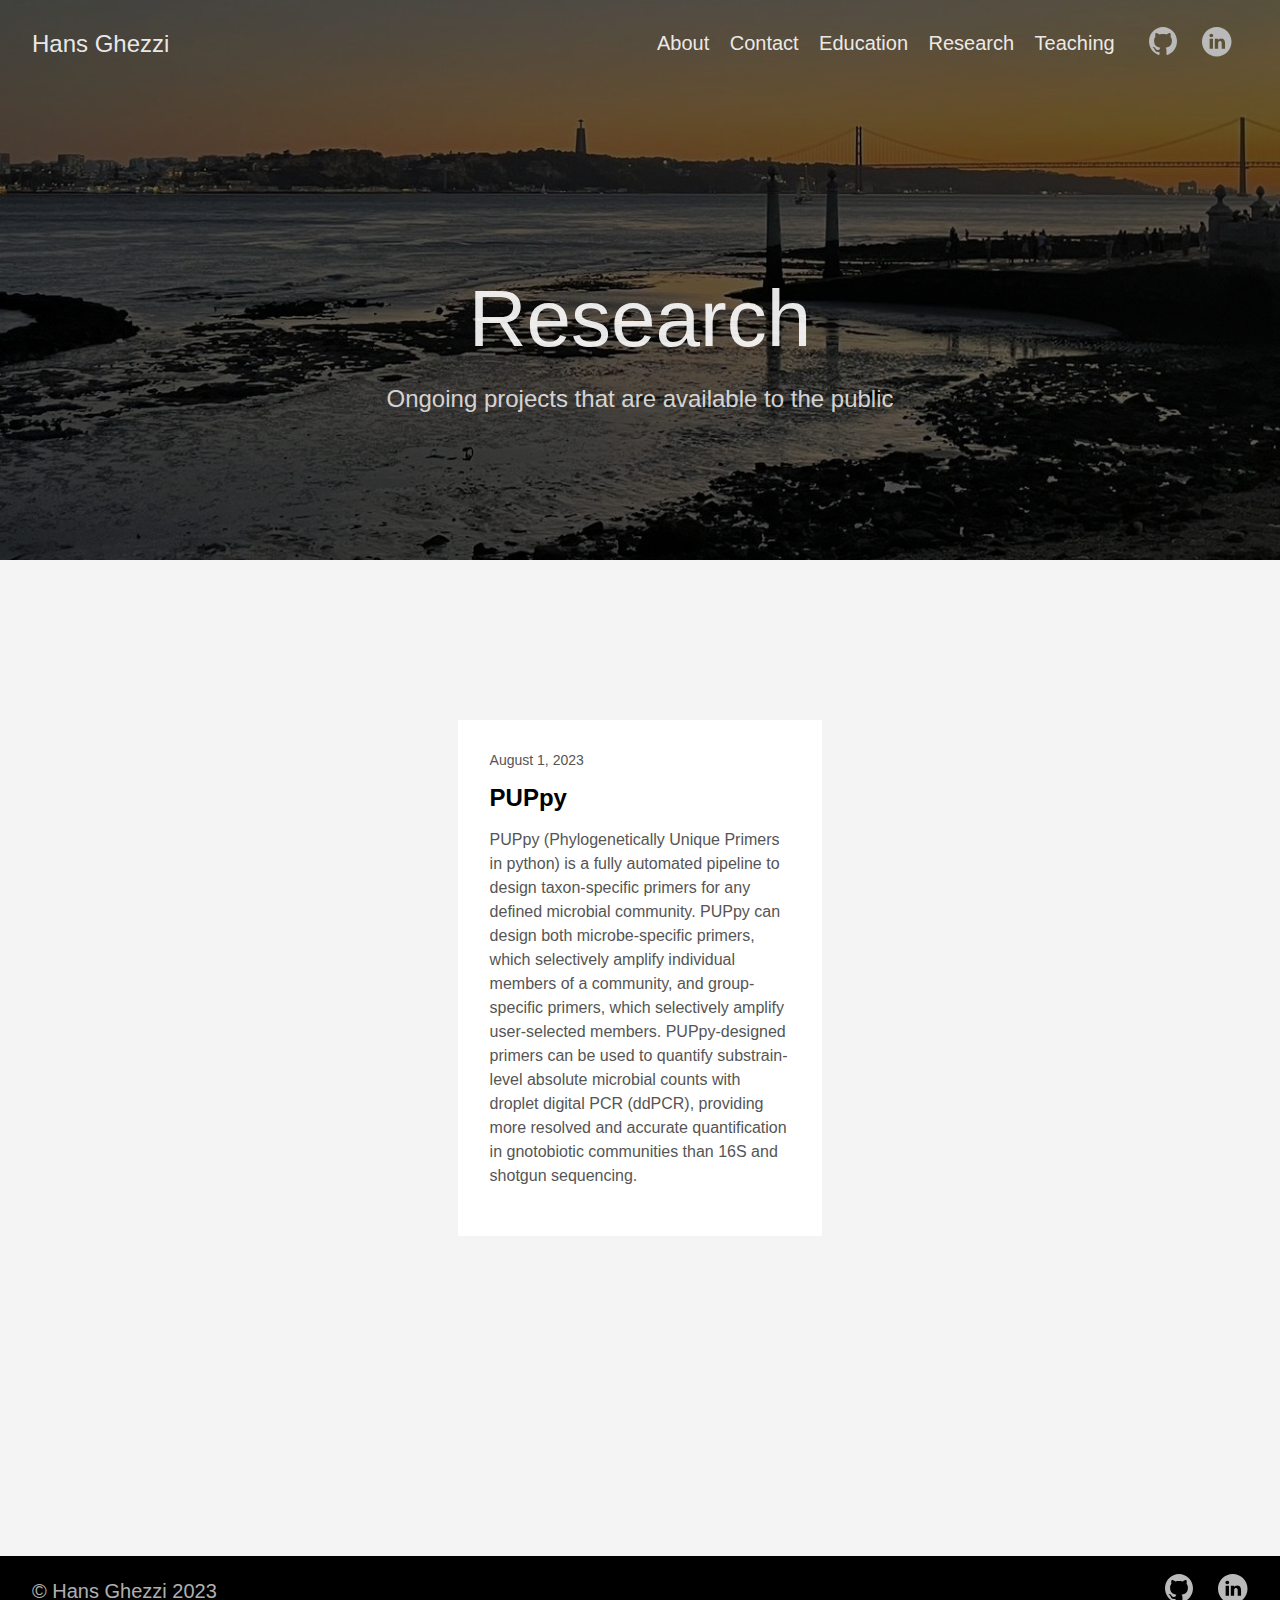
<file: post/page/1/index.html>
<!DOCTYPE html><html><head><title>https://hghezzi.github.io/hghezzi_portfolio/post/</title><link rel="canonical" href="https://hghezzi.github.io/hghezzi_portfolio/post/"/><meta name="robots" content="noindex"><meta charset="utf-8" /><meta http-equiv="refresh" content="0; url=https://hghezzi.github.io/hghezzi_portfolio/post/" /></head></html>
</file>
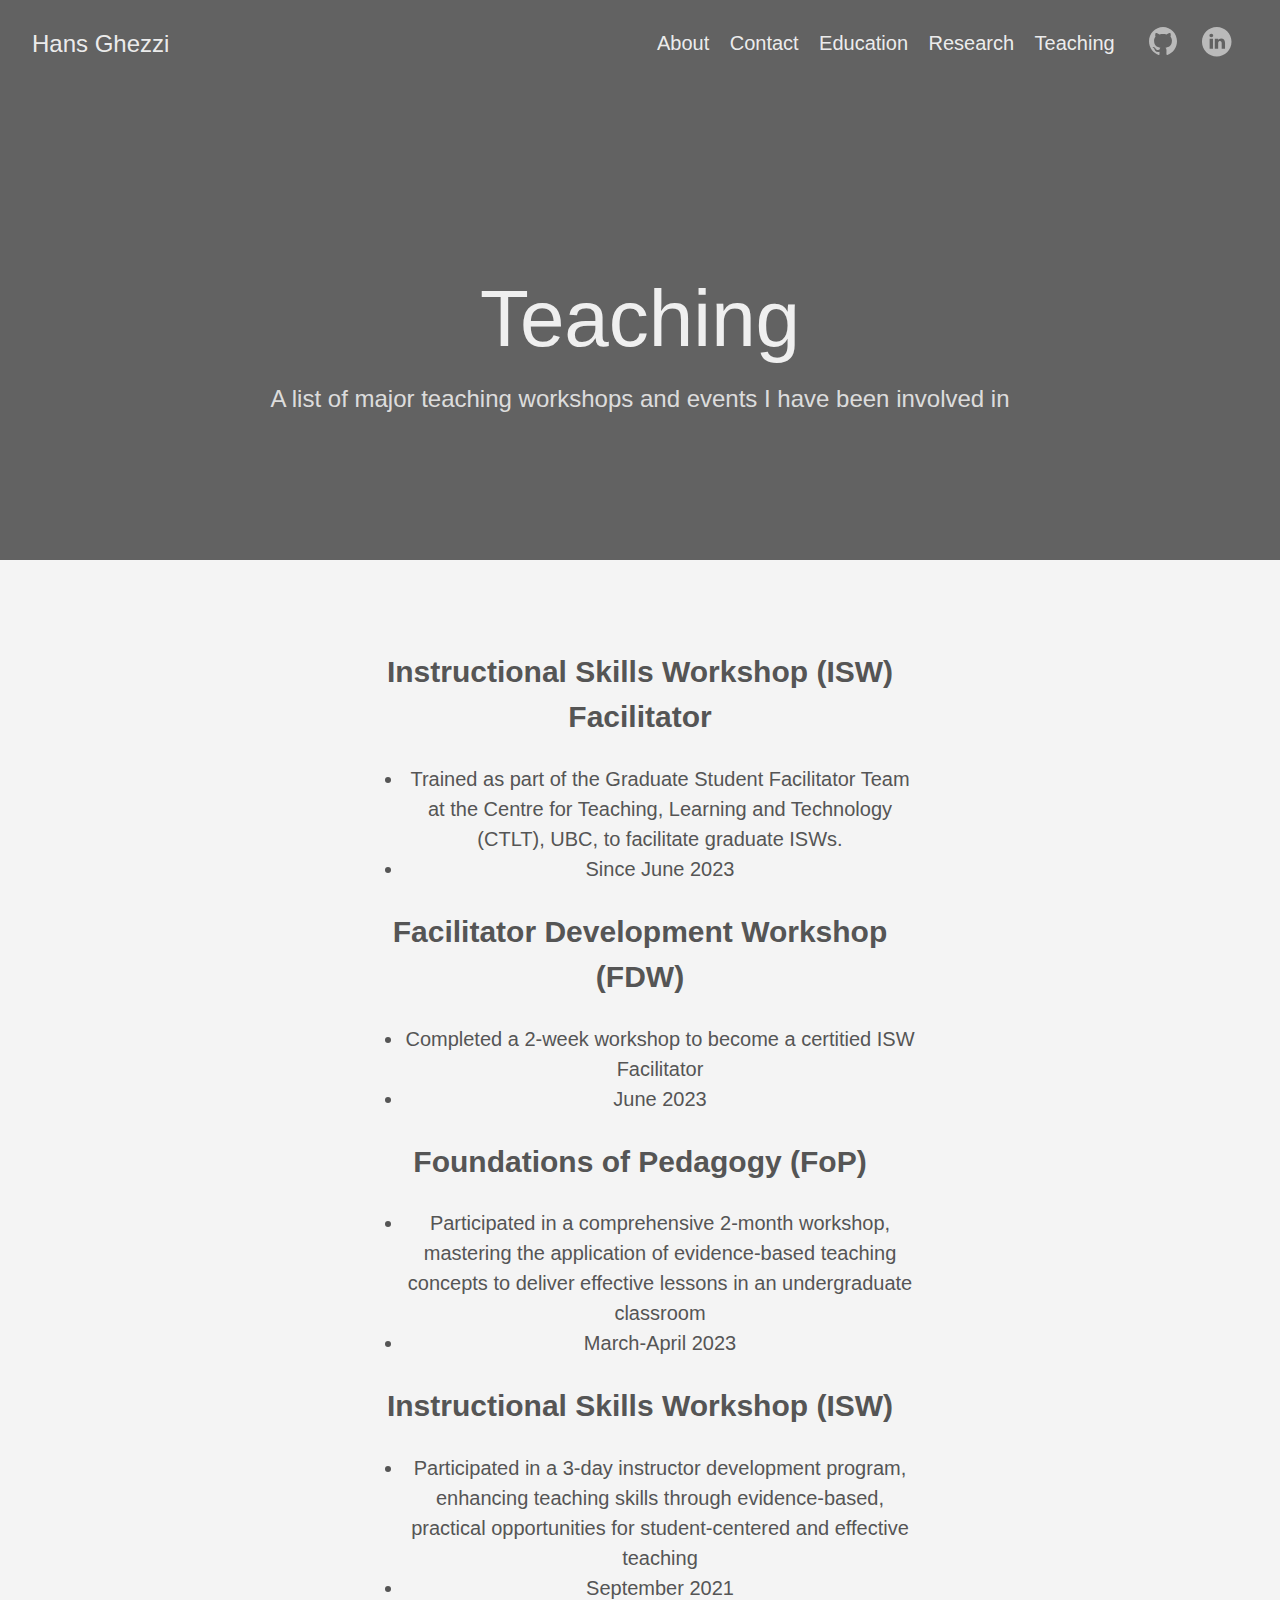
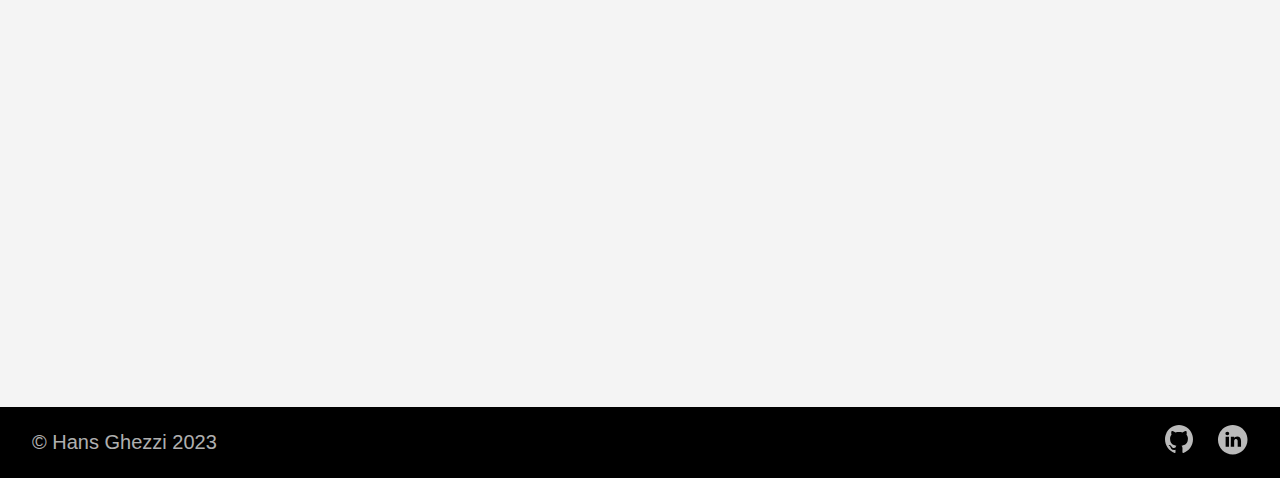
<file: teaching/page/1/index.html>
<!DOCTYPE html><html><head><title>https://hghezzi.github.io/hghezzi_portfolio/teaching/</title><link rel="canonical" href="https://hghezzi.github.io/hghezzi_portfolio/teaching/"/><meta name="robots" content="noindex"><meta charset="utf-8" /><meta http-equiv="refresh" content="0; url=https://hghezzi.github.io/hghezzi_portfolio/teaching/" /></head></html>
</file>
